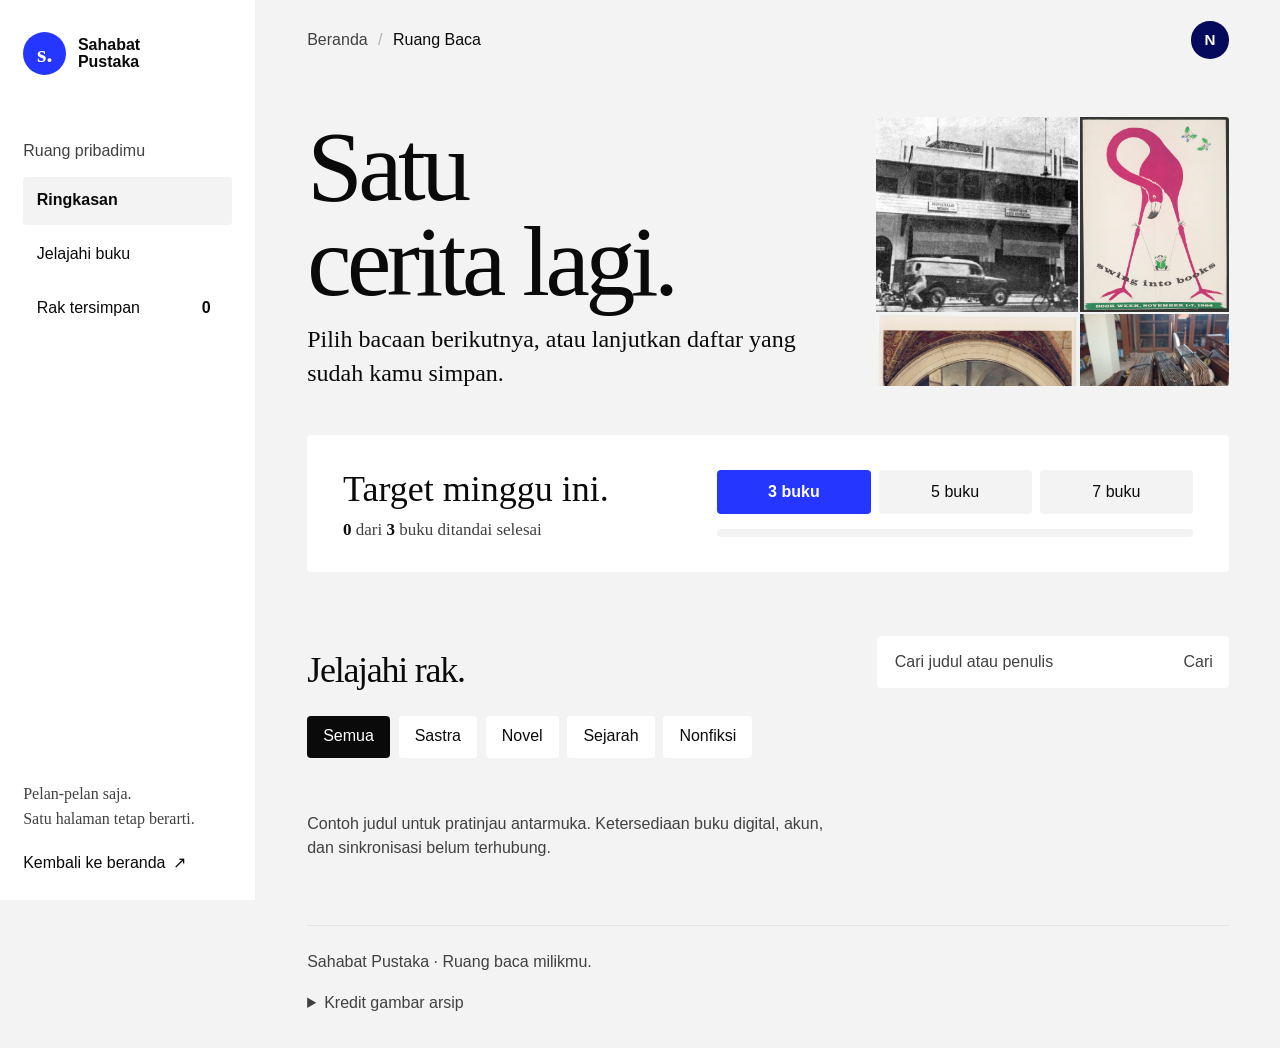
<file: pp.html>
<!doctype html>
<html lang="id">
  <head>
    <meta charset="utf-8" />
    <meta name="viewport" content="width=device-width, initial-scale=1" />
    <meta name="theme-color" content="#ffffff" />
    <meta
      name="description"
      content="Atur rak bacaan, temukan judul baru, dan jaga ritme membaca di Sahabat Pustaka."
    />
    <title>Ruang Baca — Sahabat Pustaka</title>
    <script>
      document.documentElement.classList.add("js");
    </script>
    <link rel="preconnect" href="https://api.fontshare.com" />
    <link rel="preconnect" href="https://cdn.fontshare.com" crossorigin />
    <link
      href="https://api.fontshare.com/v2/css?f[]=erode@400,500,600&display=swap"
      rel="stylesheet"
    />
    <link rel="stylesheet" href="styles.css" />
  </head>
  <body class="app-body">
    <div class="app-shell">
      <aside class="app-sidebar" aria-label="Navigasi ruang baca">
        <div class="sidebar-header">
          <a
            class="wordmark app-wordmark"
            href="index.html"
            aria-label="Sahabat Pustaka, halaman utama"
          >
            <span class="wordmark-mark" aria-hidden="true">s.</span>
            <span>Sahabat<br />Pustaka</span>
          </a>
          <div class="mobile-actions">
            <a
              class="mobile-back-link"
              href="index.html"
              aria-label="Kembali ke beranda"
            >
              <span aria-hidden="true">←</span> Beranda
            </a>
            <span class="profile-mark mobile-profile" aria-hidden="true"
              >N</span
            >
          </div>
        </div>
        <p class="sidebar-label">Ruang pribadimu</p>
        <nav class="app-nav" aria-label="Menu ruang baca">
          <button
            class="app-nav-link is-active"
            type="button"
            data-view="ringkasan"
            aria-current="page"
          >
            Ringkasan
          </button>
          <button class="app-nav-link" type="button" data-view="jelajahi">
            Jelajahi buku
          </button>
          <button class="app-nav-link" type="button" data-view="tersimpan">
            Rak tersimpan <span class="saved-count" data-saved-count>0</span>
          </button>
        </nav>
        <div class="sidebar-bottom">
          <p>Pelan-pelan saja.<br />Satu halaman tetap berarti.</p>
          <a href="index.html"
            >Kembali ke beranda <span aria-hidden="true">↗</span></a
          >
        </div>
      </aside>

      <main class="app-main">
        <header class="app-topbar">
          <nav class="breadcrumb" aria-label="Navigasi rekam jejak">
            <a href="index.html">Beranda</a>
            <span class="breadcrumb-separator" aria-hidden="true">/</span>
            <span aria-current="page">Ruang Baca</span>
          </nav>
          <div class="topbar-actions">
            <span
              class="profile-mark desktop-profile"
              aria-label="Profil pembaca"
              >N</span
            >
          </div>
        </header>

        <section class="app-welcome" aria-labelledby="app-title">
          <div class="welcome-copy">
            <h1 class="app-title" id="app-title" data-reveal>
              Satu cerita lagi.
            </h1>
            <p class="app-lead" data-reveal style="--reveal-delay: 80ms">
              Pilih bacaan berikutnya, atau lanjutkan daftar yang sudah kamu
              simpan.
            </p>
          </div>
          <div
            class="welcome-mosaic"
            aria-label="Arsip literasi Indonesia dan sejarah buku"
            data-reveal
            style="--reveal-delay: 160ms"
          >
            <img
              src="assets/yogyakarta-library-and-hatta-foundation-library-daerah.jpg"
              width="1384"
              height="1120"
              alt="Suasana Perpustakaan Yogyakarta pada 1953"
              loading="lazy"
            />
            <img
              src="assets/swing-into-books-book-week-november-1.jpg"
              width="1920"
              height="2512"
              alt="Poster pekan buku karya Bruno Munari, 1964"
              loading="lazy"
            />
            <img
              src="assets/manuscript-book-mural-in-evolution-of-the.jpg"
              width="1920"
              height="1553"
              alt="Mural tentang manuskrip karya John White Alexander, 1896"
              loading="lazy"
            />
            <img
              src="assets/lontar-manuscripts.jpg"
              width="1920"
              height="1440"
              alt="Koleksi naskah lontar di Bali"
              loading="lazy"
            />
          </div>
        </section>

        <section class="goal-section" data-ui aria-labelledby="goal-title">
          <div class="goal-copy" data-reveal>
            <h2 id="goal-title">Target minggu ini.</h2>
            <p>
              <strong data-goal-progress>0</strong> dari
              <strong data-goal-target>3</strong> buku ditandai selesai
            </p>
          </div>
          <div class="goal-controls" data-reveal style="--reveal-delay: 100ms">
            <div
              class="goal-options"
              role="group"
              aria-label="Pilih target buku per minggu"
            >
              <button type="button" data-goal="3" aria-pressed="true">
                3 buku
              </button>
              <button type="button" data-goal="5" aria-pressed="false">
                5 buku
              </button>
              <button type="button" data-goal="7" aria-pressed="false">
                7 buku
              </button>
            </div>
            <div
              class="goal-track"
              role="progressbar"
              aria-label="Kemajuan target baca mingguan"
              aria-valuemin="0"
              aria-valuemax="3"
              aria-valuenow="0"
            >
              <span class="goal-fill"></span>
            </div>
          </div>
        </section>

        <section class="library-section" aria-labelledby="library-title">
          <div class="library-heading">
            <div>
              <h2 id="library-title" data-reveal>Jelajahi rak.</h2>
            </div>
            <label
              class="search-field"
              data-reveal
              style="--reveal-delay: 80ms"
            >
              <span class="visually-hidden">Cari judul atau penulis</span>
              <input
                type="search"
                placeholder="Cari judul atau penulis"
                autocomplete="off"
                data-search
              />
              <span class="search-hint" aria-hidden="true">Cari</span>
            </label>
          </div>
          <div
            class="filter-list"
            role="group"
            aria-label="Filter kategori"
            data-reveal
            style="--reveal-delay: 150ms"
          >
            <button
              type="button"
              class="filter-button is-selected"
              data-filter="Semua"
              aria-pressed="true"
            >
              Semua
            </button>
            <button
              type="button"
              class="filter-button"
              data-filter="Sastra"
              aria-pressed="false"
            >
              Sastra
            </button>
            <button
              type="button"
              class="filter-button"
              data-filter="Novel"
              aria-pressed="false"
            >
              Novel
            </button>
            <button
              type="button"
              class="filter-button"
              data-filter="Sejarah"
              aria-pressed="false"
            >
              Sejarah
            </button>
            <button
              type="button"
              class="filter-button"
              data-filter="Nonfiksi"
              aria-pressed="false"
            >
              Nonfiksi
            </button>
          </div>
          <div class="book-list" data-book-list aria-live="polite"></div>
          <p class="empty-state" data-empty-state hidden>
            Tidak ada buku yang cocok. Coba kata pencarian atau kategori lain.
          </p>
          <p class="catalog-disclaimer">
            Contoh judul untuk pratinjau antarmuka. Ketersediaan buku digital,
            akun, dan sinkronisasi belum terhubung.
          </p>
        </section>

        <footer class="app-footer">
          <span>Sahabat Pustaka · Ruang baca milikmu.</span>
          <details class="app-credits">
            <summary>Kredit gambar arsip</summary>
            <ul>
              <li>
                <a
                  href="https://commons.wikimedia.org/wiki/File:Yogyakarta_Library_and_Hatta_Foundation_Library,_Daerah_Istimewa_Jogjakarta_(1953),_p879.jpg"
                  >Perpustakaan Yogyakarta dan Yayasan Hatta, 1953</a
                >
                · domain publik · Wikimedia Commons.
              </li>
              <li>
                <a
                  href="https://commons.wikimedia.org/wiki/File:Swing_into_books,_Book_week,_November_1-7,_1964.jpg"
                  >“Swing into books”, 1964</a
                >
                · Bruno Munari · domain publik · Wikimedia Commons.
              </li>
              <li>
                <a
                  href="https://commons.wikimedia.org/wiki/File:Manuscript_Book_mural_in_Evolution_of_the_Book_series,_John_W._Alexander._Library_of_Congress_Thomas_Jefferson_Building,_Washington,_D.C._LCCN2005675759.jpg"
                  >Mural “Manuscript Book”, 1896</a
                >
                · John White Alexander · domain publik · Wikimedia Commons.
              </li>
              <li>
                <a
                  href="https://commons.wikimedia.org/wiki/File:Lontar_manuscripts.jpg"
                  >“Lontar manuscripts”</a
                >
                · Carma citrawati · CC BY-SA 4.0 · Wikimedia Commons.
              </li>
            </ul>
          </details>
        </footer>
      </main>
    </div>
    <div class="toast" role="status" aria-live="polite" data-toast></div>
    <script src="site.js" defer></script>
    <script src="app.js" defer></script>
  </body>
</html>
</file>
<file: styles.css>
:root {
  --site-spacing-1-rem: 1rem;
  --site-viewport-size-3-2-vw: 3.2vw;
  --site-spacing-3-5-rem: 3.5rem;
  --site-type-size-3-125-rem: 3.125rem;
  --site-type-scale-7-8-vw: 7.8vw;
  --site-type-size-7-rem: 7rem;
  --site-type-size-2-25-rem: 2.25rem;
  --site-type-size-1-5-rem: 1.5rem;
  --site-type-size-1-0625-rem: 1.0625rem;
  --site-type-size-1-rem: 1rem;
  --site-easing-point-0-22: 0.22;
  --site-easing-point-1: 1;
  --site-easing-point-0-36: 0.36;
  --site-easing-point-0-32: 0.32;
  --site-easing-point-0-72: 0.72;
  --site-easing-point-0: 0;
  --site-numeric-value-0: 0;
  --site-line-height-1-55: 1.55;
  --site-border-size-2-px: 2px;
  --site-spacing-6-rem: 6rem;
  --site-viewport-size-12-vw: 12vw;
  --site-spacing-12-rem: 12rem;
  --site-line-height-1-4: 1.4;
  --site-text-measure-18-ch: 18ch;
  --site-line-height-0-98: 0.98;
  --site-letter-spacing-negative-0-035-em: -0.035em;
  --site-font-weight-500: 500;
  --site-element-size-6-25-rem: 6.25rem;
  --site-spacing-2-rem: 2rem;
  --site-spacing-0-72-rem: 0.72rem;
  --site-font-weight-600: 600;
  --site-line-height-1-05: 1.05;
  --site-element-size-2-7-rem: 2.7rem;
  --site-proportion-50-percent: 50%;
  --site-line-height-1: 1;
  --site-spacing-1-2-rem: 1.2rem;
  --site-viewport-size-3-vw: 3vw;
  --site-spacing-3-2-rem: 3.2rem;
  --site-spacing-0-6-rem: 0.6rem;
  --site-motion-duration-220-ms: 220ms;
  --site-transform-distance-negative-2-px: -2px;
  --site-spacing-4-rem: 4rem;
  --site-viewport-size-8-vw: 8vw;
  --site-spacing-8-rem: 8rem;
  --site-element-size-13-rem: 13rem;
  --site-viewport-size-25-vw: 25vw;
  --site-element-size-24-rem: 24rem;
  --site-grid-track-1-3-fr: 1.3fr;
  --site-grid-track-0-72-fr: 0.72fr;
  --site-grid-track-1-fr: 1fr;
  --site-grid-track-0-9-fr: 0.9fr;
  --site-spacing-2-px: 2px;
  --site-proportion-100-percent: 100%;
  --site-motion-duration-900-ms: 900ms;
  --site-transform-scale-1-035: 1.035;
  --site-image-crop-52-percent: 52%;
  --site-image-crop-50-percent: 50%;
  --site-image-crop-44-percent: 44%;
  --site-image-crop-54-percent: 54%;
  --site-image-crop-48-percent: 48%;
  --site-grid-share-42-percent: 42%;
  --site-grid-track-0: 0;
  --site-spacing-1-5-rem: 1.5rem;
  --site-spacing-2-5-rem: 2.5rem;
  --site-viewport-size-6-vw: 6vw;
  --site-numeric-value-1: 1;
  --site-numeric-value-2: 2;
  --site-text-measure-17-ch: 17ch;
  --site-spacing-0-9-rem: 0.9rem;
  --site-text-measure-12-ch: 12ch;
  --site-line-height-0-9: 0.9;
  --site-letter-spacing-negative-0-045-em: -0.045em;
  --site-spacing-0-1-em: 0.1em;
  --site-spacing-1-6-rem: 1.6rem;
  --site-spacing-3-rem: 3rem;
  --site-text-measure-37-ch: 37ch;
  --site-element-size-3-6-rem: 3.6rem;
  --site-spacing-1-3-rem: 1.3rem;
  --site-spacing-0-5-rem: 0.5rem;
  --site-spacing-0-55-rem: 0.55rem;
  --site-spacing-1-45-rem: 1.45rem;
  --site-corner-radius-999-px: 999px;
  --site-type-size-0-94-rem: 0.94rem;
  --site-motion-duration-240-ms: 240ms;
  --site-transform-scale-1-015: 1.015;
  --site-transform-scale-0-98: 0.98;
  --site-element-size-2-5-rem: 2.5rem;
  --site-color-component-255: 255;
  --site-color-component-18-percent: 18%;
  --site-type-size-1-15-rem: 1.15rem;
  --site-transform-distance-3-px: 3px;
  --site-transform-scale-1-05: 1.05;
  --site-spacing-1-4-rem: 1.4rem;
  --site-spacing-0-7-rem: 0.7rem;
  --site-element-size-2-6-rem: 2.6rem;
  --site-element-size-0-3-rem: 0.3rem;
  --site-spacing-1-15-rem: 1.15rem;
  --site-element-size-66-rem: 66rem;
  --site-text-measure-47-ch: 47ch;
  --site-spacing-1-8-rem: 1.8rem;
  --site-line-height-1-45: 1.45;
  --site-viewport-size-7-vw: 7vw;
  --site-spacing-6-5-rem: 6.5rem;
  --site-spacing-2-6-rem: 2.6rem;
  --site-spacing-0-3-rem: 0.3rem;
  --site-letter-spacing-negative-0-025-em: -0.025em;
  --site-flex-factor-0: 0;
  --site-spacing-0-2-rem: 0.2rem;
  --site-grid-track-3: 3;
  --site-viewport-size-2-8-vw: 2.8vw;
  --site-viewport-size-4-vw: 4vw;
  --site-spacing-3-7-rem: 3.7rem;
  --site-element-size-9-rem: 9rem;
  --site-viewport-size-17-vw: 17vw;
  --site-element-size-16-rem: 16rem;
  --site-spacing-0-75-rem: 0.75rem;
  --site-viewport-size-1-7-vw: 1.7vw;
  --site-spacing-1-35-rem: 1.35rem;
  --site-text-measure-15-ch: 15ch;
  --site-line-height-1-3: 1.3;
  --site-letter-spacing-0: 0;
  --site-spacing-0-85-rem: 0.85rem;
  --site-line-height-1-2: 1.2;
  --site-spacing-2-2-rem: 2.2rem;
  --site-dimension-3-2-rem: 3.2rem;
  --site-color-component-0-25-rem: 0.25rem;
  --site-line-height-1-1: 1.1;
  --site-text-measure-43-ch: 43ch;
  --site-color-component-86-percent: 86%;
  --site-proportion-42-percent: 42%;
  --site-viewport-size-5-vw: 5vw;
  --site-spacing-4-5-rem: 4.5rem;
  --site-spacing-0-45-rem: 0.45rem;
  --site-element-size-4-5-rem: 4.5rem;
  --site-element-size-7-rem: 7rem;
  --site-dimension-6-rem: 6rem;
  --site-grid-track-0-5-fr: 0.5fr;
  --site-dimension-12-rem: 12rem;
  --site-grid-track-1-25-fr: 1.25fr;
  --site-dimension-11-rem: 11rem;
  --site-dimension-2-rem: 2rem;
  --site-border-size-0-25-rem: 0.25rem;
  --site-transform-distance-5-px: 5px;
  --site-spacing-5-rem: 5rem;
  --site-viewport-size-10-vw: 10vw;
  --site-spacing-10-rem: 10rem;
  --site-text-measure-10-ch: 10ch;
  --site-spacing-0-4-rem: 0.4rem;
  --site-line-height-0-92: 0.92;
  --site-element-size-17-rem: 17rem;
  --site-letter-spacing-negative-0-04-em: -0.04em;
  --site-spacing-0-8-rem: 0.8rem;
  --site-opacity-0: 0;
  --site-opacity-1: 1;
  --site-motion-duration-760-ms: 760ms;
  --site-transform-distance-110-percent: 110%;
  --site-motion-delay-130-ms: 130ms;
  --site-transform-factor-0: 0;
  --site-viewport-size-100-dvh: 100dvh;
  --site-dimension-16-rem: 16rem;
  --site-color-component-1-px: 1px;
  --site-color-component-0: 0;
  --site-color-component-0-06: 0.06;
  --site-spacing-0-35-rem: 0.35rem;
  --site-element-size-3-rem: 3rem;
  --site-corner-radius-4-px: 4px;
  --site-motion-duration-200-ms: 200ms;
  --site-motion-duration-180-ms: 180ms;
  --site-color-component-0-03: 0.03;
  --site-element-size-1-5-rem: 1.5rem;
  --site-spacing-0-25-rem: 0.25rem;
  --site-element-size-82-rem: 82rem;
  --site-text-measure-60-ch: 60ch;
  --site-element-size-5-rem: 5rem;
  --site-spacing-0-65-rem: 0.65rem;
  --site-color-component-0-28: 0.28;
  --site-element-size-2-35-rem: 2.35rem;
  --site-type-size-0-95-rem: 0.95rem;
  --site-dimension-14-rem: 14rem;
  --site-grid-track-0-85-fr: 0.85fr;
  --site-spacing-2-8-rem: 2.8rem;
  --site-text-measure-16-ch: 16ch;
  --site-line-height-0-95: 0.95;
  --site-text-measure-38-ch: 38ch;
  --site-element-size-11-rem: 11rem;
  --site-viewport-size-21-vw: 21vw;
  --site-element-size-20-rem: 20rem;
  --site-grid-track-1-15-fr: 1.15fr;
  --site-corner-radius-3-px: 3px;
  --site-image-crop-38-percent: 38%;
  --site-image-crop-45-percent: 45%;
  --site-image-crop-55-percent: 55%;
  --site-motion-duration-1-2-s: 1.2s;
  --site-transform-scale-1-06: 1.06;
  --site-transform-scale-1: 1;
  --site-dimension-15-rem: 15rem;
  --site-element-size-2-75-rem: 2.75rem;
  --site-element-size-0-5-rem: 0.5rem;
  --site-spacing-0-95-rem: 0.95rem;
  --site-motion-duration-550-ms: 550ms;
  --site-dimension-6-5-rem: 6.5rem;
  --site-element-size-22-rem: 22rem;
  --site-proportion-48-percent: 48%;
  --site-element-size-3-2-rem: 3.2rem;
  --site-border-size-3-px: 3px;
  --site-element-size-2-65-rem: 2.65rem;
  --site-dimension-4-rem: 4rem;
  --site-dimension-7-rem: 7rem;
  --site-grid-track-0-8-fr: 0.8fr;
  --site-grid-track-0-7-fr: 0.7fr;
  --site-viewport-size-1-8-vw: 1.8vw;
  --site-element-size-6-4-rem: 6.4rem;
  --site-transform-distance-4-px: 4px;
  --site-color-component-3-px: 3px;
  --site-color-component-12-px: 12px;
  --site-color-component-0-04: 0.04;
  --site-element-size-3-5-rem: 3.5rem;
  --site-element-size-4-6-rem: 4.6rem;
  --site-corner-radius-2-px: 2px;
  --site-line-height-1-12: 1.12;
  --site-element-size-0-45-rem: 0.45rem;
  --site-spacing-0-px: 0px;
  --site-element-size-26-rem: 26rem;
  --site-viewport-size-100-vw: 100vw;
  --site-element-size-2-rem: 2rem;
  --site-transform-distance-0-8-rem: 0.8rem;
  --site-layer-100: 100;
  --site-color-component-4-px: 4px;
  --site-color-component-16-px: 16px;
  --site-color-component-0-18: 0.18;
  --site-element-size-1-px: 1px;
  --site-transform-distance-50-percent: 50%;
  --site-spacing-1-1-rem: 1.1rem;
  --site-dimension-0-2-em: 0.2em;
  --site-dimension-1-5-rem: 1.5rem;
  --site-layer-50: 50;
  --site-viewport-size-3-5-vw: 3.5vw;
  --site-color-component-0-08: 0.08;
  --site-color-component-2-px: 2px;
  --site-color-component-10-px: 10px;
  --site-type-size-0-875-rem: 0.875rem;
  --site-viewport-size-26-vw: 26vw;
  --site-spacing-1-25-rem: 1.25rem;
  --site-dimension-3-6-rem: 3.6rem;
  --site-grid-track-1-4-fr: 1.4fr;
  --site-element-size-5-5-rem: 5.5rem;
  --site-spacing-1-px: 1px;
  --site-text-measure-32-ch: 32ch;
  --site-element-size-3-25-rem: 3.25rem;
  --site-element-size-2-25-rem: 2.25rem;
  --site-element-size-8-7-rem: 8.7rem;
  --site-spacing-negative-1-2-rem: -1.2rem;
  --site-numeric-value-3: 3;
  --site-type-size-0-8125-rem: 0.8125rem;
  --site-element-size-1-35-rem: 1.35rem;
  --site-type-size-0-75-rem: 0.75rem;
  --site-element-size-11-5-rem: 11.5rem;
  --site-dimension-5-rem: 5rem;
  --site-element-size-5-2-rem: 5.2rem;
  --site-type-size-2-2-rem: 2.2rem;
  --site-type-scale-11-vw: 11vw;
  --site-type-size-2-75-rem: 2.75rem;
  --site-element-size-2-1-rem: 2.1rem;
  --site-type-size-1-05-rem: 1.05rem;
  --site-spacing-0-15-rem: 0.15rem;
  --site-element-size-1-2-rem: 1.2rem;
  --site-type-size-0-7-rem: 0.7rem;
  --site-motion-duration-0-01-ms: 0.01ms;
  color-scheme: light;
  --bg: #fff;
  --surface: #f3f3f3;
  --ink: #0a0a0a;
  --muted: #404040;
  --accent: #2436ff;
  --accent-ink: #fff;
  --red: #ff3b1f;
  --blue-deep: #050a5c;
  --page-gutter: clamp(
    var(--site-spacing-1-rem),
    var(--site-viewport-size-3-2-vw),
    var(--site-spacing-3-5-rem)
  );
  --display: clamp(
    var(--site-type-size-3-125-rem),
    var(--site-type-scale-7-8-vw),
    var(--site-type-size-7-rem)
  );
  --headline: var(--site-type-size-2-25-rem);
  --lead: var(--site-type-size-1-5-rem);
  --body: var(--site-type-size-1-0625-rem);
  --small: var(--site-type-size-1-rem);
  --ease-out: cubic-bezier(
    var(--site-easing-point-0-22),
    var(--site-easing-point-1),
    var(--site-easing-point-0-36),
    var(--site-easing-point-1)
  );
  --ease-motion: cubic-bezier(
    var(--site-easing-point-0-32),
    var(--site-easing-point-0-72),
    var(--site-easing-point-0),
    var(--site-easing-point-1)
  );
}

* {
  box-sizing: border-box;
}
html {
  scroll-behavior: smooth;
}
body {
  margin: var(--site-numeric-value-0);
  background: var(--bg);
  color: var(--ink);
  font-family: "Erode", Georgia, serif;
  font-size: var(--body);
  line-height: var(--site-line-height-1-55);
  font-kerning: normal;
  text-rendering: optimizeLegibility;
}
button,
input {
  font: inherit;
}
button,
a,
summary {
  -webkit-tap-highlight-color: transparent;
}
a {
  color: inherit;
  text-decoration: none;
}
button {
  color: inherit;
}
img {
  display: block;
  max-width: 100%;
}
figure,
p,
h1,
h2,
h3,
h4 {
  margin: var(--site-numeric-value-0);
}
::selection {
  background: var(--accent);
  color: var(--accent-ink);
}
:focus-visible {
  outline: var(--site-border-size-2-px) solid var(--accent);
  outline-offset: 4px;
}
.page-wrap {
  padding-inline: var(--page-gutter);
}
.section-space {
  padding-block: clamp(
    var(--site-spacing-6-rem),
    var(--site-viewport-size-12-vw),
    var(--site-spacing-12-rem)
  );
}
.section-overline,
.hero-note,
.archive-note,
.catalog-index,
.catalog-author,
.preview-kicker,
.preview-caption,
.catalog-note,
.catalog-disclaimer,
.sidebar-label,
.app-footer,
.footer-legal {
  font-family: "DM Sans", sans-serif;
}
.section-overline {
  font-size: var(--small);
  line-height: var(--site-line-height-1-4);
}
.leaf-1 {
  right: 5%;
  top: 15%;
}

.leaf-2 {
  left: 8%;
  bottom: 12%;

  width: 65px;
  height: 120px;

  transform: rotate(-35deg);
  animation-delay: 0.7s;
}

.leaf-3 {
  right: 12%;
  bottom: 7%;

  width: 45px;
  height: 100px;

  background: var(--accent);

  opacity: 0.2;

  transform: rotate(80deg);
  animation-delay: 1.1s;
}
.hero-art {
  position: relative;

  height: 490px;

  display: grid;
  place-items: center;
}

.writer-scene {
  position: relative;

  width: 360px;
  height: 360px;

  animation: breathe 4s ease-in-out infinite;
}

.orbit {
  position: absolute;

  border: 1px solid rgba(46, 125, 50, 0.18);
  border-radius: 50%;
}

.orbit-one {
  inset: 16px 24px 44px 10px;
  animation: orbit-spin 16s linear infinite;
}

.orbit-two {
  inset: 36px 8px 22px 30px;
  animation: orbit-spin-reverse 12s linear infinite;
}

.floating-card {
  position: absolute;

  display: grid;
  place-items: center;

  width: 60px;
  height: 60px;

  border-radius: 16px;

  background: rgba(255, 255, 255, 0.85);
  border: 1px solid rgba(46, 125, 50, 0.12);
  box-shadow: 0 18px 35px rgba(46, 125, 50, 0.12);

  color: var(--primary);
  font-size: 26px;
}

.card-one {
  left: 18px;
  top: 40px;
  animation: float-card 3.2s ease-in-out infinite;
}

.card-two {
  right: 30px;
  top: 88px;
  animation: float-card 3.8s ease-in-out infinite 0.5s;
}

.book-scene {
  position: absolute;
  left: 50%;
  bottom: 12px;

  width: 280px;
  height: 240px;

  transform: translateX(-50%);
}

.book-shadow {
  position: absolute;
  left: 50%;
  bottom: 0;

  width: 220px;
  height: 26px;

  transform: translateX(-50%);

  background: rgba(31, 74, 39, 0.16);
  border-radius: 50%;
  filter: blur(10px);
}

.book-page {
  position: absolute;
  bottom: 18px;
  width: 138px;
  height: 188px;

  border-radius: 16px 18px 18px 16px;

  border: 1px solid rgba(38, 51, 42, 0.08);
  box-shadow: 0 18px 40px rgba(0, 0, 0, 0.12);
}

.page-left {
  left: 18px;
  background: linear-gradient(180deg, #ffffff, #edf7ee);
  transform: rotate(-10deg);
}

.page-right {
  right: 18px;
  padding: 22px 18px;

  background: linear-gradient(135deg, #f8f0d5, #dfeed8);
  transform: rotate(8deg);
}

.page-lines {
  display: grid;
  gap: 14px;
  padding: 26px 18px 0;
}

.page-lines span {
  display: block;
  height: 8px;
  background: rgba(46, 125, 50, 0.18);
  border-radius: 999px;
}

.page-lines span:nth-child(2) {
  width: 75%;
}

.page-lines span:nth-child(3) {
  width: 90%;
}

.page-lines span:nth-child(4) {
  width: 60%;
}
.leaf {
  position: absolute;

  width: 95px;
  height: 170px;

  background: var(--secondary);

  border-radius: 100% 0 100% 0;

  opacity: 0.35;

  transform: rotate(35deg);
  animation: leaf-drift 6s ease-in-out infinite alternate;
}

.leaf-1 {
  right: 5%;
  top: 15%;
}

.leaf-2 {
  left: 8%;
  bottom: 12%;

  width: 65px;
  height: 120px;

  transform: rotate(-35deg);
  animation-delay: 0.7s;
}

.leaf-3 {
  right: 12%;
  bottom: 7%;

  width: 45px;
  height: 100px;

  background: var(--accent);

  opacity: 0.2;

  transform: rotate(80deg);
  animation-delay: 1.1s;
}

.section-title {
  max-width: var(--site-text-measure-18-ch);
  font-size: var(--headline);
  line-height: var(--site-line-height-0-98);
  letter-spacing: var(--site-letter-spacing-negative-0-035-em);
  font-weight: var(--site-font-weight-500);
  text-wrap: balance;
}
.site-header {
  min-height: var(--site-element-size-6-25-rem);
  display: flex;
  align-items: center;
  justify-content: space-between;
  gap: var(--site-spacing-2-rem);
}
.wordmark {
  display: inline-flex;
  align-items: center;
  gap: var(--site-spacing-0-72-rem);
  font-family: "DM Sans", sans-serif;
  font-size: var(--small);
  font-weight: var(--site-font-weight-600);
  line-height: var(--site-line-height-1-05);
}
.wordmark-mark {
  width: var(--site-element-size-2-7-rem);
  height: var(--site-element-size-2-7-rem);
  display: grid;
  place-items: center;
  background: var(--accent);
  color: var(--accent-ink);
  border-radius: var(--site-proportion-50-percent);
  font-family: "Erode", Georgia, serif;
  font-size: var(--lead);
  line-height: var(--site-line-height-1);
}
.site-nav {
  display: flex;
  align-items: center;
  gap: clamp(
    var(--site-spacing-1-2-rem),
    var(--site-viewport-size-3-vw),
    var(--site-spacing-3-2-rem)
  );
  font-family: "DM Sans", sans-serif;
  font-size: var(--small);
}
.site-nav a,
.text-link,
.footer-meta > a {
  display: inline-flex;
  align-items: center;
  gap: var(--site-spacing-0-6-rem);
  transition: transform var(--site-motion-duration-220-ms) var(--ease-motion);
}
.site-nav a:hover,
.text-link:hover,
.footer-meta > a:hover {
  transform: translateY(var(--site-transform-distance-negative-2-px));
}
.nav-action {
  font-weight: var(--site-font-weight-600);
}
.nav-action span,
.text-link span {
  font-size: var(--lead);
}

.masthead {
  padding-bottom: clamp(
    var(--site-spacing-4-rem),
    var(--site-viewport-size-8-vw),
    var(--site-spacing-8-rem)
  );
}
.archive-mosaic {
  height: clamp(
    var(--site-element-size-13-rem),
    var(--site-viewport-size-25-vw),
    var(--site-element-size-24-rem)
  );
  display: grid;
  grid-template-columns:
    var(--site-grid-track-1-3-fr) var(--site-grid-track-0-72-fr)
    var(--site-grid-track-1-fr) var(--site-grid-track-0-9-fr);
  overflow: hidden;
  background: var(--surface);
}
.mosaic-image {
  min-width: var(--site-numeric-value-0);
  position: relative;
  overflow: hidden;
}
.mosaic-image + .mosaic-image {
  margin-left: var(--site-spacing-2-px);
}
.mosaic-image img {
  width: var(--site-proportion-100-percent);
  height: var(--site-proportion-100-percent);
  object-fit: cover;
  transition: transform var(--site-motion-duration-900-ms) var(--ease-motion);
}
.mosaic-image:hover img {
  transform: scale(var(--site-transform-scale-1-035));
}
.mosaic-yogyakarta img {
  object-position: var(--site-image-crop-52-percent)
    var(--site-image-crop-50-percent);
}
.mosaic-poster img {
  object-position: var(--site-image-crop-50-percent)
    var(--site-image-crop-44-percent);
}
.mosaic-mural img {
  object-position: var(--site-image-crop-54-percent)
    var(--site-image-crop-44-percent);
}
.mosaic-study img {
  object-position: var(--site-image-crop-48-percent)
    var(--site-image-crop-54-percent);
}
.hero-copy {
  width: var(--site-proportion-100-percent);
  display: grid;
  grid-template-columns: var(--site-grid-share-42-percent) minmax(
      var(--site-grid-track-0),
      var(--site-grid-track-1-fr)
    );
  column-gap: var(--site-spacing-1-5-rem);
  padding-top: clamp(
    var(--site-spacing-2-5-rem),
    var(--site-viewport-size-6-vw),
    var(--site-spacing-6-rem)
  );
}
.hero-note {
  grid-column: var(--site-numeric-value-1);
  grid-row: var(--site-numeric-value-1) / span var(--site-numeric-value-2);
  align-self: start;
  max-width: var(--site-text-measure-17-ch);
  padding-top: var(--site-spacing-0-9-rem);
  font-size: var(--small);
}
.display-title {
  grid-column: var(--site-numeric-value-2);
  max-width: var(--site-text-measure-12-ch);
  font-size: var(--display);
  font-weight: var(--site-font-weight-500);
  line-height: var(--site-line-height-0-9);
  letter-spacing: var(--site-letter-spacing-negative-0-045-em);
  text-wrap: balance;
}
.masked-line {
  display: block;
  overflow: hidden;
  padding-bottom: var(--site-spacing-0-1-em);
  margin-bottom: -0.1em;
}
.masked-line > span {
  display: block;
}
.hero-bottom {
  grid-column: var(--site-numeric-value-2);
  display: flex;
  align-items: end;
  justify-content: space-between;
  gap: var(--site-spacing-2-rem);
  margin-top: clamp(
    var(--site-spacing-1-6-rem),
    var(--site-viewport-size-3-2-vw),
    var(--site-spacing-3-rem)
  );
}
.hero-description {
  max-width: var(--site-text-measure-37-ch);
  font-size: var(--lead);
  line-height: var(--site-line-height-1-4);
}
.button {
  display: inline-flex;
  min-height: var(--site-element-size-3-6-rem);
  align-items: center;
  justify-content: space-between;
  gap: var(--site-spacing-1-3-rem);
  padding: var(--site-spacing-0-5-rem) var(--site-spacing-0-55-rem)
    var(--site-spacing-0-5-rem) var(--site-spacing-1-45-rem);
  border: var(--site-numeric-value-0);
  border-radius: var(--site-corner-radius-999-px);
  font-family: "DM Sans", sans-serif;
  font-size: var(--site-type-size-0-94-rem);
  font-weight: var(--site-font-weight-600);
  transition: transform var(--site-motion-duration-240-ms) var(--ease-motion);
  white-space: nowrap;
}
.button:hover {
  transform: translateY(var(--site-transform-distance-negative-2-px))
    scale(var(--site-transform-scale-1-015));
}
.button:active {
  transform: scale(var(--site-transform-scale-0-98));
}
.button-blue {
  background: var(--accent);
  color: var(--accent-ink);
}
.button-paper {
  background: var(--bg);
  color: var(--ink);
}
.button-arrow {
  width: var(--site-element-size-2-5-rem);
  height: var(--site-element-size-2-5-rem);
  display: grid;
  place-items: center;
  border-radius: var(--site-proportion-50-percent);
  background: rgb(
    var(--site-color-component-255) var(--site-color-component-255)
      var(--site-color-component-255) / var(--site-color-component-18-percent)
  );
  font-size: var(--site-type-size-1-15-rem);
  transition: transform var(--site-motion-duration-240-ms) var(--ease-motion);
}
.button-paper .button-arrow {
  background: var(--surface);
}
.button:hover .button-arrow {
  transform: translate(
      var(--site-transform-distance-3-px),
      var(--site-transform-distance-negative-2-px)
    )
    scale(var(--site-transform-scale-1-05));
}
.archive-note {
  grid-column: var(--site-numeric-value-2);
  margin-top: var(--site-spacing-1-4-rem);
  color: var(--muted);
  font-size: var(--small);
}

.showcase-section {
  display: grid;
  grid-template-columns: var(--site-grid-share-42-percent) minmax(
      var(--site-grid-track-0),
      var(--site-grid-track-1-fr)
    );
  gap: var(--site-spacing-1-5-rem);
  align-items: start;
  background: var(--surface);
}
.section-aside {
  padding-top: var(--site-spacing-0-7-rem);
  font-size: var(--small);
}
.aside-mark {
  width: var(--site-element-size-2-6-rem);
  height: var(--site-element-size-0-3-rem);
  display: block;
  margin-bottom: var(--site-spacing-1-15-rem);
  background: var(--red);
}
.showcase-content {
  max-width: var(--site-element-size-66-rem);
}
.section-intro {
  max-width: var(--site-text-measure-47-ch);
  margin-top: var(--site-spacing-1-8-rem);
  font-size: var(--lead);
  line-height: var(--site-line-height-1-45);
}
.reading-preview {
  margin-top: clamp(
    var(--site-spacing-3-rem),
    var(--site-viewport-size-7-vw),
    var(--site-spacing-6-5-rem)
  );
  padding: clamp(
    var(--site-spacing-1-3-rem),
    var(--site-viewport-size-3-vw),
    var(--site-spacing-2-6-rem)
  );
  background: var(--bg);
}
.preview-heading {
  display: flex;
  align-items: start;
  justify-content: space-between;
  gap: var(--site-spacing-1-5-rem);
}
.preview-kicker {
  font-size: var(--small);
  color: var(--muted);
}
.preview-heading h3 {
  margin-top: var(--site-spacing-0-3-rem);
  font-size: var(--headline);
  line-height: var(--site-line-height-1-05);
  font-weight: var(--site-font-weight-500);
  letter-spacing: var(--site-letter-spacing-negative-0-025-em);
}
.preview-heading > a {
  display: inline-flex;
  flex: var(--site-flex-factor-0) var(--site-flex-factor-0) auto;
  gap: var(--site-spacing-0-5-rem);
  padding-top: var(--site-spacing-0-2-rem);
  font-family: "DM Sans", sans-serif;
  font-size: var(--small);
}
.preview-shelf {
  display: grid;
  grid-template-columns: repeat(
    var(--site-grid-track-3),
    minmax(var(--site-grid-track-0), var(--site-grid-track-1-fr))
  );
  gap: clamp(
    var(--site-spacing-1-2-rem),
    var(--site-viewport-size-2-8-vw),
    var(--site-spacing-3-rem)
  );
  margin-top: clamp(
    var(--site-spacing-2-rem),
    var(--site-viewport-size-4-vw),
    var(--site-spacing-3-7-rem)
  );
}
.preview-book {
  min-width: var(--site-numeric-value-0);
}
.book-cover {
  min-height: clamp(
    var(--site-element-size-9-rem),
    var(--site-viewport-size-17-vw),
    var(--site-element-size-16-rem)
  );
  display: flex;
  flex-direction: column;
  justify-content: space-between;
  padding: clamp(
    var(--site-spacing-0-75-rem),
    var(--site-viewport-size-1-7-vw),
    var(--site-spacing-1-35-rem)
  );
  color: var(--bg);
  font-size: var(--lead);
  line-height: var(--site-line-height-0-98);
  letter-spacing: var(--site-letter-spacing-negative-0-035-em);
}
.cover-blue {
  background: var(--accent);
}
.cover-red {
  background: var(--red);
  color: var(--ink);
}
.cover-ink {
  background: var(--ink);
}
.cover-author {
  max-width: var(--site-text-measure-15-ch);
  font-family: "DM Sans", sans-serif;
  font-size: var(--small);
  line-height: var(--site-line-height-1-3);
  letter-spacing: var(--site-letter-spacing-0);
}
.preview-book h4 {
  margin-top: var(--site-spacing-0-85-rem);
  font-size: var(--body);
  line-height: var(--site-line-height-1-2);
  font-weight: var(--site-font-weight-500);
}
.preview-book p {
  margin-top: var(--site-spacing-0-2-rem);
  color: var(--muted);
  font-family: "DM Sans", sans-serif;
  font-size: var(--small);
}
.preview-caption {
  margin-top: var(--site-spacing-2-2-rem);
  color: var(--muted);
  font-size: var(--small);
}

.method-section {
  background: var(--blue-deep);
  color: var(--bg);
}
.method-inner {
  display: grid;
  grid-template-columns: 42% minmax(0, 1fr);
  gap: var(--site-spacing-1-5-rem);
}
.method-heading {
  align-self: start;
}
.method-heading .section-title {
  max-width: var(--site-text-measure-18-ch);
}
.method-list {
  display: grid;
  gap: 0;
  margin: var(--site-numeric-value-0);
  padding: 0;
  list-style: none;
}
.method-list li {
  display: grid;
  grid-template-columns: var(--site-dimension-3-2-rem) minmax(
      var(--site-grid-track-0),
      var(--site-grid-track-1-fr)
    );
  gap: var(--site-spacing-1-2-rem);
  padding-block: var(--site-spacing-1-45-rem);
}
.method-list li + li {
  border-top: var(--site-color-component-0-25-rem) solid
    rgb(
      var(--site-color-component-255) var(--site-color-component-255)
        var(--site-color-component-255) / var(--site-color-component-18-percent)
    );
}
.method-symbol {
  color: var(--red);
  font-family: "DM Sans", sans-serif;
  font-size: var(--site-type-size-1-rem);
}
.method-list h3 {
  font-size: var(--lead);
  font-weight: 500;
  line-height: var(--site-line-height-1-1);
}
.method-list p {
  max-width: var(--site-text-measure-43-ch);
  margin-top: 0.55rem;
  color: rgb(
    var(--site-color-component-255) var(--site-color-component-255)
      var(--site-color-component-255) / var(--site-color-component-86-percent)
  );
}

.catalog-heading {
  display: flex;
  align-items: end;
  justify-content: space-between;
  gap: var(--site-spacing-2-rem);
  margin-left: var(--site-proportion-42-percent);
  margin-bottom: clamp(
    var(--site-spacing-2-5-rem),
    var(--site-viewport-size-5-vw),
    var(--site-spacing-4-5-rem)
  );
}
.catalog-heading .section-title {
  margin-top: var(--site-spacing-0-7-rem);
}
.text-link {
  padding-bottom: var(--site-spacing-0-45-rem);
  font-family: "DM Sans", sans-serif;
  font-size: var(--small);
  font-weight: 600;
}
.catalog-list {
  margin-left: var(--site-proportion-42-percent);
}
.catalog-row {
  min-height: clamp(
    var(--site-element-size-4-5-rem),
    var(--site-viewport-size-8-vw),
    var(--site-element-size-7-rem)
  );
  display: grid;
  grid-template-columns:
    minmax(var(--site-dimension-6-rem), var(--site-grid-track-0-5-fr))
    minmax(var(--site-dimension-12-rem), var(--site-grid-track-1-25-fr))
    minmax(var(--site-dimension-11-rem), var(--site-grid-track-1-fr)) var(
      --site-dimension-2-rem
    );
  gap: var(--site-spacing-1-rem);
  align-items: center;
  transition: transform var(--site-motion-duration-240-ms) var(--ease-motion);
}
.catalog-row + .catalog-row {
  border-top: var(--site-border-size-0-25-rem) solid var(--surface);
}
.catalog-row:hover {
  transform: translateX(var(--site-transform-distance-5-px));
}
.catalog-index,
.catalog-author {
  color: var(--muted);
  font-size: var(--small);
}
.catalog-name {
  font-size: var(--lead);
  line-height: 1.15;
}
.catalog-arrow {
  justify-self: end;
  font-size: var(--lead);
}
.catalog-note {
  margin: var(--site-spacing-1-5-rem) var(--site-numeric-value-0)
    var(--site-numeric-value-0) var(--site-proportion-42-percent);
  color: var(--muted);
  font-size: var(--small);
}

.closing-section {
  padding-block: clamp(
    var(--site-spacing-5-rem),
    var(--site-viewport-size-10-vw),
    var(--site-spacing-10-rem)
  );
  background: var(--accent);
  color: var(--accent-ink);
}
.closing-inner {
  display: grid;
  grid-template-columns: 42% minmax(0, 1fr);
  gap: var(--site-spacing-1-5-rem);
  align-items: start;
}
.closing-title {
  grid-column: var(--site-numeric-value-2);
  max-width: var(--site-text-measure-10-ch);
  margin-top: var(--site-spacing-0-4-rem);
  font-size: var(--display);
  line-height: var(--site-line-height-0-92);
  font-weight: var(--site-font-weight-500);
  letter-spacing: var(--site-letter-spacing-negative-0-045-em);
  text-wrap: balance;
}
.closing-inner .button {
  grid-column: var(--site-numeric-value-2);
  justify-self: start;
  margin-top: var(--site-spacing-1-5-rem);
}
.closing-note {
  grid-column: var(--site-numeric-value-2);
  max-width: 38ch;
  margin-top: var(--site-spacing-1-4-rem);
}
.site-footer {
  min-height: var(--site-element-size-17-rem);
  display: grid;
  grid-template-columns: var(--site-grid-share-42-percent) minmax(
      var(--site-grid-track-0),
      var(--site-grid-track-1-fr)
    );
  column-gap: var(--site-spacing-1-5-rem);
  align-content: space-between;
  padding-block: var(--site-spacing-3-rem) var(--site-spacing-2-rem);
}
.footer-wordmark {
  font-size: var(--headline);
  line-height: 0.95;
  letter-spacing: var(--site-letter-spacing-negative-0-04-em);
}
.footer-brand > p {
  margin-top: var(--site-spacing-0-9-rem);
  font-size: var(--small);
}
.footer-meta {
  display: flex;
  flex-direction: column;
  align-items: start;
  gap: 1.2rem;
  font-family: "DM Sans", sans-serif;
  font-size: var(--small);
}
.image-credits {
  width: var(--site-proportion-100-percent);
  max-width: 43rem;
}
.image-credits summary {
  width: fit-content;
  cursor: pointer;
}
.image-credits ul {
  display: grid;
  gap: 0.6rem;
  margin: var(--site-spacing-0-8-rem) var(--site-numeric-value-0)
    var(--site-numeric-value-0);
  padding-left: 1.1rem;
  line-height: var(--site-line-height-1-45);
}
.image-credits li a {
  text-decoration: underline;
  text-underline-offset: 0.2em;
}
.footer-legal {
  grid-column: var(--site-numeric-value-2);
  padding-top: 2.5rem;
  color: var(--muted);
  font-size: var(--small);
}

/* ==========================================================================
   Ruang Baca (App) Styles
   ========================================================================== */

.app-body {
  background: var(--surface);
  min-height: var(--site-viewport-size-100-dvh);
  overflow-x: hidden;
}

.app-shell {
  min-height: var(--site-viewport-size-100-dvh);
  display: grid;
  grid-template-columns: var(--site-dimension-16-rem) minmax(
      var(--site-grid-track-0),
      var(--site-grid-track-1-fr)
    );
  position: relative;
}

.app-sidebar {
  position: sticky;
  top: var(--site-numeric-value-0);
  height: var(--site-viewport-size-100-dvh);
  max-height: var(--site-viewport-size-100-dvh);
  overflow-y: auto;
  overscroll-behavior: contain;
  display: flex;
  flex-direction: column;
  align-items: start;
  padding: var(--site-spacing-2-rem) var(--site-spacing-1-45-rem)
    var(--site-spacing-1-5-rem);
  background: var(--bg);
  border-right: var(--site-color-component-1-px) solid
    rgba(
      var(--site-color-component-0),
      var(--site-color-component-0),
      var(--site-color-component-0),
      var(--site-color-component-0-06)
    );
  box-sizing: border-box;
}

.sidebar-header {
  width: var(--site-proportion-100-percent);
  margin-bottom: var(--site-spacing-4-rem);
}

.app-wordmark {
  margin-bottom: var(--site-numeric-value-0);
}

.mobile-actions {
  display: none;
}

.sidebar-label {
  margin-bottom: var(--site-spacing-0-8-rem);
  color: var(--muted);
  font-size: var(--small);
}

.app-nav {
  width: var(--site-proportion-100-percent);
  display: grid;
  gap: var(--site-spacing-0-35-rem);
}

.app-nav-link {
  min-height: var(--site-element-size-3-rem);
  display: flex;
  align-items: center;
  justify-content: space-between;
  padding: var(--site-numeric-value-0) var(--site-spacing-0-85-rem);
  border: var(--site-numeric-value-0);
  border-radius: var(--site-corner-radius-4-px);
  background: transparent;
  text-align: left;
  cursor: pointer;
  font-family: "DM Sans", sans-serif;
  font-size: var(--small);
  transition:
    transform var(--site-motion-duration-200-ms) var(--ease-motion),
    background var(--site-motion-duration-180-ms) ease;
}

.app-nav-link:hover {
  transform: translateX(var(--site-transform-distance-3-px));
  background: rgba(
    var(--site-color-component-0),
    var(--site-color-component-0),
    var(--site-color-component-0),
    var(--site-color-component-0-03)
  );
}

.app-nav-link.is-active {
  background: var(--surface);
  font-weight: var(--site-font-weight-600);
}

.saved-count {
  min-width: var(--site-element-size-1-5-rem);
  min-height: var(--site-element-size-1-5-rem);
  padding-inline: var(--site-spacing-0-25-rem);
  display: inline-grid;
  place-items: center;
  border-radius: var(--site-corner-radius-999-px);
  background: var(--bg);
  font-size: var(--small);
  font-weight: var(--site-font-weight-600);
  font-family: "DM Sans", sans-serif;
}

.sidebar-bottom {
  margin-top: auto;
  padding-top: var(--site-spacing-2-rem);
  font-size: var(--small);
}

.sidebar-bottom > p {
  color: var(--muted);
}

.sidebar-bottom > a {
  display: inline-flex;
  gap: var(--site-spacing-0-45-rem);
  align-items: center;
  margin-top: var(--site-spacing-1-2-rem);
  font-family: "DM Sans", sans-serif;
  font-size: var(--small);
  transition: transform var(--site-motion-duration-200-ms) var(--ease-motion);
}

.sidebar-bottom > a:hover {
  transform: translateX(var(--site-transform-distance-3-px));
}

.app-main {
  min-width: var(--site-numeric-value-0);
  width: var(--site-proportion-100-percent);
  padding: var(--site-numeric-value-0)
    clamp(
      var(--site-spacing-1-5-rem),
      var(--site-viewport-size-4-vw),
      var(--site-spacing-4-5-rem)
    );
  max-width: var(--site-element-size-82-rem);
  margin-inline: auto;
  box-sizing: border-box;
}

.app-main p {
  max-width: var(--site-text-measure-60-ch);
}

.app-topbar {
  min-height: var(--site-element-size-5-rem);
  display: flex;
  align-items: center;
  justify-content: space-between;
  gap: var(--site-spacing-1-rem);
  font-family: "DM Sans", sans-serif;
  font-size: var(--small);
}

.breadcrumb {
  display: flex;
  gap: var(--site-spacing-0-65-rem);
  align-items: center;
  color: var(--muted);
}

.breadcrumb a {
  color: var(--muted);
  transition: color var(--site-motion-duration-180-ms) ease;
}

.breadcrumb a:hover {
  color: var(--ink);
}

.breadcrumb-separator {
  color: rgba(
    var(--site-color-component-0),
    var(--site-color-component-0),
    var(--site-color-component-0),
    var(--site-color-component-0-28)
  );
}

.breadcrumb [aria-current="page"] {
  color: var(--ink);
  font-weight: var(--site-font-weight-500);
}

.topbar-actions {
  display: flex;
  align-items: center;
  gap: var(--site-spacing-0-75-rem);
}

.profile-mark {
  width: var(--site-element-size-2-35-rem);
  height: var(--site-element-size-2-35-rem);
  display: grid;
  place-items: center;
  border: var(--site-numeric-value-0);
  border-radius: var(--site-proportion-50-percent);
  background: var(--blue-deep);
  color: var(--bg);
  font-family: "DM Sans", sans-serif;
  font-weight: var(--site-font-weight-600);
  font-size: var(--site-type-size-0-95-rem);
  user-select: none;
}

.app-welcome {
  display: grid;
  grid-template-columns:
    minmax(var(--site-grid-track-0), var(--site-grid-track-1-25-fr))
    minmax(var(--site-dimension-14-rem), var(--site-grid-track-0-85-fr));
  gap: clamp(
    var(--site-spacing-1-5-rem),
    var(--site-viewport-size-4-vw),
    var(--site-spacing-4-rem)
  );
  align-items: center;
  padding-block: var(--site-spacing-2-rem) var(--site-spacing-2-8-rem);
}

.welcome-copy {
  min-width: var(--site-numeric-value-0);
}

.app-title {
  max-width: var(--site-text-measure-16-ch);
  margin-top: var(--site-spacing-0-5-rem);
  font-size: var(--display);
  line-height: var(--site-line-height-0-95);
  letter-spacing: var(--site-letter-spacing-negative-0-045-em);
  font-weight: var(--site-font-weight-500);
  text-wrap: balance;
}

.app-lead {
  max-width: var(--site-text-measure-38-ch);
  margin-top: var(--site-spacing-0-85-rem);
  font-size: var(--lead);
  line-height: var(--site-line-height-1-4);
}

.welcome-mosaic {
  height: clamp(
    var(--site-element-size-11-rem),
    var(--site-viewport-size-21-vw),
    var(--site-element-size-20-rem)
  );
  display: grid;
  grid-template-columns: var(--site-grid-track-1-15-fr) var(
      --site-grid-track-0-85-fr
    );
  grid-template-rows: var(--site-grid-track-1-fr) var(--site-grid-track-1-fr);
  gap: var(--site-spacing-2-px);
  overflow: hidden;
  background: var(--surface);
  border-radius: var(--site-corner-radius-3-px);
}

.welcome-mosaic img {
  width: var(--site-proportion-100-percent);
  height: var(--site-proportion-100-percent);
  object-fit: cover;
}

.welcome-mosaic img:nth-child(2) {
  object-position: center var(--site-image-crop-38-percent);
}
.welcome-mosaic img:nth-child(3) {
  object-position: center var(--site-image-crop-45-percent);
}
.welcome-mosaic img:nth-child(4) {
  object-position: center var(--site-image-crop-55-percent);
}
.welcome-mosaic img:first-child {
  animation: archive-settle var(--site-motion-duration-1-2-s) var(--ease-motion)
    both;
}
@keyframes archive-settle {
  from {
    transform: scale(var(--site-transform-scale-1-06));
  }
  to {
    transform: scale(var(--site-transform-scale-1));
  }
}

.goal-section {
  display: grid;
  grid-template-columns:
    minmax(var(--site-dimension-12-rem), var(--site-grid-track-0-85-fr))
    minmax(var(--site-dimension-15-rem), var(--site-grid-track-1-15-fr));
  gap: var(--site-spacing-2-rem);
  align-items: center;
  padding: var(--site-spacing-1-8-rem) var(--site-numeric-value-0);
  background: var(--bg);
  border-radius: var(--site-corner-radius-4-px);
}

.goal-copy {
  padding-left: clamp(
    var(--site-spacing-1-rem),
    var(--site-viewport-size-2-8-vw),
    var(--site-spacing-2-8-rem)
  );
}

.goal-copy h2 {
  margin-top: var(--site-spacing-0-4-rem);
  font-size: var(--headline);
  line-height: var(--site-line-height-1-1);
  font-weight: var(--site-font-weight-500);
}

.goal-copy > p:last-child {
  margin-top: var(--site-spacing-0-45-rem);
  color: var(--muted);
}

.goal-copy strong {
  color: var(--ink);
  font-weight: var(--site-font-weight-600);
}

.goal-controls {
  padding-right: clamp(
    var(--site-spacing-1-rem),
    var(--site-viewport-size-2-8-vw),
    var(--site-spacing-2-8-rem)
  );
}

.goal-options {
  display: grid;
  grid-template-columns: repeat(
    var(--site-grid-track-3),
    var(--site-grid-track-1-fr)
  );
  gap: var(--site-spacing-0-5-rem);
  width: var(--site-proportion-100-percent);
}

.goal-options button {
  min-height: var(--site-element-size-2-75-rem);
  padding: var(--site-spacing-0-45-rem) var(--site-spacing-0-5-rem);
  border: var(--site-numeric-value-0);
  border-radius: var(--site-corner-radius-4-px);
  background: var(--surface);
  cursor: pointer;
  font-family: "DM Sans", sans-serif;
  font-size: var(--small);
  text-align: center;
  width: var(--site-proportion-100-percent);
  transition:
    transform var(--site-motion-duration-200-ms) var(--ease-motion),
    background var(--site-motion-duration-180-ms) ease,
    color var(--site-motion-duration-180-ms) ease;
}

.goal-options button[aria-pressed="true"] {
  background: var(--accent);
  color: var(--accent-ink);
  font-weight: var(--site-font-weight-600);
}

.goal-options button:hover {
  transform: translateY(var(--site-transform-distance-negative-2-px));
}

.goal-track {
  height: var(--site-element-size-0-5-rem);
  margin-top: var(--site-spacing-0-95-rem);
  overflow: hidden;
  background: var(--surface);
  border-radius: var(--site-corner-radius-999-px);
}

.goal-fill {
  width: var(--site-numeric-value-0);
  height: var(--site-proportion-100-percent);
  display: block;
  background: var(--accent);
  border-radius: var(--site-corner-radius-999-px);
  transform: scaleX(var(--site-transform-factor-0));
  transform-origin: left;
  transition: transform var(--site-motion-duration-550-ms) var(--ease-motion);
}

.library-section {
  padding-block: clamp(
    var(--site-spacing-2-5-rem),
    var(--site-viewport-size-5-vw),
    var(--site-spacing-4-5-rem)
  );
  scroll-margin-top: var(--site-dimension-6-5-rem);
}

@media (min-width: 901px) {
  .library-section {
    scroll-margin-top: var(--site-dimension-2-rem);
  }
}

.library-heading {
  display: flex;
  justify-content: space-between;
  align-items: end;
  gap: var(--site-spacing-1-5-rem);
}

.library-heading h2 {
  margin-top: var(--site-spacing-0-4-rem);
  font-size: var(--headline);
  line-height: var(--site-line-height-1);
  letter-spacing: var(--site-letter-spacing-negative-0-035-em);
  font-weight: var(--site-font-weight-500);
}

.search-field {
  min-width: min(
    var(--site-element-size-22-rem),
    var(--site-proportion-48-percent)
  );
  min-height: var(--site-element-size-3-2-rem);
  display: flex;
  align-items: center;
  justify-content: space-between;
  gap: var(--site-spacing-0-75-rem);
  padding: var(--site-numeric-value-0) var(--site-spacing-1-rem);
  background: var(--bg);
  border-radius: var(--site-corner-radius-4-px);
}

.search-field input {
  width: var(--site-proportion-100-percent);
  min-width: var(--site-numeric-value-0);
  border: var(--site-numeric-value-0);
  outline: var(--site-numeric-value-0);
  background: transparent;
  color: var(--ink);
  font-family: "DM Sans", sans-serif;
  font-size: var(--site-type-size-1-rem);
}

.search-field input::placeholder {
  color: var(--muted);
}

.search-field:focus-within {
  outline: var(--site-border-size-2-px) solid var(--accent);
  outline-offset: var(--site-border-size-3-px);
}

.search-hint {
  color: var(--muted);
  font-family: "DM Sans", sans-serif;
  font-size: var(--small);
  flex-shrink: var(--site-flex-factor-0);
}

.filter-list {
  display: flex;
  gap: var(--site-spacing-0-55-rem);
  overflow-x: auto;
  padding-block: var(--site-spacing-0-35-rem);
  margin-top: var(--site-spacing-1-4-rem);
  -webkit-overflow-scrolling: touch;
  scrollbar-width: none;
}

.filter-list::-webkit-scrollbar {
  display: none;
}

.filter-button {
  flex: var(--site-flex-factor-0) var(--site-flex-factor-0) auto;
  min-height: var(--site-element-size-2-65-rem);
  padding: var(--site-spacing-0-4-rem) var(--site-spacing-1-rem);
  border: var(--site-numeric-value-0);
  border-radius: var(--site-corner-radius-4-px);
  background: var(--bg);
  cursor: pointer;
  font-family: "DM Sans", sans-serif;
  font-size: var(--small);
  white-space: nowrap;
  transition:
    transform var(--site-motion-duration-200-ms) var(--ease-motion),
    background var(--site-motion-duration-180-ms) ease,
    color var(--site-motion-duration-180-ms) ease;
}

.filter-button:hover {
  transform: translateY(var(--site-transform-distance-negative-2-px));
}

.filter-button.is-selected {
  background: var(--ink);
  color: var(--bg);
  font-weight: var(--site-font-weight-500);
}

.book-list {
  margin-top: var(--site-spacing-1-5-rem);
  display: grid;
  gap: var(--site-spacing-0-55-rem);
}

.book-row {
  display: grid;
  grid-template-columns:
    var(--site-dimension-4-rem) minmax(
      var(--site-dimension-11-rem),
      var(--site-grid-track-1-3-fr)
    )
    minmax(var(--site-dimension-7-rem), var(--site-grid-track-0-8-fr)) minmax(
      var(--site-dimension-6-5-rem),
      var(--site-grid-track-0-7-fr)
    )
    auto;
  gap: clamp(
    var(--site-spacing-0-75-rem),
    var(--site-viewport-size-1-8-vw),
    var(--site-spacing-1-6-rem)
  );
  align-items: center;
  min-height: var(--site-element-size-6-4-rem);
  padding: var(--site-spacing-0-85-rem) var(--site-spacing-1-15-rem);
  background: var(--bg);
  border-radius: var(--site-corner-radius-4-px);
  transition:
    transform var(--site-motion-duration-200-ms) var(--ease-motion),
    box-shadow var(--site-motion-duration-200-ms) var(--ease-motion);
}

.book-row:hover {
  transform: translateX(var(--site-transform-distance-4-px));
  box-shadow: var(--site-color-component-0) var(--site-color-component-3-px)
    var(--site-color-component-12-px)
    rgba(
      var(--site-color-component-0),
      var(--site-color-component-0),
      var(--site-color-component-0),
      var(--site-color-component-0-04)
    );
}

.book-spine {
  width: var(--site-element-size-3-5-rem);
  height: var(--site-element-size-4-6-rem);
  display: grid;
  place-items: center;
  padding: var(--site-spacing-0-35-rem);
  color: var(--bg);
  text-align: center;
  font-size: var(--small);
  line-height: var(--site-line-height-1-05);
  border-radius: var(--site-corner-radius-2-px);
  flex-shrink: var(--site-flex-factor-0);
}

.book-spine[data-tone="blue"] {
  background: var(--accent);
}
.book-spine[data-tone="red"] {
  background: var(--red);
  color: var(--ink);
}
.book-spine[data-tone="ink"] {
  background: var(--ink);
}
.book-spine[data-tone="deep"] {
  background: var(--blue-deep);
}

.book-info {
  min-width: var(--site-numeric-value-0);
}

.book-info h3 {
  overflow-wrap: anywhere;
  font-size: var(--lead);
  line-height: var(--site-line-height-1-12);
  font-weight: var(--site-font-weight-500);
}

.book-info p {
  margin-top: var(--site-spacing-0-25-rem);
  color: var(--muted);
  font-family: "DM Sans", sans-serif;
  font-size: var(--small);
}

.book-meta {
  color: var(--muted);
  font-family: "DM Sans", sans-serif;
  font-size: var(--small);
}

.book-status {
  display: inline-flex;
  align-items: center;
  gap: var(--site-spacing-0-45-rem);
  font-family: "DM Sans", sans-serif;
  font-size: var(--small);
  color: var(--muted);
}

.book-status::before {
  content: "";
  display: inline-block;
  width: var(--site-element-size-0-45-rem);
  height: var(--site-element-size-0-45-rem);
  border-radius: var(--site-proportion-50-percent);
  background: var(--muted);
  flex-shrink: var(--site-flex-factor-0);
}

.book-status.is-done {
  color: var(--accent);
  font-weight: var(--site-font-weight-500);
}

.book-status.is-done::before {
  background: var(--accent);
}

.book-actions {
  display: flex;
  gap: var(--site-spacing-0-45-rem);
  align-items: center;
}

.book-actions button {
  min-height: var(--site-element-size-2-65-rem);
  padding: var(--site-spacing-0-4-rem) var(--site-spacing-0-85-rem);
  border: var(--site-numeric-value-0);
  border-radius: var(--site-corner-radius-4-px);
  background: var(--surface);
  cursor: pointer;
  font-family: "DM Sans", sans-serif;
  font-size: var(--small);
  white-space: nowrap;
  transition:
    transform var(--site-motion-duration-200-ms) var(--ease-motion),
    background var(--site-motion-duration-180-ms) ease,
    color var(--site-motion-duration-180-ms) ease;
}

.book-actions button:hover {
  transform: translateY(var(--site-transform-distance-negative-2-px));
}

.book-actions .save-button[aria-pressed="true"] {
  background: var(--accent);
  color: var(--accent-ink);
  font-weight: var(--site-font-weight-500);
}

.book-actions .finish-button[aria-pressed="true"] {
  background: var(--blue-deep);
  color: var(--bg);
  font-weight: var(--site-font-weight-500);
}

.empty-state {
  padding: var(--site-spacing-2-5-rem) var(--site-numeric-value-0);
  color: var(--muted);
}

.catalog-disclaimer {
  margin-top: var(--site-spacing-1-5-rem);
  color: var(--muted);
  font-size: var(--small);
}

.app-footer {
  min-height: var(--site-element-size-4-5-rem);
  display: flex;
  flex-wrap: wrap;
  justify-content: space-between;
  align-items: baseline;
  gap: var(--site-spacing-1-rem);
  padding-block: var(--site-spacing-1-5-rem) var(--site-spacing-2-rem);
  color: var(--muted);
  font-size: var(--small);
  border-top: var(--site-color-component-1-px) solid
    rgba(
      var(--site-color-component-0),
      var(--site-color-component-0),
      var(--site-color-component-0),
      var(--site-color-component-0-06)
    );
}

.toast {
  position: fixed;
  right: clamp(
    var(--site-spacing-1-rem),
    var(--site-viewport-size-3-vw),
    var(--site-spacing-1-5-rem)
  );
  bottom: clamp(
    var(--site-spacing-1-rem),
    var(--site-viewport-size-3-vw),
    var(--site-spacing-1-5-rem)
  );
  bottom: calc(
    clamp(
        var(--site-spacing-1-rem),
        var(--site-viewport-size-3-vw),
        var(--site-spacing-1-5-rem)
      ) +
      env(safe-area-inset-bottom, var(--site-spacing-0-px))
  );
  max-width: min(
    var(--site-element-size-26-rem),
    calc(var(--site-viewport-size-100-vw) - var(--site-element-size-2-rem))
  );
  padding: var(--site-spacing-0-85-rem) var(--site-spacing-1-15-rem);
  background: var(--ink);
  color: var(--bg);
  font-family: "DM Sans", sans-serif;
  font-size: var(--small);
  border-radius: var(--site-corner-radius-4-px);
  opacity: var(--site-opacity-0);
  transform: translateY(var(--site-transform-distance-0-8-rem));
  pointer-events: none;
  transition:
    opacity var(--site-motion-duration-220-ms) var(--ease-out),
    transform var(--site-motion-duration-220-ms) var(--ease-out);
  z-index: var(--site-layer-100);
  box-shadow: var(--site-color-component-0) var(--site-color-component-4-px)
    var(--site-color-component-16-px)
    rgba(
      var(--site-color-component-0),
      var(--site-color-component-0),
      var(--site-color-component-0),
      var(--site-color-component-0-18)
    );
}

.toast.is-visible {
  opacity: var(--site-opacity-1);
  transform: none;
}

.visually-hidden {
  position: absolute;
  width: var(--site-element-size-1-px);
  height: var(--site-element-size-1-px);
  overflow: hidden;
  clip: rect(
    var(--site-numeric-value-0),
    var(--site-numeric-value-0),
    var(--site-numeric-value-0),
    var(--site-numeric-value-0)
  );
  white-space: nowrap;
  clip-path: inset(var(--site-transform-distance-50-percent));
}

.app-credits {
  flex-basis: var(--site-proportion-100-percent);
}

.app-credits summary {
  width: fit-content;
  cursor: pointer;
}

.app-credits ul {
  display: grid;
  gap: var(--site-spacing-0-6-rem);
  margin: var(--site-spacing-0-8-rem) var(--site-numeric-value-0)
    var(--site-numeric-value-0);
  padding-left: var(--site-spacing-1-1-rem);
  line-height: var(--site-line-height-1-45);
}

.app-credits li {
  overflow-wrap: anywhere;
}

.app-credits li a {
  text-decoration: underline;
  text-underline-offset: var(--site-dimension-0-2-em);
}

/* ==========================================================================
   Responsive Breakpoints
   ========================================================================== */

@media (max-width: 900px) {
  .hero-copy {
    grid-template-columns: minmax(
      var(--site-grid-track-0),
      var(--site-grid-track-1-fr)
    );
  }
  .display-title,
  .hero-bottom,
  .archive-note {
    grid-column: var(--site-numeric-value-1);
  }
  .hero-bottom {
    align-items: start;
    flex-direction: column;
    gap: var(--site-spacing-1-2-rem);
  }
  .showcase-section,
  .method-inner,
  .closing-inner,
  .site-footer {
    grid-template-columns: var(--site-grid-track-1-fr);
    gap: 2rem;
  }
  .catalog-heading,
  .catalog-list,
  .catalog-note {
    margin-left: var(--site-numeric-value-0);
  }
  .catalog-row {
    grid-template-columns:
      minmax(var(--site-dimension-4-rem), var(--site-grid-track-0-5-fr))
      minmax(var(--site-grid-track-0), var(--site-grid-track-1-25-fr)) minmax(
        var(--site-grid-track-0),
        var(--site-grid-track-1-fr)
      )
      var(--site-dimension-1-5-rem);
    gap: 0.75rem;
  }

  /* App Shell on Tablet */
  .app-shell {
    display: block;
    position: relative;
  }
  .app-sidebar {
    position: sticky;
    top: var(--site-numeric-value-0);
    z-index: var(--site-layer-50);
    min-height: var(--site-numeric-value-0);
    height: auto;
    max-height: none;
    overflow-y: visible;
    padding: var(--site-spacing-0-85-rem)
      clamp(
        var(--site-spacing-1-rem),
        var(--site-viewport-size-3-5-vw),
        var(--site-spacing-2-rem)
      );
    border-right: var(--site-numeric-value-0);
    border-bottom: var(--site-color-component-1-px) solid
      rgba(
        var(--site-color-component-0),
        var(--site-color-component-0),
        var(--site-color-component-0),
        var(--site-color-component-0-08)
      );
    box-shadow: var(--site-color-component-0) var(--site-color-component-2-px)
      var(--site-color-component-10-px)
      rgba(
        var(--site-color-component-0),
        var(--site-color-component-0),
        var(--site-color-component-0),
        var(--site-color-component-0-03)
      );
  }
  .sidebar-header {
    display: flex;
    align-items: center;
    justify-content: space-between;
    width: var(--site-proportion-100-percent);
    margin-bottom: var(--site-numeric-value-0);
  }
  .mobile-actions {
    display: flex;
    align-items: center;
    gap: var(--site-spacing-0-75-rem);
  }
  .mobile-back-link {
    display: inline-flex;
    align-items: center;
    gap: var(--site-spacing-0-35-rem);
    font-family: "DM Sans", sans-serif;
    font-size: var(--small);
    color: var(--muted);
    padding: var(--site-spacing-0-35-rem) var(--site-spacing-0-65-rem);
    border-radius: var(--site-corner-radius-999-px);
    background: var(--surface);
    transition:
      transform var(--site-motion-duration-200-ms) var(--ease-motion),
      color var(--site-motion-duration-200-ms) var(--ease-motion);
  }
  .mobile-back-link:hover {
    color: var(--ink);
    transform: translateX(var(--site-transform-distance-negative-2-px));
  }
  .sidebar-label,
  .sidebar-bottom {
    display: none;
  }
  .app-nav {
    display: grid;
    grid-template-columns: repeat(
      var(--site-grid-track-3),
      minmax(var(--site-grid-track-0), var(--site-grid-track-1-fr))
    );
    gap: var(--site-spacing-0-4-rem);
    width: var(--site-proportion-100-percent);
    margin-top: var(--site-spacing-0-75-rem);
  }
  .app-nav-link {
    min-height: var(--site-element-size-2-75-rem);
    justify-content: center;
    text-align: center;
    gap: var(--site-spacing-0-4-rem);
    padding: var(--site-spacing-0-35-rem) var(--site-spacing-0-5-rem);
    font-size: var(--site-type-size-0-875-rem);
    white-space: nowrap;
  }
  .app-nav-link:hover {
    transform: none;
  }
  .app-topbar {
    display: none;
  }
  .app-main {
    padding-inline: clamp(
      var(--site-spacing-1-rem),
      var(--site-viewport-size-3-5-vw),
      var(--site-spacing-2-5-rem)
    );
  }
  .app-welcome {
    grid-template-columns: var(--site-grid-track-1-fr);
    gap: var(--site-spacing-1-4-rem);
    padding-block: var(--site-spacing-1-8-rem) var(--site-spacing-2-2-rem);
  }
  .welcome-mosaic {
    height: clamp(
      var(--site-element-size-11-rem),
      var(--site-viewport-size-26-vw),
      var(--site-element-size-16-rem)
    );
  }
  .goal-section {
    grid-template-columns: var(--site-grid-track-1-fr);
    gap: var(--site-spacing-1-25-rem);
    padding: var(--site-spacing-1-4-rem)
      clamp(
        var(--site-spacing-1-rem),
        var(--site-viewport-size-3-vw),
        var(--site-spacing-2-rem)
      );
  }
  .goal-copy,
  .goal-controls {
    padding: var(--site-numeric-value-0);
  }
  .library-heading {
    flex-direction: column;
    align-items: stretch;
    gap: var(--site-spacing-1-rem);
  }
  .search-field {
    width: var(--site-proportion-100-percent);
    min-width: var(--site-numeric-value-0);
  }
  .book-row {
    grid-template-columns:
      var(--site-dimension-3-6-rem) minmax(
        var(--site-grid-track-0),
        var(--site-grid-track-1-4-fr)
      )
      minmax(var(--site-dimension-6-5-rem), var(--site-grid-track-0-8-fr))
      minmax(var(--site-dimension-6-rem), var(--site-grid-track-0-7-fr)) auto;
    gap: var(--site-spacing-0-85-rem);
    padding: var(--site-spacing-0-8-rem) var(--site-spacing-1-rem);
  }
}

@media (max-width: 640px) {
  :root {
    --page-gutter: var(--site-spacing-1-rem);
  }
  .site-header {
    min-height: var(--site-element-size-5-5-rem);
    gap: 1rem;
  }
  .site-nav {
    gap: var(--site-numeric-value-0);
  }
  .site-nav > a:not(.nav-action) {
    display: none;
  }
  .nav-action {
    font-size: var(--small);
  }
  .wordmark {
    font-size: var(--small);
  }
  .wordmark-mark {
    width: var(--site-element-size-2-35-rem);
    height: 2.35rem;
  }
  .archive-mosaic {
    height: var(--site-element-size-13-rem);
    grid-template-columns: 1.15fr 0.85fr;
    grid-template-rows: var(--site-grid-track-1-fr) var(--site-grid-track-1-fr);
  }
  .mosaic-image + .mosaic-image {
    margin-left: var(--site-spacing-1-px);
  }
  .mosaic-image:nth-child(3),
  .mosaic-image:nth-child(4) {
    margin-top: var(--site-spacing-1-px);
  }
  .hero-copy {
    grid-template-columns: var(--site-grid-track-1-fr);
    gap: 0;
    padding-top: var(--site-spacing-2-rem);
  }
  .display-title,
  .hero-bottom,
  .archive-note {
    grid-column: var(--site-numeric-value-1);
  }
  .display-title {
    font-size: var(--display);
  }
  .hero-bottom {
    align-items: start;
    flex-direction: column;
    gap: var(--site-spacing-1-2-rem);
    margin-top: 1.2rem;
  }
  .hero-description {
    max-width: var(--site-text-measure-32-ch);
    font-size: var(--lead);
  }
  .button {
    min-height: var(--site-element-size-3-25-rem);
  }
  .button-arrow {
    width: var(--site-element-size-2-25-rem);
    height: 2.25rem;
  }
  .archive-note {
    margin-top: var(--site-spacing-1-1-rem);
    font-size: var(--small);
  }
  .section-space {
    padding-block: var(--site-spacing-5-rem);
  }
  .showcase-section,
  .method-inner,
  .closing-inner,
  .site-footer {
    grid-template-columns: var(--site-grid-track-1-fr);
    gap: 2rem;
  }
  .section-intro {
    margin-top: var(--site-spacing-1-1-rem);
    font-size: var(--lead);
  }
  .reading-preview {
    margin-top: var(--site-spacing-2-5-rem);
    padding: 1.1rem;
  }
  .preview-heading {
    gap: var(--site-spacing-0-8-rem);
  }
  .preview-heading > a {
    font-size: var(--small);
  }
  .preview-shelf {
    gap: var(--site-spacing-0-75-rem);
    margin-top: 1.5rem;
  }
  .book-cover {
    min-height: var(--site-element-size-8-7-rem);
    padding: 0.65rem;
    font-size: var(--lead);
  }
  .cover-author {
    font-size: var(--small);
  }
  .preview-book h4 {
    font-size: var(--body);
  }
  .preview-book p {
    font-size: var(--small);
  }
  .preview-caption {
    margin-top: var(--site-spacing-1-5-rem);
  }
  .method-heading .section-title {
    max-width: var(--site-text-measure-18-ch);
  }
  .method-list li {
    grid-template-columns: var(--site-dimension-2-rem) minmax(
        var(--site-grid-track-0),
        var(--site-grid-track-1-fr)
      );
    gap: 0.8rem;
  }
  .catalog-heading {
    margin-left: var(--site-numeric-value-0);
    align-items: start;
    flex-direction: column;
    gap: 1.2rem;
    margin-bottom: var(--site-spacing-2-rem);
  }
  .catalog-list,
  .catalog-note {
    margin-left: var(--site-numeric-value-0);
  }
  .catalog-row {
    min-height: var(--site-element-size-5-5-rem);
    grid-template-columns: 4.5rem minmax(0, 1fr) 1.4rem;
    gap: var(--site-spacing-0-55-rem);
  }
  .catalog-author {
    grid-column: var(--site-numeric-value-2);
    grid-row: 2;
    margin-top: var(--site-spacing-negative-1-2-rem);
    font-size: var(--small);
  }
  .catalog-name {
    grid-column: var(--site-numeric-value-2);
    grid-row: 1;
    font-size: var(--lead);
  }
  .catalog-index {
    grid-column: var(--site-numeric-value-1);
    grid-row: 1 / span 2;
    font-size: var(--small);
  }
  .catalog-arrow {
    grid-column: var(--site-numeric-value-3);
    grid-row: 1 / span 2;
  }
  .closing-title,
  .closing-inner .button,
  .closing-note {
    grid-column: var(--site-numeric-value-1);
  }
  .closing-inner {
    gap: var(--site-spacing-1-rem);
  }
  .closing-title {
    font-size: var(--display);
  }
  .closing-inner .button {
    margin-top: var(--site-spacing-0-8-rem);
  }
  .site-footer {
    min-height: var(--site-numeric-value-0);
    padding-block: 3rem 1.5rem;
  }
  .footer-wordmark {
    font-size: var(--headline);
  }
  .footer-legal {
    grid-column: var(--site-numeric-value-1);
    padding-top: 2rem;
  }

  /* App on Mobile */
  .app-sidebar {
    padding: var(--site-spacing-0-75-rem) var(--site-spacing-1-rem);
  }
  .app-wordmark .wordmark-mark {
    width: var(--site-element-size-2-25-rem);
    height: var(--site-element-size-2-25-rem);
    font-size: var(--site-type-size-1-15-rem);
  }
  .app-nav {
    gap: var(--site-spacing-0-3-rem);
    margin-top: var(--site-spacing-0-65-rem);
  }
  .app-nav-link {
    min-height: var(--site-element-size-2-65-rem);
    padding: var(--site-spacing-0-35-rem) var(--site-spacing-0-25-rem);
    font-size: var(--site-type-size-0-8125-rem);
    gap: var(--site-spacing-0-3-rem);
  }
  .saved-count {
    min-width: var(--site-element-size-1-35-rem);
    min-height: var(--site-element-size-1-35-rem);
    font-size: var(--site-type-size-0-75-rem);
  }
  .app-main {
    padding-inline: var(--site-spacing-1-rem);
  }
  .app-welcome {
    padding-block: var(--site-spacing-1-5-rem) var(--site-spacing-1-8-rem);
    gap: var(--site-spacing-1-2-rem);
  }
  .welcome-mosaic {
    height: var(--site-element-size-11-5-rem);
  }
  .goal-section {
    padding: var(--site-spacing-1-25-rem) var(--site-spacing-1-rem);
    gap: var(--site-spacing-1-1-rem);
  }
  .library-section {
    padding-block: var(--site-spacing-2-5-rem) var(--site-spacing-3-5-rem);
  }
  .filter-list {
    margin-top: var(--site-spacing-1-1-rem);
  }
  .filter-button {
    min-height: var(--site-element-size-2-75-rem);
  }
  .book-row {
    grid-template-columns:
      var(--site-dimension-3-2-rem) minmax(
        var(--site-grid-track-0),
        var(--site-grid-track-1-fr)
      )
      minmax(var(--site-dimension-5-rem), auto) auto auto;
    grid-template-areas: "spine info meta status actions";
    column-gap: var(--site-spacing-0-85-rem);
    row-gap: var(--site-spacing-0-35-rem);
    padding: var(--site-spacing-0-95-rem);
  }
  .book-row:hover {
    transform: none;
  }
  .book-spine {
    grid-area: spine;
    width: var(--site-element-size-3-2-rem);
    height: var(--site-proportion-100-percent);
    min-height: var(--site-element-size-5-2-rem);
    align-self: stretch;
  }
  .book-info {
    grid-area: info;
  }
  .book-info h3 {
    font-size: var(--lead);
  }
  .book-meta {
    grid-area: meta;
    font-size: var(--small);
  }
  .book-status {
    grid-area: status;
  }
  .book-actions {
    grid-area: actions;
    display: grid;
    grid-template-columns: var(--site-grid-track-1-fr) var(
        --site-grid-track-1-fr
      );
    gap: var(--site-spacing-0-5-rem);
    width: var(--site-proportion-100-percent);
    margin-top: var(--site-spacing-0-5-rem);
    padding-top: var(--site-numeric-value-0);
  }
  .book-actions button {
    min-height: var(--site-element-size-2-75-rem);
    width: var(--site-proportion-100-percent);
    max-width: none;
    padding: var(--site-spacing-0-45-rem) var(--site-spacing-0-5-rem);
    font-size: var(--small);
    justify-content: center;
    text-align: center;
  }
  .app-footer {
    flex-direction: column;
    align-items: flex-start;
    gap: var(--site-spacing-0-75-rem);
  }
}

@media (max-width: 380px) {
  :root {
    --display: clamp(
      var(--site-type-size-2-2-rem),
      var(--site-type-scale-11-vw),
      var(--site-type-size-2-75-rem)
    );
  }
  .site-nav .nav-action {
    gap: var(--site-spacing-0-25-rem);
    font-size: 0.875rem;
  }
  .app-sidebar {
    padding-inline: var(--site-spacing-0-75-rem);
  }
  .app-wordmark {
    gap: var(--site-spacing-0-5-rem);
  }
  .app-wordmark .wordmark-mark {
    width: var(--site-element-size-2-1-rem);
    height: 2.1rem;
    font-size: var(--site-type-size-1-05-rem);
  }
  .mobile-back-link {
    font-size: var(--site-type-size-0-8125-rem);
    padding: 0.25rem 0.5rem;
  }
  .profile-mark {
    width: var(--site-element-size-2-1-rem);
    height: 2.1rem;
    font-size: var(--site-type-size-0-875-rem);
  }
  .app-nav-link {
    padding-inline: var(--site-spacing-0-15-rem);
    font-size: 0.75rem;
    gap: var(--site-spacing-0-2-rem);
  }
  .saved-count {
    min-width: var(--site-element-size-1-2-rem);
    min-height: 1.2rem;
    font-size: var(--site-type-size-0-7-rem);
  }
  .app-main {
    padding-inline: var(--site-spacing-0-75-rem);
  }
  .goal-section {
    padding-inline: var(--site-spacing-0-75-rem);
  }
  .goal-options button {
    font-size: var(--site-type-size-0-8125-rem);
    padding-inline: 0.25rem;
  }
  .book-row {
    padding: var(--site-spacing-0-8-rem) var(--site-spacing-0-65-rem);
    column-gap: 0.65rem;
  }
  .book-actions button {
    font-size: var(--site-type-size-0-8125-rem);
    padding-inline: 0.25rem;
  }
}

@media (prefers-reduced-motion: reduce) {
  html {
    scroll-behavior: auto;
  }
  *,
  *::before,
  *::after {
    animation-duration: var(--site-motion-duration-0-01-ms) !important;
    animation-iteration-count: 1 !important;
    transition-duration: var(--site-motion-duration-0-01-ms) !important;
  }
}

/* ===== Bagian 2: tema CEMARA ===== */
:root {
  --cemara-easing-point-0-32: 0.32;
  --cemara-easing-point-0-72: 0.72;
  --cemara-easing-point-0: 0;
  --cemara-easing-point-1: 1;
  --cemara-element-size-320-px: 320px;
  --cemara-type-size-17-px: 17px;
  --cemara-line-height-1-55: 1.55;
  --cemara-border-size-3-px: 3px;
  --cemara-border-size-4-px: 4px;
  --cemara-proportion-100-percent: 100%;
  --cemara-numeric-value-0: 0;
  --cemara-opacity-0: 0;
  --cemara-transform-distance-1-2-rem: 1.2rem;
  --cemara-opacity-1: 1;
  --cemara-motion-duration-720-ms: 720ms;
  --cemara-motion-duration-820-ms: 820ms;
  --cemara-motion-delay-0-ms: 0ms;
  --cemara-layer-50: 50;
  --cemara-element-size-5-5-rem: 5.5rem;
  --cemara-spacing-1-5-rem: 1.5rem;
  --cemara-spacing-0-8-rem: 0.8rem;
  --cemara-spacing-1-25-rem: 1.25rem;
  --cemara-viewport-size-5-vw: 5vw;
  --cemara-spacing-5-rem: 5rem;
  --cemara-flex-factor-0: 0;
  --cemara-element-size-2-8-rem: 2.8rem;
  --cemara-proportion-50-percent: 50%;
  --cemara-type-size-1-35-rem: 1.35rem;
  --cemara-line-height-1: 1;
  --cemara-type-size-1-rem: 1rem;
  --cemara-letter-spacing-negative-0-035-em: -0.035em;
  --cemara-spacing-0-1-rem: 0.1rem;
  --cemara-type-size-0-76-rem: 0.76rem;
  --cemara-line-height-1-3: 1.3;
  --cemara-flex-factor-1: 1;
  --cemara-viewport-size-1-6-vw: 1.6vw;
  --cemara-spacing-1-6-rem: 1.6rem;
  --cemara-type-size-0-88-rem: 0.88rem;
  --cemara-font-weight-500: 500;
  --cemara-motion-duration-180-ms: 180ms;
  --cemara-motion-duration-220-ms: 220ms;
  --cemara-transform-distance-negative-2-px: -2px;
  --cemara-font-weight-700: 700;
  --cemara-spacing-0-6-rem: 0.6rem;
  --cemara-element-size-2-75-rem: 2.75rem;
  --cemara-spacing-0-75-rem: 0.75rem;
  --cemara-corner-radius-999-px: 999px;
  --cemara-element-size-1-2-rem: 1.2rem;
  --cemara-element-size-2-px: 2px;
  --cemara-spacing-negative-0-36-rem: -0.36rem;
  --cemara-spacing-0-36-rem: 0.36rem;
  --cemara-element-size-3-1-rem: 3.1rem;
  --cemara-spacing-0-7-rem: 0.7rem;
  --cemara-spacing-1-2-rem: 1.2rem;
  --cemara-type-size-0-92-rem: 0.92rem;
  --cemara-font-weight-600: 600;
  --cemara-line-height-1-2: 1.2;
  --cemara-transform-scale-0-98: 0.98;
  --cemara-element-size-1600-px: 1600px;
  --cemara-element-size-46-rem: 46rem;
  --cemara-viewport-size-100-svh: 100svh;
  --cemara-grid-track-0: 0;
  --cemara-grid-track-1-08-fr: 1.08fr;
  --cemara-dimension-22-rem: 22rem;
  --cemara-grid-track-0-92-fr: 0.92fr;
  --cemara-spacing-2-rem: 2rem;
  --cemara-spacing-5-5-rem: 5.5rem;
  --cemara-spacing-3-5-rem: 3.5rem;
  --cemara-viewport-size-7-vw: 7vw;
  --cemara-spacing-7-rem: 7rem;
  --cemara-viewport-size-7-5-vw: 7.5vw;
  --cemara-spacing-7-5-rem: 7.5rem;
  --cemara-text-measure-10-5-ch: 10.5ch;
  --cemara-type-size-3-7-rem: 3.7rem;
  --cemara-type-scale-7-vw: 7vw;
  --cemara-type-size-6-9-rem: 6.9rem;
  --cemara-line-height-0-91: 0.91;
  --cemara-letter-spacing-negative-0-05-em: -0.05em;
  --cemara-text-measure-43-ch: 43ch;
  --cemara-type-size-1-08-rem: 1.08rem;
  --cemara-type-scale-1-45-vw: 1.45vw;
  --cemara-type-size-1-3-rem: 1.3rem;
  --cemara-line-height-1-5: 1.5;
  --cemara-spacing-1-8-rem: 1.8rem;
  --cemara-spacing-1-rem: 1rem;
  --cemara-viewport-size-2-5-vw: 2.5vw;
  --cemara-spacing-2-5-rem: 2.5rem;
  --cemara-type-size-1-8-rem: 1.8rem;
  --cemara-type-size-0-86-rem: 0.86rem;
  --cemara-element-size-23-rem: 23rem;
  --cemara-viewport-size-42-vw: 42vw;
  --cemara-element-size-37-rem: 37rem;
  --cemara-proportion-8-percent: 8%;
  --cemara-proportion-10-percent: 10%;
  --cemara-layer-negative-1: -1;
  --cemara-proportion-76-percent: 76%;
  --cemara-element-size-25-rem: 25rem;
  --cemara-aspect-ratio-1: 1;
  --cemara-motion-duration-850-ms: 850ms;
  --cemara-proportion-3-percent: 3%;
  --cemara-border-size-0-35-rem: 0.35rem;
  --cemara-proportion-12-percent: 12%;
  --cemara-border-size-0-2-rem: 0.2rem;
  --cemara-proportion-75-percent: 75%;
  --cemara-proportion-56-percent: 56%;
  --cemara-rotation-negative-5-deg: -5deg;
  --cemara-motion-duration-900-ms: 900ms;
  --cemara-motion-duration-120-ms: 120ms;
  --cemara-proportion-negative-5-percent: -5%;
  --cemara-proportion-negative-10-percent: -10%;
  --cemara-proportion-17-percent: 17%;
  --cemara-proportion-9-percent: 9%;
  --cemara-rotation-5-deg: 5deg;
  --cemara-spacing-0-55-rem: 0.55rem;
  --cemara-element-size-0-28-rem: 0.28rem;
  --cemara-proportion-84-percent: 84%;
  --cemara-proportion-67-percent: 67%;
  --cemara-proportion-91-percent: 91%;
  --cemara-type-size-1-2-rem: 1.2rem;
  --cemara-type-scale-2-5-vw: 2.5vw;
  --cemara-type-size-2-3-rem: 2.3rem;
  --cemara-line-height-0-95: 0.95;
  --cemara-type-size-0-7-rem: 0.7rem;
  --cemara-type-scale-1-vw: 1vw;
  --cemara-type-size-0-9-rem: 0.9rem;
  --cemara-spacing-0-5-rem: 0.5rem;
  --cemara-element-size-0-7-rem: 0.7rem;
  --cemara-proportion-48-percent: 48%;
  --cemara-rotation-29-deg: 29deg;
  --cemara-element-size-4-rem: 4rem;
  --cemara-element-size-7-rem: 7rem;
  --cemara-opacity-0-95: 0.95;
  --cemara-rotation-negative-40-deg: -40deg;
  --cemara-proportion-7-percent: 7%;
  --cemara-proportion-11-percent: 11%;
  --cemara-rotation-138-deg: 138deg;
  --cemara-element-size-2-7-rem: 2.7rem;
  --cemara-element-size-4-7-rem: 4.7rem;
  --cemara-rotation-50-deg: 50deg;
  --cemara-layer-2: 2;
  --cemara-element-size-3-5-rem: 3.5rem;
  --cemara-type-size-1-55-rem: 1.55rem;
  --cemara-proportion-1-percent: 1%;
  --cemara-rotation-negative-8-deg: -8deg;
  --cemara-proportion-18-percent: 18%;
  --cemara-rotation-7-deg: 7deg;
  --cemara-proportion-negative-2-percent: -2%;
  --cemara-proportion-4-percent: 4%;
  --cemara-spacing-0-9-rem: 0.9rem;
  --cemara-element-size-0-55-rem: 0.55rem;
  --cemara-element-size-0-65-rem: 0.65rem;
  --cemara-rotation-45-deg: 45deg;
  --cemara-transform-distance-1-rem: 1rem;
  --cemara-rotation-negative-12-deg: -12deg;
  --cemara-transform-scale-0-96: 0.96;
  --cemara-transform-scale-1: 1;
  --cemara-spacing-4-5-rem: 4.5rem;
  --cemara-viewport-size-9-vw: 9vw;
  --cemara-spacing-8-rem: 8rem;
  --cemara-element-size-1380-px: 1380px;
  --cemara-grid-track-1-fr: 1fr;
  --cemara-dimension-15-rem: 15rem;
  --cemara-grid-track-0-6-fr: 0.6fr;
  --cemara-spacing-3-rem: 3rem;
  --cemara-text-measure-17-ch: 17ch;
  --cemara-type-size-2-6-rem: 2.6rem;
  --cemara-type-scale-5-vw: 5vw;
  --cemara-type-size-4-6-rem: 4.6rem;
  --cemara-line-height-0-98: 0.98;
  --cemara-letter-spacing-negative-0-04-em: -0.04em;
  --cemara-text-measure-40-ch: 40ch;
  --cemara-type-size-1-1-rem: 1.1rem;
  --cemara-grid-track-3: 3;
  --cemara-motion-duration-240-ms: 240ms;
  --cemara-element-size-17-rem: 17rem;
  --cemara-element-size-12-rem: 12rem;
  --cemara-transform-distance-negative-4-px: -4px;
  --cemara-type-size-1-6-rem: 1.6rem;
  --cemara-line-height-1-1: 1.1;
  --cemara-grid-track-1-1-fr: 1.1fr;
  --cemara-grid-track-0-9-fr: 0.9fr;
  --cemara-spacing-1-4-rem: 1.4rem;
  --cemara-viewport-size-4-vw: 4vw;
  --cemara-type-size-2-1-rem: 2.1rem;
  --cemara-type-scale-4-vw: 4vw;
  --cemara-type-size-3-6-rem: 3.6rem;
  --cemara-text-measure-46-ch: 46ch;
  --cemara-type-size-1-05-rem: 1.05rem;
  --cemara-numeric-value-2: 2;
  --cemara-viewport-size-3-vw: 3vw;
  --cemara-text-measure-68-ch: 68ch;
  --cemara-type-scale-3-vw: 3vw;
  --cemara-type-size-2-8-rem: 2.8rem;
  --cemara-line-height-1-05: 1.05;
  --cemara-text-measure-15-ch: 15ch;
  --cemara-text-measure-57-ch: 57ch;
  --cemara-type-size-1-15-rem: 1.15rem;
  --cemara-type-scale-1-8-vw: 1.8vw;
  --cemara-type-size-1-5-rem: 1.5rem;
  --cemara-grid-track-5: 5;
  --cemara-spacing-0-65-rem: 0.65rem;
  --cemara-element-size-13-rem: 13rem;
  --cemara-type-size-2-2-rem: 2.2rem;
  --cemara-spacing-0-3-rem: 0.3rem;
  --cemara-line-height-1-4: 1.4;
  --cemara-element-size-900-px: 900px;
  --cemara-element-size-4-6-rem: 4.6rem;
  --cemara-type-scale-2-vw: 2vw;
  --cemara-type-size-1-4-rem: 1.4rem;
  --cemara-text-measure-70-ch: 70ch;
  --cemara-text-measure-18-ch: 18ch;
  --cemara-spacing-4-rem: 4rem;
  --cemara-spacing-1-3-rem: 1.3rem;
  --cemara-border-size-0-25-rem: 0.25rem;
  --cemara-numeric-value-1: 1;
  --cemara-numeric-value-negative-1: -1;
  --cemara-text-measure-42-ch: 42ch;
  --cemara-color-component-247: 247;
  --cemara-color-component-245: 245;
  --cemara-color-component-235: 235;
  --cemara-color-component-86-percent: 86%;
  --cemara-dimension-18-rem: 18rem;
  --cemara-grid-track-0-8-fr: 0.8fr;
  --cemara-viewport-size-6-vw: 6vw;
  --cemara-spacing-6-rem: 6rem;
  --cemara-element-size-41-rem: 41rem;
  --cemara-text-measure-12-ch: 12ch;
  --cemara-text-measure-44-ch: 44ch;
  --cemara-element-size-1-5-rem: 1.5rem;
  --cemara-spacing-0-2-rem: 0.2rem;
  --cemara-grid-track-4: 4;
  --cemara-element-size-14-rem: 14rem;
  --cemara-type-size-1-45-rem: 1.45rem;
  --cemara-spacing-0-45-rem: 0.45rem;
  --cemara-type-size-2-rem: 2rem;
  --cemara-text-measure-65-ch: 65ch;
  --cemara-dimension-0-2-em: 0.2em;
  --cemara-layer-40: 40;
  --cemara-element-size-3-rem: 3rem;
  --cemara-transform-distance-0-5-rem: 0.5rem;
  --cemara-motion-duration-200-ms: 200ms;
  --cemara-transform-distance-negative-3-px: -3px;
  --cemara-layer-120: 120;
  --cemara-layer-100: 100;
  --cemara-color-component-26: 26;
  --cemara-color-component-54: 54;
  --cemara-color-component-93: 93;
  --cemara-color-component-76-percent: 76%;
  --cemara-element-size-54-rem: 54rem;
  --cemara-viewport-size-90-svh: 90svh;
  --cemara-element-size-56-rem: 56rem;
  --cemara-type-size-3-5-rem: 3.5rem;
  --cemara-border-size-1-px: 1px;
  --cemara-line-height-1-75: 1.75;
  --cemara-element-size-60-rem: 60rem;
  --cemara-spacing-0-4-rem: 0.4rem;
  --cemara-type-size-0-85-rem: 0.85rem;
  --cemara-spacing-0-35-rem: 0.35rem;
  --cemara-type-size-0-82-rem: 0.82rem;
  --cemara-dimension-19-rem: 19rem;
  --cemara-grid-track-0-82-fr: 0.82fr;
  --cemara-type-size-5-8-rem: 5.8rem;
  --cemara-element-size-5-rem: 5rem;
  --cemara-element-size-24-rem: 24rem;
  --cemara-element-size-11-rem: 11rem;
  --cemara-grid-track-2: 2;
  --cemara-type-size-16-px: 16px;
  --cemara-element-size-4-75-rem: 4.75rem;
  --cemara-element-size-2-4-rem: 2.4rem;
  --cemara-spacing-0-15-rem: 0.15rem;
  --cemara-element-size-2-5-rem: 2.5rem;
  --cemara-spacing-2-25-rem: 2.25rem;
  --cemara-spacing-3-25-rem: 3.25rem;
  --cemara-text-measure-11-ch: 11ch;
  --cemara-type-size-3-25-rem: 3.25rem;
  --cemara-type-scale-13-vw: 13vw;
  --cemara-type-size-5-25-rem: 5.25rem;
  --cemara-text-measure-39-ch: 39ch;
  --cemara-text-measure-10-ch: 10ch;
  --cemara-type-size-0-84-rem: 0.84rem;
  --cemara-line-height-1-35: 1.35;
  --cemara-viewport-size-86-vw: 86vw;
  --cemara-type-size-2-45-rem: 2.45rem;
  --cemara-type-scale-10-vw: 10vw;
  --cemara-element-size-10-5-rem: 10.5rem;
  --cemara-element-size-4-2-rem: 4.2rem;
  --cemara-dimension-2-2-rem: 2.2rem;
  --cemara-viewport-size-92-svh: 92svh;
  --cemara-element-size-2-15-rem: 2.15rem;
  --cemara-type-size-3-rem: 3rem;
  --cemara-type-scale-12-5-vw: 12.5vw;
  --cemara-type-size-3-8-rem: 3.8rem;
  --cemara-proportion-40-percent: 40%;
  --cemara-motion-duration-0-01-ms: 0.01ms;
  --cemara-animation-count-1: 1;
  --cemara-grid-track-1-2-fr: 1.2fr;
  --cemara-dimension-16-rem: 16rem;
  --cemara-spacing-6-5-rem: 6.5rem;
  --cemara-element-size-58-rem: 58rem;
  --cemara-type-size-6-7-rem: 6.7rem;
  --cemara-line-height-0-93: 0.93;
  --cemara-text-measure-53-ch: 53ch;
  --cemara-type-scale-1-5-vw: 1.5vw;
  --cemara-type-size-1-25-rem: 1.25rem;
  --cemara-spacing-1-7-rem: 1.7rem;
  --cemara-spacing-0-85-rem: 0.85rem;
  --cemara-element-size-15-rem: 15rem;
  --cemara-viewport-size-27-vw: 27vw;
  --cemara-spacing-3-2-rem: 3.2rem;
  --cemara-proportion-14-percent: 14%;
  --cemara-rotation-negative-6-deg: -6deg;
  --cemara-layer-1: 1;
  --cemara-type-size-2-7-rem: 2.7rem;
  --cemara-type-scale-6-vw: 6vw;
  --cemara-type-size-5-6-rem: 5.6rem;
  --cemara-letter-spacing-negative-0-07-em: -0.07em;
  --cemara-line-height-0-9: 0.9;
  --cemara-viewport-size-28-vw: 28vw;
  --cemara-text-measure-13-ch: 13ch;
  --cemara-type-size-2-25-rem: 2.25rem;
  --cemara-type-scale-9-vw: 9vw;
  --cemara-element-size-9-rem: 9rem;
  --cemara-viewport-size-8-vw: 8vw;
  --cemara-grid-track-0-7-fr: 0.7fr;
  --cemara-type-size-4-4-rem: 4.4rem;
  --cemara-spacing-1-1-rem: 1.1rem;
  --cemara-spacing-2-2-rem: 2.2rem;
  --cemara-border-size-2-px: 2px;
  --cemara-element-size-0-8-rem: 0.8rem;
  --cemara-motion-duration-1-5-s: 1.5s;
  --cemara-proportion-35-percent: 35%;
  --cemara-element-size-1-3-rem: 1.3rem;
  --cemara-opacity-0-45: 0.45;
  --cemara-viewport-size-21-vw: 21vw;
  --cemara-element-size-18-rem: 18rem;
  --cemara-type-size-2-4-rem: 2.4rem;
  --cemara-type-scale-4-8-vw: 4.8vw;
  --cemara-type-size-4-rem: 4rem;
  --cemara-grid-track-1-35-fr: 1.35fr;
  --cemara-grid-track-0-75-fr: 0.75fr;
  --cemara-grid-track-0-95-fr: 0.95fr;
  --cemara-viewport-size-23-vw: 23vw;
  --cemara-element-size-21-rem: 21rem;
  --cemara-dimension-14-rem: 14rem;
  --cemara-type-size-5-rem: 5rem;
  --cemara-type-size-3-1-rem: 3.1rem;
  --cemara-type-scale-12-vw: 12vw;
  --cemara-type-size-4-5-rem: 4.5rem;
  --cemara-type-scale-17-vw: 17vw;
  --cemara-type-size-2-5-rem: 2.5rem;
  --cemara-dimension-7-rem: 7rem;
  --cemara-numeric-value-3: 3;
}

body.cemara-page {
  --cemara-hero-scene-duration: 4s;
  --cemara-hero-orbit-duration: 16s;
  --cemara-hero-orbit-reverse-duration: 12s;
  --cemara-hero-card-duration: 3.2s;
  --cemara-hero-card-reverse-duration: 3.8s;
  --cemara-hero-card-delay: 0.5s;
  --cemara-hero-pen-duration: 2.6s;
  --cemara-hero-leaf-duration: 6s;
  --cemara-hero-leaf-second-delay: 0.7s;
  --cemara-hero-leaf-third-delay: 1.1s;
  --cemara-hero-pulse-duration: 1.5s;
  --cemara-hero-spark-duration: 2.4s;
  --cemara-hero-float-distance: 0.75rem;
  --cemara-hero-drift-distance: 0.5rem;
  --cemara-hero-card-rotation: 4deg;
  --cemara-rotation-360-deg: 360deg;
  --cemara-transform-scale-1-2: 1.2;
  --cemara-transform-scale-1-4: 1.4;
  --cemara-opacity-0-7: 0.7;
  --cemara-opacity-0-9: 0.9;
  --cemara-collection-art-desktop-scale: 0.72;
  --cemara-collection-art-mobile-scale: 0.48;
  --cemara-collection-art-scene-offset: -50%;
  --cemara-catalog-sidebar-width: 17rem;
  --cemara-catalog-layout-gap: clamp(2rem, 4vw, 4rem);
  --cemara-catalog-card-gap: 1.25rem;
  --cemara-catalog-card-padding: 1.25rem;
  --cemara-catalog-cover-width: 10rem;
  --cemara-catalog-mobile-cover-width: 7rem;
  --cemara-catalog-filter-gap: 0.25rem;
  --cemara-catalog-filter-indent: 0.85rem;
  --cemara-catalog-sidebar-top: 7rem;
  --cemara-catalog-search-height: 3.5rem;
  --cemara-catalog-skeleton-cover-height: 13rem;
  --cemara-catalog-skeleton-line-height: 1rem;
  --cemara-catalog-skeleton-title-height: 1.5rem;
  --cemara-catalog-description-height: 3rem;
  --cemara-catalog-mobile-cover-height: 10rem;
  --cemara-catalog-category-width: 25%;
  --cemara-catalog-title-width: 65%;
  --cemara-catalog-description-lines: 3;
  --bg: #f7f5eb;
  --surface: #e9d8a6;
  --surface-2: #f0e8cb;
  --ink: #1a365d;
  --text: #1a365d;
  --muted: #36506f;
  --accent: #c53030;
  --accent-fg: #c53030;
  --accent-ink: #f7f5eb;
  --accent-hover: #a92727;
  --primary: #c53030;
  --red: #c53030;
  --green: #2f855a;
  --green-deep: #236944;
  --gold: #9a7b31;
  --blue-deep: #1a365d;
  --border: #e9d8a6;
  --ease-motion: cubic-bezier(
    var(--cemara-easing-point-0-32),
    var(--cemara-easing-point-0-72),
    var(--cemara-easing-point-0),
    var(--cemara-easing-point-1)
  );
  min-width: var(--cemara-element-size-320-px);
  overflow-x: hidden;
  background: var(--bg);
  color: var(--ink);
  font-family: "Erode", Georgia, serif;
  font-size: var(--cemara-type-size-17-px);
  line-height: var(--cemara-line-height-1-55);
}
.cemara-page .hidden {
  display: none !important;
}
body.cemara-page[data-theme="dark"],
html[data-theme="dark"] body.cemara-page {
  color-scheme: dark;
  --bg: #000;
  --surface: #171717;
  --surface-2: #242424;
  --ink: #f7f5eb;
  --text: #f7f5eb;
  --muted: #c9c9c9;
  --accent: #ff6b6b;
  --accent-fg: #ff9999;
  --accent-ink: #000;
  --accent-hover: #ff9292;
  --primary: #ff6b6b;
  --red: #ff6b6b;
  --green: #65d6a2;
  --green-deep: #4bd18f;
  --gold: #f5d76e;
  --blue-deep: #91aaff;
  --border: #454545;
}

.cemara-page *,
.cemara-page *::before,
.cemara-page *::after {
  box-sizing: border-box;
}
.cemara-page :focus-visible {
  outline: var(--cemara-border-size-3-px) solid var(--gold);
  outline-offset: var(--cemara-border-size-4-px);
}
.cemara-page a {
  color: inherit;
  text-decoration: none;
}
.cemara-page button,
.cemara-page input {
  font: inherit;
}
.cemara-page button {
  color: inherit;
}
.cemara-page img {
  display: block;
  max-width: var(--cemara-proportion-100-percent);
}
.cemara-page h1,
.cemara-page h2,
.cemara-page h3,
.cemara-page h4,
.cemara-page p {
  margin: var(--cemara-numeric-value-0);
}
.cemara-page main {
  overflow: clip;
}
html.cemara-motion-ready .cemara-page [data-cemara-reveal] {
  opacity: var(--cemara-opacity-0);
  transform: translateY(var(--cemara-transform-distance-1-2-rem));
}
html.cemara-motion-ready .cemara-page [data-cemara-reveal].is-revealed {
  opacity: var(--cemara-opacity-1);
  transform: none;
  transition:
    opacity var(--cemara-motion-duration-720-ms) var(--ease-out),
    transform var(--cemara-motion-duration-820-ms) var(--ease-out);
  transition-delay: var(--cemara-reveal-delay, var(--cemara-motion-delay-0-ms));
}

.cemara-page .site-header {
  position: sticky;
  top: var(--cemara-numeric-value-0);
  z-index: var(--cemara-layer-50);
  min-height: var(--cemara-element-size-5-5-rem);
  display: flex;
  align-items: center;
  justify-content: space-between;
  gap: var(--cemara-spacing-1-5-rem);
  padding: var(--cemara-spacing-0-8-rem)
    clamp(
      var(--cemara-spacing-1-25-rem),
      var(--cemara-viewport-size-5-vw),
      var(--cemara-spacing-5-rem)
    );
  background: var(--bg);
}

.cemara-page .brand {
  display: inline-flex;
  flex: var(--cemara-flex-factor-0) var(--cemara-flex-factor-0) auto;
  align-items: center;
  gap: var(--cemara-spacing-0-8-rem);
  min-width: var(--cemara-numeric-value-0);
  color: var(--ink);
  font-family: "DM Sans", sans-serif;
}
.cemara-page .brand-mark {
  width: var(--cemara-element-size-2-8-rem);
  height: var(--cemara-element-size-2-8-rem);
  display: grid;
  flex: var(--cemara-flex-factor-0) var(--cemara-flex-factor-0) auto;
  place-items: center;
  border: var(--cemara-numeric-value-0);
  border-radius: var(--cemara-proportion-50-percent);
  background: var(--ink);
  color: var(--bg);
  font-family: "Erode", Georgia, serif;
  font-size: var(--cemara-type-size-1-35-rem);
  line-height: var(--cemara-line-height-1);
}
.cemara-page .brand strong {
  display: block;
  font-size: var(--cemara-type-size-1-rem);
  letter-spacing: var(--cemara-letter-spacing-negative-0-035-em);
}
.cemara-page .brand small {
  display: block;
  margin-top: var(--cemara-spacing-0-1-rem);
  color: var(--muted);
  font-size: var(--cemara-type-size-0-76-rem);
  line-height: var(--cemara-line-height-1-3);
}
.cemara-page .main-nav {
  display: flex;
  flex: var(--cemara-flex-factor-1);
  justify-content: center;
  align-items: center;
  gap: clamp(
    var(--cemara-spacing-0-8-rem),
    var(--cemara-viewport-size-1-6-vw),
    var(--cemara-spacing-1-6-rem)
  );
  font-family: "DM Sans", sans-serif;
  font-size: var(--cemara-type-size-0-88-rem);
  font-weight: var(--cemara-font-weight-500);
}
.cemara-page .main-nav a,
.cemara-page .header-actions > * {
  transition:
    color var(--cemara-motion-duration-180-ms) ease,
    background-color var(--cemara-motion-duration-180-ms) ease,
    transform var(--cemara-motion-duration-220-ms) var(--ease-motion);
}
.cemara-page .main-nav a:hover {
  color: var(--accent-fg);
  transform: translateY(var(--cemara-transform-distance-negative-2-px));
}
.cemara-page .main-nav a.active {
  color: var(--accent-fg);
}
.cemara-page .main-nav a.nav-highlight,
.cemara-page .main-nav a.text-\[var\(--primary\)\] {
  color: var(--accent-fg);
  font-weight: var(--cemara-font-weight-700);
}
.cemara-page .header-actions {
  display: flex;
  flex: var(--cemara-flex-factor-0) var(--cemara-flex-factor-0) auto;
  align-items: center;
  gap: var(--cemara-spacing-0-6-rem);
}
.cemara-page .icon-btn,
.cemara-page .login-btn {
  min-width: var(--cemara-element-size-2-75-rem);
  min-height: var(--cemara-element-size-2-75-rem);
  display: inline-grid;
  place-items: center;
  padding: var(--cemara-numeric-value-0) var(--cemara-spacing-0-75-rem);
  border: var(--cemara-numeric-value-0);
  border-radius: var(--cemara-corner-radius-999-px);
  background: transparent;
  color: var(--ink);
  cursor: pointer;
  font-family: "DM Sans", sans-serif;
}
.cemara-page .icon-btn:hover,
.cemara-page .login-btn:hover {
  background: var(--surface-2);
}
.cemara-page .menu-btn {
  display: none;
}
.cemara-page .menu-lines,
.cemara-page .menu-lines::before,
.cemara-page .menu-lines::after {
  width: var(--cemara-element-size-1-2-rem);
  height: var(--cemara-element-size-2-px);
  display: block;
  background: currentColor;
}
.cemara-page .menu-lines {
  position: relative;
}
.cemara-page .menu-lines::before,
.cemara-page .menu-lines::after {
  position: absolute;
  left: var(--cemara-numeric-value-0);
  content: "";
}
.cemara-page .menu-lines::before {
  top: var(--cemara-spacing-negative-0-36-rem);
}
.cemara-page .menu-lines::after {
  top: var(--cemara-spacing-0-36-rem);
}

.cemara-page .btn,
.cemara-page .btn-whatsapp {
  min-height: var(--cemara-element-size-3-1-rem);
  display: inline-flex;
  align-items: center;
  justify-content: center;
  gap: var(--cemara-spacing-0-7-rem);
  padding: var(--cemara-spacing-0-75-rem) var(--cemara-spacing-1-2-rem);
  border: var(--cemara-numeric-value-0);
  border-radius: var(--cemara-corner-radius-999-px);
  font-family: "DM Sans", sans-serif;
  font-size: var(--cemara-type-size-0-92-rem);
  font-weight: var(--cemara-font-weight-600);
  line-height: var(--cemara-line-height-1-2);
  text-align: center;
  cursor: pointer;
  transition:
    transform var(--cemara-motion-duration-220-ms) var(--ease-motion),
    background-color var(--cemara-motion-duration-180-ms) ease,
    color var(--cemara-motion-duration-180-ms) ease;
}
.cemara-page .btn:hover,
.cemara-page .btn-whatsapp:hover {
  transform: translateY(var(--cemara-transform-distance-negative-2-px));
}
.cemara-page .btn:active,
.cemara-page .btn-whatsapp:active {
  transform: scale(var(--cemara-transform-scale-0-98));
}
.cemara-page .btn-sm {
  min-height: 0;
  padding: 9px 16px;
  font-size: 13px;
}
.cemara-page .btn-primary {
  background: var(--accent);
  color: var(--accent-ink);
}
.cemara-page .btn-primary:hover {
  background: var(--accent-hover);
}
.cemara-page .btn-ghost {
  background: var(--bg);
  color: var(--ink);
}
.cemara-page .btn-ghost:hover {
  background: var(--surface-2);
}
.cemara-page .btn-whatsapp {
  background: var(--green-deep);
  color: var(--bg);
}

.cemara-page .hero {
  max-width: var(--cemara-element-size-1600-px);
  min-height: min(
    var(--cemara-element-size-46-rem),
    calc(
      var(--cemara-viewport-size-100-svh) - var(--cemara-element-size-5-5-rem)
    )
  );
  display: grid;
  grid-template-columns:
    minmax(var(--cemara-grid-track-0), var(--cemara-grid-track-1-08-fr))
    minmax(var(--cemara-dimension-22-rem), var(--cemara-grid-track-0-92-fr));
  align-items: center;
  gap: clamp(
    var(--cemara-spacing-2-rem),
    var(--cemara-viewport-size-5-vw),
    var(--cemara-spacing-5-5-rem)
  );
  margin-inline: auto;
  padding: clamp(
      var(--cemara-spacing-3-5-rem),
      var(--cemara-viewport-size-7-vw),
      var(--cemara-spacing-7-rem)
    )
    clamp(
      var(--cemara-spacing-1-25-rem),
      var(--cemara-viewport-size-7-5-vw),
      var(--cemara-spacing-7-5-rem)
    );
}
.cemara-page .hero-copy {
  min-width: var(--cemara-numeric-value-0);
  display: flex;
  flex-direction: column;
  align-items: start;
}
.cemara-page .hero-copy > h1 {
  grid-column: auto;
}
.cemara-page .hero h1 {
  max-width: var(--cemara-text-measure-10-5-ch);
  font-size: clamp(
    var(--cemara-type-size-3-7-rem),
    var(--cemara-type-scale-7-vw),
    var(--cemara-type-size-6-9-rem)
  );
  font-weight: var(--cemara-font-weight-500);
  line-height: var(--cemara-line-height-0-91);
  letter-spacing: var(--cemara-letter-spacing-negative-0-05-em);
  text-wrap: balance;
}
.cemara-page .hero h1 em,
.cemara-page .section-heading h2 em,
.cemara-page .contact-section h2 em,
.cemara-page .summary-section h2 em {
  font-style: normal;
}
.cemara-page .hero-copy > p {
  max-width: var(--cemara-text-measure-43-ch);
  margin-top: var(--cemara-spacing-1-5-rem);
  font-size: clamp(
    var(--cemara-type-size-1-08-rem),
    var(--cemara-type-scale-1-45-vw),
    var(--cemara-type-size-1-3-rem)
  );
  line-height: var(--cemara-line-height-1-5);
}
.cemara-page .hero-actions {
  display: flex;
  flex-wrap: wrap;
  gap: var(--cemara-spacing-0-8-rem);
  margin-top: var(--cemara-spacing-1-8-rem);
}
.cemara-page .hero-meta {
  display: flex;
  flex-wrap: wrap;
  gap: clamp(
    var(--cemara-spacing-1-rem),
    var(--cemara-viewport-size-2-5-vw),
    var(--cemara-spacing-2-5-rem)
  );
  margin-top: var(--cemara-spacing-2-5-rem);
}
.cemara-page .hero-meta > div {
  display: grid;
  gap: var(--cemara-spacing-0-1-rem);
  font-family: "DM Sans", sans-serif;
}
.cemara-page .hero-meta strong {
  color: var(--accent-fg);
  font-family: "Erode", Georgia, serif;
  font-size: var(--cemara-type-size-1-8-rem);
  font-weight: var(--cemara-font-weight-500);
  line-height: var(--cemara-line-height-1);
}
.cemara-page .hero-meta span {
  color: var(--muted);
  font-size: var(--cemara-type-size-0-86-rem);
}
.cemara-page .page-lines span,
.cemara-page .page-line {
  height: var(--cemara-element-size-0-28-rem);
  display: block;
  background: var(--green);
}
.cemara-page .page-lines span:nth-child(2) {
  width: var(--cemara-proportion-84-percent);
}
.cemara-page .page-lines span:nth-child(3) {
  width: var(--cemara-proportion-67-percent);
}
.cemara-page .page-lines span:nth-child(4) {
  width: var(--cemara-proportion-91-percent);
}
.cemara-page .page-title {
  color: var(--ink);
  font-size: clamp(
    var(--cemara-type-size-1-2-rem),
    var(--cemara-type-scale-2-5-vw),
    var(--cemara-type-size-2-3-rem)
  );
  line-height: var(--cemara-line-height-0-95);
}
.cemara-page .page-subtitle,
.cemara-page .page-author {
  font-family: "DM Sans", sans-serif;
  font-size: clamp(
    var(--cemara-type-size-0-7-rem),
    var(--cemara-type-scale-1-vw),
    var(--cemara-type-size-0-9-rem)
  );
}
.cemara-page .page-subtitle,
.cemara-page .page-author {
  display: none;
}
.cemara-page .page-line {
  width: var(--cemara-proportion-75-percent);
  margin-top: var(--cemara-spacing-0-7-rem);
  background: var(--gold);
}
.cemara-page .page-author {
  margin-top: var(--cemara-spacing-0-5-rem);
}
.cemara-page .pen {
  position: absolute;
  top: var(--cemara-numeric-value-0);
  right: var(--cemara-proportion-8-percent);
  width: var(--cemara-element-size-0-7-rem);
  height: var(--cemara-proportion-48-percent);
  background: var(--accent);
  transform: rotate(var(--cemara-rotation-29-deg));
  transform-origin: center bottom;
}
.cemara-page .leaf {
  position: absolute;
  width: var(--cemara-element-size-4-rem);
  height: var(--cemara-element-size-7-rem);
  border-radius: var(--cemara-proportion-100-percent)
    var(--cemara-numeric-value-0) var(--cemara-proportion-100-percent)
    var(--cemara-numeric-value-0);
  background: var(--gold);
  opacity: var(--cemara-opacity-0-95);
}
.cemara-page .leaf-1 {
  right: auto;
  top: var(--cemara-proportion-10-percent);
  left: var(--cemara-proportion-9-percent);
  transform: rotate(var(--cemara-rotation-negative-40-deg));
}
.cemara-page .leaf-2 {
  left: auto;
  right: var(--cemara-proportion-7-percent);
  bottom: var(--cemara-proportion-11-percent);
  background: var(--accent);
  transform: rotate(var(--cemara-rotation-138-deg));
}
.cemara-page .leaf-3 {
  bottom: auto;
  top: var(--cemara-proportion-8-percent);
  right: var(--cemara-proportion-11-percent);
  width: var(--cemara-element-size-2-7-rem);
  height: var(--cemara-element-size-4-7-rem);
  background: var(--bg);
  transform: rotate(var(--cemara-rotation-50-deg));
}
.cemara-page .floating-card,
.cemara-page .author-bubble,
.cemara-page .gold-spark {
  position: absolute;
}
.cemara-page .floating-card {
  z-index: var(--cemara-layer-2);
  width: var(--cemara-element-size-3-5-rem);
  height: var(--cemara-element-size-3-5-rem);
  display: grid;
  place-items: center;
  background: var(--bg);
  color: var(--accent-fg);
  font-size: var(--cemara-type-size-1-55-rem);
}
.cemara-page .card-one {
  top: var(--cemara-proportion-17-percent);
  left: var(--cemara-proportion-1-percent);
  transform: rotate(var(--cemara-rotation-negative-8-deg));
}
.cemara-page .card-two {
  top: auto;
  right: var(--cemara-proportion-1-percent);
  bottom: var(--cemara-proportion-18-percent);
  color: var(--green);
  transform: rotate(var(--cemara-rotation-7-deg));
}
.cemara-page .author-bubble {
  right: var(--cemara-proportion-negative-2-percent);
  bottom: var(--cemara-proportion-4-percent);
  display: flex;
  align-items: center;
  gap: var(--cemara-spacing-0-5-rem);
  padding: var(--cemara-spacing-0-6-rem) var(--cemara-spacing-0-9-rem);
  background: var(--ink);
  color: var(--bg);
  font-family: "DM Sans", sans-serif;
  font-size: var(--cemara-type-size-0-86-rem);
}
.cemara-page .bubble-dot {
  width: var(--cemara-element-size-0-55-rem);
  height: var(--cemara-element-size-0-55-rem);
  border-radius: var(--cemara-proportion-50-percent);
  background: var(--gold);
}
.cemara-page .gold-spark {
  top: var(--cemara-proportion-9-percent);
  left: var(--cemara-proportion-50-percent);
  width: var(--cemara-element-size-0-65-rem);
  height: var(--cemara-element-size-0-65-rem);
  background: var(--accent);
  transform: rotate(var(--cemara-rotation-45-deg));
}
.cemara-page .writer-scene {
  animation: cemara-hero-breathe var(--cemara-hero-scene-duration) ease-in-out
    infinite;
}
.cemara-page .orbit-one {
  animation: cemara-hero-orbit var(--cemara-hero-orbit-duration) linear infinite;
}
.cemara-page .orbit-two {
  animation: cemara-hero-orbit-reverse var(--cemara-hero-orbit-reverse-duration)
    linear infinite;
}
.cemara-page .card-one {
  animation: cemara-hero-float var(--cemara-hero-card-duration) ease-in-out
    infinite;
}
.cemara-page .card-two {
  animation: cemara-hero-float-reverse var(--cemara-hero-card-reverse-duration)
    ease-in-out infinite var(--cemara-hero-card-delay);
}
.cemara-page .pen {
  animation: cemara-hero-pen-sway var(--cemara-hero-pen-duration) ease-in-out
    infinite;
}
.cemara-page .leaf {
  animation: cemara-hero-leaf-drift var(--cemara-hero-leaf-duration) ease-in-out
    infinite alternate;
}
.cemara-page .leaf-2 {
  animation-delay: var(--cemara-hero-leaf-second-delay);
}
.cemara-page .leaf-3 {
  animation-delay: var(--cemara-hero-leaf-third-delay);
}
.cemara-page .bubble-dot {
  animation: cemara-hero-pulse var(--cemara-hero-pulse-duration) ease-in-out
    infinite;
}
.cemara-page .gold-spark {
  width: auto;
  height: auto;
  background: transparent;
  color: var(--gold);
  font-size: var(--cemara-type-size-2-rem);
  line-height: var(--cemara-line-height-1);
  animation: cemara-hero-twinkle var(--cemara-hero-spark-duration) ease-in-out
    infinite;
}
.cemara-page .gold-spark::before {
  content: "✦";
}
@keyframes cemara-hero-breathe {
  0%,
  100% {
    translate: var(--cemara-numeric-value-0) var(--cemara-numeric-value-0);
  }
  50% {
    translate: var(--cemara-numeric-value-0)
      calc(var(--cemara-hero-drift-distance) * -1);
  }
}
@keyframes cemara-hero-orbit {
  to {
    transform: rotate(var(--cemara-rotation-360-deg));
  }
}
@keyframes cemara-hero-orbit-reverse {
  from {
    transform: rotate(var(--cemara-rotation-360-deg));
  }
  to {
    transform: rotate(var(--cemara-numeric-value-0));
  }
}
@keyframes cemara-hero-float {
  0%,
  100% {
    translate: var(--cemara-numeric-value-0) var(--cemara-numeric-value-0);
    rotate: var(--cemara-numeric-value-0);
  }
  50% {
    translate: var(--cemara-numeric-value-0)
      calc(var(--cemara-hero-float-distance) * -1);
    rotate: calc(var(--cemara-hero-card-rotation) * -1);
  }
}
@keyframes cemara-hero-float-reverse {
  0%,
  100% {
    translate: var(--cemara-numeric-value-0) var(--cemara-numeric-value-0);
    rotate: var(--cemara-numeric-value-0);
  }
  50% {
    translate: var(--cemara-numeric-value-0)
      calc(var(--cemara-hero-float-distance) * -1);
    rotate: var(--cemara-hero-card-rotation);
  }
}
@keyframes cemara-hero-pen-sway {
  0%,
  100% {
    rotate: var(--cemara-numeric-value-0);
  }
  50% {
    rotate: var(--cemara-hero-card-rotation);
  }
}
@keyframes cemara-hero-leaf-drift {
  from {
    translate: var(--cemara-numeric-value-0) var(--cemara-numeric-value-0);
  }
  to {
    translate: var(--cemara-numeric-value-0)
      calc(var(--cemara-hero-drift-distance) * -1);
  }
}
@keyframes cemara-hero-pulse {
  0%,
  100% {
    scale: var(--cemara-transform-scale-1);
    opacity: var(--cemara-opacity-1);
  }
  50% {
    scale: var(--cemara-transform-scale-1-4);
    opacity: var(--cemara-opacity-0-7);
  }
}
@keyframes cemara-hero-twinkle {
  0%,
  100% {
    scale: var(--cemara-transform-scale-1);
    opacity: var(--cemara-opacity-0-9);
  }
  50% {
    scale: var(--cemara-transform-scale-1-2);
    opacity: var(--cemara-opacity-1);
  }
}
@keyframes cemara-settle {
  from {
    opacity: var(--cemara-opacity-0);
    transform: translateY(var(--cemara-transform-distance-1-2-rem));
  }
  to {
    opacity: var(--cemara-opacity-1);
    transform: none;
  }
}
@keyframes book-open {
  from {
    opacity: var(--cemara-opacity-0);
    transform: translateY(var(--cemara-transform-distance-1-rem))
      rotate(var(--cemara-rotation-negative-12-deg))
      scale(var(--cemara-transform-scale-0-96));
  }
  to {
    opacity: var(--cemara-opacity-1);
    transform: rotate(var(--cemara-rotation-negative-5-deg))
      scale(var(--cemara-transform-scale-1));
  }
}

.cemara-page .featured-section,
.cemara-page .creators-section,
.cemara-page .summary-section {
  padding: clamp(
      var(--cemara-spacing-4-5-rem),
      var(--cemara-viewport-size-9-vw),
      var(--cemara-spacing-8-rem)
    )
    clamp(
      var(--cemara-spacing-1-25-rem),
      var(--cemara-viewport-size-7-5-vw),
      var(--cemara-spacing-7-5-rem)
    );
}
.cemara-page .featured-section {
  background: var(--surface-2);
}
.cemara-page .section-heading {
  max-width: var(--cemara-element-size-1380-px);
  display: grid;
  grid-template-columns:
    minmax(var(--cemara-grid-track-0), var(--cemara-grid-track-1-fr))
    minmax(var(--cemara-dimension-15-rem), var(--cemara-grid-track-0-6-fr));
  align-items: end;
  gap: var(--cemara-spacing-2-rem);
  margin: var(--cemara-numeric-value-0) auto var(--cemara-spacing-3-rem);
}
.cemara-page .section-heading h2,
.cemara-page .about-card h2,
.cemara-page .contact-section h2,
.cemara-page .summary-section h2 {
  max-width: var(--cemara-text-measure-17-ch);
  font-size: clamp(
    var(--cemara-type-size-2-6-rem),
    var(--cemara-type-scale-5-vw),
    var(--cemara-type-size-4-6-rem)
  );
  font-weight: var(--cemara-font-weight-500);
  line-height: var(--cemara-line-height-0-98);
  letter-spacing: var(--cemara-letter-spacing-negative-0-04-em);
  text-wrap: balance;
}
.cemara-page .section-heading > p {
  max-width: var(--cemara-text-measure-40-ch);
  font-size: var(--cemara-type-size-1-1-rem);
  line-height: var(--cemara-line-height-1-5);
}
.cemara-page .featured-grid,
.cemara-page .creators-grid {
  max-width: var(--cemara-element-size-1380-px);
  display: grid;
  grid-template-columns: repeat(
    var(--cemara-grid-track-3),
    minmax(var(--cemara-grid-track-0), var(--cemara-grid-track-1-fr))
  );
  gap: var(--cemara-spacing-1-rem);
  margin-inline: auto;
}
.cemara-page .featured-grid > *,
.cemara-page .creators-grid > * {
  min-width: var(--cemara-numeric-value-0);
  background: var(--bg);
  transition:
    transform var(--cemara-motion-duration-240-ms) var(--ease-motion),
    background-color var(--cemara-motion-duration-180-ms) ease;
}
.cemara-page .featured-grid > * {
  min-height: var(--cemara-element-size-17-rem);
  padding: var(--cemara-spacing-1-5-rem);
}
.cemara-page .creators-grid > * {
  min-height: var(--cemara-element-size-12-rem);
  padding: var(--cemara-spacing-1-5-rem);
}
.cemara-page .featured-grid > *:hover,
.cemara-page .creators-grid > *:hover {
  transform: translateY(var(--cemara-transform-distance-negative-4-px));
}
.cemara-page .featured-grid h3,
.cemara-page .creators-grid h3 {
  font-size: var(--cemara-type-size-1-6-rem);
  font-weight: var(--cemara-font-weight-500);
  line-height: var(--cemara-line-height-1-1);
}
.cemara-page .featured-grid p,
.cemara-page .creators-grid p {
  margin-top: var(--cemara-spacing-0-7-rem);
  color: var(--muted);
}
.cemara-page .event-banner {
  max-width: var(--cemara-element-size-1380-px);
  display: grid;
  grid-template-columns:
    minmax(var(--cemara-grid-track-0), var(--cemara-grid-track-1-1-fr))
    minmax(var(--cemara-dimension-15-rem), var(--cemara-grid-track-0-9-fr));
  align-items: center;
  gap: var(--cemara-spacing-1-4-rem) var(--cemara-spacing-3-rem);
  margin: var(--cemara-spacing-3-5-rem) auto var(--cemara-numeric-value-0);
  padding: clamp(
    var(--cemara-spacing-1-5-rem),
    var(--cemara-viewport-size-4-vw),
    var(--cemara-spacing-3-5-rem)
  );
  background: var(--ink);
  color: var(--bg);
}
.cemara-page .event-banner h3 {
  max-width: var(--cemara-text-measure-17-ch);
  font-size: clamp(
    var(--cemara-type-size-2-1-rem),
    var(--cemara-type-scale-4-vw),
    var(--cemara-type-size-3-6-rem)
  );
  font-weight: var(--cemara-font-weight-500);
  line-height: var(--cemara-line-height-1);
  letter-spacing: var(--cemara-letter-spacing-negative-0-035-em);
}
.cemara-page .event-banner p {
  max-width: var(--cemara-text-measure-46-ch);
  font-size: var(--cemara-type-size-1-05-rem);
}
.cemara-page .event-banner .btn {
  justify-self: start;
  grid-column: var(--cemara-numeric-value-2);
  background: var(--surface);
  color: var(--ink);
}
.cemara-page .event-banner .btn:hover {
  background: var(--bg);
}
.cemara-page .explore-catalog-banner {
  max-width: var(--cemara-element-size-1380-px);
  display: flex;
  align-items: center;
  justify-content: space-between;
  gap: var(--cemara-spacing-2-rem);
  margin: var(--cemara-spacing-2-rem) auto var(--cemara-numeric-value-0);
  padding: clamp(
    var(--cemara-spacing-1-5-rem),
    var(--cemara-viewport-size-3-vw),
    var(--cemara-spacing-2-5-rem)
  );
  background: var(--bg);
}
.cemara-page .explore-catalog-banner > .btn {
  flex-shrink: 0;
  white-space: nowrap;
}
.cemara-page .explore-catalog-banner > div {
  max-width: var(--cemara-text-measure-68-ch);
}
.cemara-page .explore-catalog-banner h3 {
  font-size: clamp(
    var(--cemara-type-size-1-8-rem),
    var(--cemara-type-scale-3-vw),
    var(--cemara-type-size-2-8-rem)
  );
  font-weight: var(--cemara-font-weight-500);
  line-height: var(--cemara-line-height-1-05);
}
.cemara-page .explore-catalog-banner p {
  margin-top: var(--cemara-spacing-0-8-rem);
  font-size: var(--cemara-type-size-1-rem);
}

.cemara-page .creators-section {
  background: var(--bg);
}
.cemara-page .creators-section .section-heading {
  margin-bottom: var(--cemara-spacing-2-5-rem);
}

.cemara-page .about-section {
  padding: clamp(
      var(--cemara-spacing-4-5-rem),
      var(--cemara-viewport-size-9-vw),
      var(--cemara-spacing-8-rem)
    )
    clamp(
      var(--cemara-spacing-1-25-rem),
      var(--cemara-viewport-size-7-5-vw),
      var(--cemara-spacing-7-5-rem)
    );
  background: var(--green-deep);
  color: var(--bg);
}
.cemara-page .about-card {
  max-width: var(--cemara-element-size-1380-px);
  margin-inline: auto;
}
.cemara-page .about-card h2 {
  max-width: var(--cemara-text-measure-15-ch);
}
.cemara-page .about-card > .lead {
  max-width: var(--cemara-text-measure-57-ch);
  margin-top: var(--cemara-spacing-1-5-rem);
  font-size: clamp(
    var(--cemara-type-size-1-15-rem),
    var(--cemara-type-scale-1-8-vw),
    var(--cemara-type-size-1-5-rem)
  );
}
.cemara-page .meaning-grid {
  display: grid;
  grid-template-columns: repeat(
    var(--cemara-grid-track-5),
    minmax(var(--cemara-grid-track-0), var(--cemara-grid-track-1-fr))
  );
  gap: var(--cemara-spacing-0-65-rem);
  margin-top: var(--cemara-spacing-3-5-rem);
}
.cemara-page .meaning-grid article {
  min-height: var(--cemara-element-size-13-rem);
  display: flex;
  flex-direction: column;
  align-items: start;
  padding: var(--cemara-spacing-1-2-rem);
  background: var(--bg);
  color: var(--ink);
}
.cemara-page .meaning-grid article:nth-child(2) {
  background: var(--surface);
}
.cemara-page .meaning-grid article:nth-child(3) {
  background: var(--ink);
  color: var(--bg);
}
.cemara-page .meaning-grid article:nth-child(4) {
  background: var(--accent);
  color: var(--bg);
}
.cemara-page .meaning-grid article:nth-child(5) {
  background: var(--surface-2);
}
.cemara-page .meaning-grid b {
  color: var(--gold);
  font-size: var(--cemara-type-size-2-2-rem);
  font-weight: var(--cemara-font-weight-500);
  line-height: var(--cemara-line-height-1);
}
.cemara-page .meaning-grid strong {
  margin-top: auto;
  font-size: var(--cemara-type-size-1-3-rem);
  font-weight: var(--cemara-font-weight-500);
}
.cemara-page .meaning-grid p {
  margin-top: var(--cemara-spacing-0-3-rem);
  font-family: "DM Sans", sans-serif;
  font-size: var(--cemara-type-size-0-9-rem);
  line-height: var(--cemara-line-height-1-4);
}

.cemara-page .guidelines-section {
  padding: clamp(
      var(--cemara-spacing-4-5-rem),
      var(--cemara-viewport-size-9-vw),
      var(--cemara-spacing-8-rem)
    )
    clamp(
      var(--cemara-spacing-1-25-rem),
      var(--cemara-viewport-size-7-5-vw),
      var(--cemara-spacing-7-5-rem)
    );
  background: var(--surface-2);
}
.cemara-page .section-heading.center {
  display: block;
  text-align: center;
}
.cemara-page .section-heading.center > div {
  display: grid;
  justify-items: center;
}
.cemara-page .section-heading.center h2 {
  max-width: var(--cemara-text-measure-15-ch);
}
.cemara-page .accordion-list {
  max-width: var(--cemara-element-size-900-px);
  margin: var(--cemara-numeric-value-0) auto;
}
.cemara-page .accordion-item {
  border-bottom: var(--cemara-border-size-3-px) solid var(--surface);
}
.cemara-page .accordion-header {
  width: var(--cemara-proportion-100-percent);
  min-height: var(--cemara-element-size-4-6-rem);
  display: flex;
  align-items: center;
  justify-content: space-between;
  gap: var(--cemara-spacing-1-rem);
  padding: var(--cemara-spacing-1-rem) var(--cemara-numeric-value-0);
  border: var(--cemara-numeric-value-0);
  background: transparent;
  color: var(--ink);
  text-align: left;
  font-size: clamp(
    var(--cemara-type-size-1-1-rem),
    var(--cemara-type-scale-2-vw),
    var(--cemara-type-size-1-4-rem)
  );
  cursor: pointer;
}
.cemara-page .accordion-header .icon {
  color: var(--accent-fg);
  font-family: "DM Sans", sans-serif;
  font-size: var(--cemara-type-size-1-5-rem);
}
.cemara-page .accordion-body {
  max-width: var(--cemara-text-measure-70-ch);
  padding: var(--cemara-numeric-value-0) var(--cemara-spacing-2-rem)
    var(--cemara-spacing-1-4-rem) var(--cemara-numeric-value-0);
  color: var(--muted);
}
.cemara-page .accordion-item:not(.active) .accordion-body {
  display: none;
}

.cemara-page .process-section {
  padding: clamp(
      var(--cemara-spacing-4-5-rem),
      var(--cemara-viewport-size-9-vw),
      var(--cemara-spacing-8-rem)
    )
    clamp(
      var(--cemara-spacing-1-25-rem),
      var(--cemara-viewport-size-7-5-vw),
      var(--cemara-spacing-7-5-rem)
    );
  background: var(--ink);
  color: var(--bg);
}
.cemara-page .process-section .section-heading {
  display: block;
  text-align: center;
}
.cemara-page .process-section .section-heading > div {
  display: grid;
  justify-items: center;
}
.cemara-page .process-section .section-heading h2 {
  max-width: var(--cemara-text-measure-18-ch);
}
.cemara-page .process-section h2 em {
  color: var(--surface);
}
.cemara-page .steps {
  max-width: var(--cemara-element-size-1380-px);
  display: grid;
  grid-template-columns: repeat(
    var(--cemara-grid-track-3),
    minmax(var(--cemara-grid-track-0), var(--cemara-grid-track-1-fr))
  );
  gap: clamp(
    var(--cemara-spacing-1-5-rem),
    var(--cemara-viewport-size-4-vw),
    var(--cemara-spacing-4-rem)
  );
  margin: var(--cemara-numeric-value-0) auto;
  padding: var(--cemara-numeric-value-0);
  list-style: none;
}
.cemara-page .steps li {
  display: grid;
  grid-template-columns: auto var(--cemara-grid-track-1-fr);
  align-items: start;
  column-gap: var(--cemara-spacing-0-9-rem);
  row-gap: var(--cemara-spacing-0-75-rem);
  padding-top: var(--cemara-spacing-1-3-rem);
  border-top: var(--cemara-border-size-0-25-rem) solid var(--gold);
}
.cemara-page .step-icon {
  color: var(--gold);
  font-size: var(--cemara-type-size-1-5-rem);
  line-height: var(--cemara-line-height-1);
}
.cemara-page .steps h3 {
  grid-column: var(--cemara-numeric-value-1) /
    var(--cemara-numeric-value-negative-1);
  font-size: var(--cemara-type-size-1-8-rem);
  font-weight: var(--cemara-font-weight-500);
}
.cemara-page .steps p {
  grid-column: var(--cemara-numeric-value-1) /
    var(--cemara-numeric-value-negative-1);
  max-width: var(--cemara-text-measure-42-ch);
  color: rgb(
    var(--cemara-color-component-247) var(--cemara-color-component-245)
      var(--cemara-color-component-235) /
      var(--cemara-color-component-86-percent)
  );
}

.cemara-page .contact-section {
  display: grid;
  grid-template-columns:
    minmax(var(--cemara-grid-track-0), var(--cemara-grid-track-1-fr))
    minmax(var(--cemara-dimension-18-rem), var(--cemara-grid-track-0-8-fr));
  align-items: center;
  gap: clamp(
    var(--cemara-spacing-2-rem),
    var(--cemara-viewport-size-6-vw),
    var(--cemara-spacing-6-rem)
  );
  padding: clamp(
      var(--cemara-spacing-4-5-rem),
      var(--cemara-viewport-size-9-vw),
      var(--cemara-spacing-8-rem)
    )
    clamp(
      var(--cemara-spacing-1-25-rem),
      var(--cemara-viewport-size-7-5-vw),
      var(--cemara-spacing-7-5-rem)
    );
}
.cemara-page .contact-section > div:first-child {
  max-width: var(--cemara-element-size-41-rem);
}
.cemara-page .contact-section h2 {
  max-width: var(--cemara-text-measure-12-ch);
}
.cemara-page .contact-section > div:first-child > p {
  max-width: var(--cemara-text-measure-44-ch);
  margin-top: var(--cemara-spacing-1-2-rem);
  font-size: var(--cemara-type-size-1-15-rem);
}
.cemara-page .contact-box {
  display: grid;
  gap: var(--cemara-spacing-1-25-rem);
  padding: clamp(
    var(--cemara-spacing-1-4-rem),
    var(--cemara-viewport-size-3-vw),
    var(--cemara-spacing-2-5-rem)
  );
  background: var(--ink);
  color: var(--bg);
}
.cemara-page .contact-box > div {
  display: flex;
  align-items: start;
  gap: var(--cemara-spacing-1-rem);
}
.cemara-page .contact-box > div > span {
  min-width: var(--cemara-element-size-1-5-rem);
  color: var(--surface);
  font-size: var(--cemara-type-size-1-4-rem);
}
.cemara-page .contact-box small {
  display: block;
  color: var(--surface);
  font-family: "DM Sans", sans-serif;
  font-size: var(--cemara-type-size-0-9-rem);
}
.cemara-page .contact-box strong {
  display: block;
  margin-top: var(--cemara-spacing-0-2-rem);
  font-size: var(--cemara-type-size-1-1-rem);
  font-weight: var(--cemara-font-weight-500);
  overflow-wrap: anywhere;
}
.cemara-page .contact-box .btn,
.cemara-page .contact-box .btn-whatsapp {
  width: var(--cemara-proportion-100-percent);
}
.cemara-page .contact-box .btn-ghost {
  background: var(--surface);
  color: var(--ink);
}

.cemara-page .summary-section {
  background: var(--surface-2);
}
.cemara-page .summary-section .section-heading {
  display: block;
}
.cemara-page .summary-section h2 {
  max-width: var(--cemara-text-measure-18-ch);
}
.cemara-page .summary-grid {
  max-width: var(--cemara-element-size-1380-px);
  display: grid;
  grid-template-columns: repeat(
    var(--cemara-grid-track-4),
    minmax(var(--cemara-grid-track-0), var(--cemara-grid-track-1-fr))
  );
  gap: var(--cemara-spacing-0-7-rem);
  margin: var(--cemara-numeric-value-0) auto;
}
.cemara-page .summary-card {
  min-height: var(--cemara-element-size-14-rem);
  padding: var(--cemara-spacing-1-4-rem);
  background: var(--bg);
}
.cemara-page .summary-card:nth-child(even) {
  background: var(--surface);
}
.cemara-page .summary-card h3,
.cemara-page .summary-card h4 {
  font-size: var(--cemara-type-size-1-45-rem);
  font-weight: var(--cemara-font-weight-500);
}
.cemara-page .summary-card p {
  margin-top: var(--cemara-spacing-1-rem);
  color: var(--muted);
}

.cemara-page .footer {
  display: flex;
  align-items: start;
  justify-content: space-between;
  gap: var(--cemara-spacing-2-rem);
  padding: var(--cemara-spacing-2-5-rem)
    clamp(
      var(--cemara-spacing-1-25-rem),
      var(--cemara-viewport-size-7-5-vw),
      var(--cemara-spacing-7-5-rem)
    );
  background: var(--ink);
  color: var(--bg);
  font-family: "DM Sans", sans-serif;
  font-size: var(--cemara-type-size-0-9-rem);
}
.cemara-page .footer > div:first-child {
  display: grid;
  gap: var(--cemara-spacing-0-45-rem);
}
.cemara-page .footer > div:first-child strong {
  font-family: "Erode", Georgia, serif;
  font-size: var(--cemara-type-size-2-rem);
  font-weight: var(--cemara-font-weight-500);
}
.cemara-page .footer > div:last-child {
  max-width: var(--cemara-text-measure-65-ch);
  color: var(--surface);
  text-align: right;
}
.cemara-page .footer a {
  color: var(--bg);
  text-decoration: underline;
  text-underline-offset: var(--cemara-dimension-0-2-em);
}

.cemara-page .back-top {
  position: fixed;
  right: var(--cemara-spacing-1-2-rem);
  bottom: var(--cemara-spacing-1-2-rem);
  z-index: var(--cemara-layer-40);
  width: var(--cemara-element-size-3-rem);
  height: var(--cemara-element-size-3-rem);
  display: grid;
  place-items: center;
  border: var(--cemara-numeric-value-0);
  border-radius: var(--cemara-proportion-50-percent);
  background: var(--accent);
  color: var(--bg);
  font-size: var(--cemara-type-size-1-35-rem);
  cursor: pointer;
  opacity: var(--cemara-opacity-0);
  pointer-events: none;
  transform: translateY(var(--cemara-transform-distance-0-5-rem));
  transition:
    opacity var(--cemara-motion-duration-200-ms) ease,
    transform var(--cemara-motion-duration-200-ms) var(--ease-motion);
}
.cemara-page .back-top.is-visible {
  opacity: var(--cemara-opacity-1);
  pointer-events: auto;
  transform: none;
}
.cemara-page .back-top:hover {
  transform: translateY(var(--cemara-transform-distance-negative-3-px));
}
.cemara-page .toast {
  z-index: var(--cemara-layer-120);
  background: var(--ink);
  color: var(--bg);
  border-radius: var(--cemara-numeric-value-0);
}
.cemara-page .modal-overlay {
  position: fixed;
  inset: var(--cemara-numeric-value-0);
  z-index: var(--cemara-layer-100);
  display: none;
  align-items: center;
  justify-content: center;
  overflow-y: auto;
  padding: var(--cemara-spacing-1-25-rem);
  background: rgb(
    var(--cemara-color-component-26) var(--cemara-color-component-54)
      var(--cemara-color-component-93) /
      var(--cemara-color-component-76-percent)
  );
}
.cemara-page .modal-overlay[aria-hidden="false"],
.cemara-page .modal-overlay.is-open {
  display: flex;
}
.cemara-page .modal {
  position: relative;
  width: min(
    var(--cemara-proportion-100-percent),
    var(--cemara-element-size-54-rem)
  );
  max-height: min(
    var(--cemara-viewport-size-90-svh),
    var(--cemara-element-size-56-rem)
  );
  overflow-y: auto;
  background: var(--bg);
  color: var(--ink);
}
.cemara-page .modal-close {
  position: absolute;
  top: var(--cemara-spacing-0-9-rem);
  right: var(--cemara-spacing-0-9-rem);
  z-index: var(--cemara-layer-2);
  width: var(--cemara-element-size-2-75-rem);
  height: var(--cemara-element-size-2-75-rem);
  border: var(--cemara-numeric-value-0);
  border-radius: var(--cemara-proportion-50-percent);
  background: var(--ink);
  color: var(--bg);
  font-size: var(--cemara-type-size-1-5-rem);
  cursor: pointer;
}
.cemara-page .modal-cover {
  min-height: var(--cemara-element-size-12-rem);
  background: var(--surface);
}
.cemara-page .modal-content {
  padding: clamp(
    var(--cemara-spacing-1-4-rem),
    var(--cemara-viewport-size-4-vw),
    var(--cemara-spacing-3-rem)
  );
}
.cemara-page .modal-category {
  color: var(--green);
  font-family: "DM Sans", sans-serif;
  font-weight: var(--cemara-font-weight-600);
}
.cemara-page .modal-content h2,
.cemara-page .admin-modal h2 {
  margin: var(--cemara-spacing-0-8-rem) var(--cemara-numeric-value-0);
  font-size: clamp(
    var(--cemara-type-size-2-rem),
    var(--cemara-type-scale-5-vw),
    var(--cemara-type-size-3-5-rem)
  );
  font-weight: var(--cemara-font-weight-500);
  line-height: var(--cemara-line-height-1);
}
.cemara-page .work-byline,
.cemara-page .modal-date {
  margin-top: var(--cemara-spacing-0-65-rem);
  color: var(--muted);
  font-family: "DM Sans", sans-serif;
}
.cemara-page .modal-content > p {
  margin-top: var(--cemara-spacing-1-3-rem);
}
.cemara-page .reader-panel {
  margin-top: var(--cemara-spacing-2-rem);
  padding-top: var(--cemara-spacing-1-5-rem);
  border-top: var(--cemara-border-size-1-px) solid var(--border);
}
.cemara-page .reader-text {
  font-size: var(--cemara-type-size-1-05-rem);
  line-height: var(--cemara-line-height-1-75);
  overflow-wrap: anywhere;
}
.cemara-page .reader-images {
  display: grid;
  gap: var(--cemara-spacing-1-rem);
  margin-top: var(--cemara-spacing-1-5-rem);
}
.cemara-page .reader-images img {
  width: var(--cemara-proportion-100-percent);
  max-height: var(--cemara-element-size-60-rem);
  object-fit: contain;
  background: var(--surface-2);
}
.cemara-page .reader-comments {
  margin-top: var(--cemara-spacing-2-rem);
  padding-top: var(--cemara-spacing-1-5-rem);
  border-top: var(--cemara-border-size-1-px) solid var(--border);
}
.cemara-page .reader-comments h3 {
  font-size: var(--cemara-type-size-1-6-rem);
  font-weight: var(--cemara-font-weight-500);
}
.cemara-page .comments-list {
  display: grid;
  gap: var(--cemara-spacing-0-75-rem);
  margin-top: var(--cemara-spacing-1-rem);
}
.cemara-page .comment-item {
  padding: var(--cemara-spacing-1-rem);
  background: var(--surface-2);
}
.cemara-page .comment-top {
  display: flex;
  flex-wrap: wrap;
  justify-content: space-between;
  gap: var(--cemara-spacing-0-4-rem) var(--cemara-spacing-1-rem);
  font-family: "DM Sans", sans-serif;
}
.cemara-page .comment-top time {
  color: var(--muted);
  font-size: var(--cemara-type-size-0-85-rem);
}
.cemara-page .comment-item > p {
  margin-top: var(--cemara-spacing-0-6-rem);
  overflow-wrap: anywhere;
}
.cemara-page .comment-form {
  display: grid;
  gap: var(--cemara-spacing-0-9-rem);
  margin-top: var(--cemara-spacing-1-rem);
}
.cemara-page .comment-form label {
  display: grid;
  gap: var(--cemara-spacing-0-35-rem);
  font-family: "DM Sans", sans-serif;
  font-size: var(--cemara-type-size-0-92-rem);
  font-weight: var(--cemara-font-weight-600);
}
.cemara-page .comment-form input,
.cemara-page .comment-form textarea,
.cemara-page .comment-form select {
  width: var(--cemara-proportion-100-percent);
  min-height: var(--cemara-element-size-2-8-rem);
  padding: var(--cemara-spacing-0-7-rem) var(--cemara-spacing-0-8-rem);
  border: var(--cemara-border-size-1-px) solid var(--border);
  border-radius: var(--cemara-numeric-value-0);
  background: var(--bg);
  color: var(--ink);
}
.cemara-page .comment-form textarea {
  resize: vertical;
}
.cemara-page .upload-type-options {
  display: flex;
  flex-wrap: wrap;
  gap: var(--cemara-spacing-0-75-rem);
  margin: var(--cemara-numeric-value-0);
  padding: var(--cemara-numeric-value-0);
  border: 0;
}
.cemara-page .upload-type-options legend {
  width: var(--cemara-proportion-100-percent);
  margin-bottom: var(--cemara-spacing-0-35-rem);
  font-weight: var(--cemara-font-weight-600);
}
.cemara-page .comment-form .upload-type-options label {
  display: flex;
  align-items: center;
  gap: var(--cemara-spacing-0-35-rem);
}
.cemara-page .comment-form .upload-type-options input[type="radio"] {
  width: auto;
  min-height: 0;
  margin: var(--cemara-numeric-value-0);
  padding: var(--cemara-numeric-value-0);
  accent-color: var(--accent);
}
.cemara-page .modal-actions {
  display: flex;
  flex-wrap: wrap;
  gap: var(--cemara-spacing-0-75-rem);
  margin-top: var(--cemara-spacing-1-6-rem);
}
.cemara-page .admin-modal {
  padding: clamp(
    var(--cemara-spacing-1-5-rem),
    var(--cemara-viewport-size-4-vw),
    var(--cemara-spacing-3-rem)
  );
}
.cemara-page #authView {
  max-width: var(--cemara-proportion-100-percent);
}
html[data-theme="dark"],
body.cemara-page[data-theme="dark"],
.cemara-page [data-theme="dark"] {
  color-scheme: dark;
}
body.cemara-page[data-theme="dark"] .event-banner,
html[data-theme="dark"] body.cemara-page .event-banner,
body.cemara-page[data-theme="dark"] .process-section,
html[data-theme="dark"] body.cemara-page .process-section,
body.cemara-page[data-theme="dark"] .contact-box,
html[data-theme="dark"] body.cemara-page .contact-box,
body.cemara-page[data-theme="dark"] .footer,
html[data-theme="dark"] body.cemara-page .footer,
body.cemara-page[data-theme="dark"] .meaning-grid article:nth-child(3),
html[data-theme="dark"] body.cemara-page .meaning-grid article:nth-child(3) {
  background: var(--surface-2);
  color: var(--ink);
}
body.cemara-page[data-theme="dark"] .event-banner .btn,
html[data-theme="dark"] body.cemara-page .event-banner .btn {
  background: var(--accent);
  color: var(--accent-ink);
}
body.cemara-page[data-theme="dark"] .event-banner .btn:hover,
html[data-theme="dark"] body.cemara-page .event-banner .btn:hover {
  background: var(--accent-hover);
}
body.cemara-page[data-theme="dark"] .process-section h2 em,
html[data-theme="dark"] body.cemara-page .process-section h2 em,
body.cemara-page[data-theme="dark"] .contact-box > div > span,
html[data-theme="dark"] body.cemara-page .contact-box > div > span,
body.cemara-page[data-theme="dark"] .contact-box small,
html[data-theme="dark"] body.cemara-page .contact-box small,
body.cemara-page[data-theme="dark"] .footer > div:last-child,
html[data-theme="dark"] body.cemara-page .footer > div:last-child {
  color: var(--muted);
}
body.cemara-page[data-theme="dark"] .footer a,
html[data-theme="dark"] body.cemara-page .footer a {
  color: var(--accent-fg);
}
body.cemara-page[data-theme="dark"] .toast,
html[data-theme="dark"] body.cemara-page .toast,
body.cemara-page[data-theme="dark"] .modal-close,
html[data-theme="dark"] body.cemara-page .modal-close {
  background: var(--surface-2);
  color: var(--ink);
}
.cemara-page .app-hero,
.cemara-page .collection-page {
  color: var(--ink);
}

@media (max-width: 1100px) {
  .cemara-page .site-header {
    gap: var(--cemara-spacing-0-9-rem);
    padding-inline: var(--cemara-spacing-1-4-rem);
  }
  .cemara-page .brand small {
    display: none;
  }
  .cemara-page .main-nav {
    gap: var(--cemara-spacing-0-8-rem);
    font-size: var(--cemara-type-size-0-82-rem);
  }
  .cemara-page .header-actions {
    gap: var(--cemara-spacing-0-3-rem);
  }
  .cemara-page .header-actions > .btn {
    padding-inline: var(--cemara-spacing-0-9-rem);
  }
  .cemara-page .hero {
    grid-template-columns:
      minmax(var(--cemara-grid-track-0), var(--cemara-grid-track-1-fr))
      minmax(var(--cemara-dimension-19-rem), var(--cemara-grid-track-0-82-fr));
  }
  .cemara-page .hero h1 {
    font-size: clamp(
      var(--cemara-type-size-3-5-rem),
      var(--cemara-type-scale-7-vw),
      var(--cemara-type-size-5-8-rem)
    );
  }
}

@media (max-width: 900px) {
  .cemara-page .site-header {
    min-height: var(--cemara-element-size-5-rem);
  }
  .cemara-page .main-nav {
    display: none;
  }
  .cemara-page .main-nav.is-open,
  .cemara-page .main-nav[aria-expanded="true"] {
    position: absolute;
    top: var(--cemara-proportion-100-percent);
    right: var(--cemara-numeric-value-0);
    left: var(--cemara-numeric-value-0);
    display: grid;
    justify-content: stretch;
    gap: var(--cemara-numeric-value-0);
    padding: var(--cemara-spacing-0-5-rem) var(--cemara-spacing-1-25-rem)
      var(--cemara-spacing-1-rem);
    background: var(--bg);
  }
  .cemara-page .main-nav a {
    min-height: var(--cemara-element-size-2-8-rem);
    display: flex;
    align-items: center;
  }
  .cemara-page .menu-btn {
    display: inline-grid;
  }
  .cemara-page .hero {
    min-height: var(--cemara-numeric-value-0);
    grid-template-columns: var(--cemara-grid-track-1-fr) var(
        --cemara-grid-track-0-9-fr
      );
    gap: var(--cemara-spacing-2-rem);
    padding-block: var(--cemara-spacing-4-rem);
  }
  .cemara-page .hero-meta {
    gap: var(--cemara-spacing-1-rem) var(--cemara-spacing-1-5-rem);
  }
  .cemara-page .section-heading {
    grid-template-columns: var(--cemara-grid-track-1-fr);
    gap: var(--cemara-spacing-1-rem);
  }
  .cemara-page .event-banner {
    grid-template-columns: var(--cemara-grid-track-1-fr) var(
        --cemara-grid-track-0-8-fr
      );
  }
  .cemara-page .meaning-grid {
    grid-template-columns: repeat(
      var(--cemara-grid-track-3),
      minmax(var(--cemara-grid-track-0), var(--cemara-grid-track-1-fr))
    );
  }
  .cemara-page .meaning-grid article {
    min-height: var(--cemara-element-size-11-rem);
  }
  .cemara-page .summary-grid {
    grid-template-columns: repeat(
      var(--cemara-grid-track-2),
      minmax(var(--cemara-grid-track-0), var(--cemara-grid-track-1-fr))
    );
  }
}

@media (max-width: 640px) {
  body.cemara-page {
    font-size: var(--cemara-type-size-16-px);
  }
  .cemara-page .site-header {
    min-height: var(--cemara-element-size-4-75-rem);
    padding-inline: var(--cemara-spacing-1-rem);
  }
  .cemara-page .brand {
    gap: var(--cemara-spacing-0-55-rem);
  }
  .cemara-page .brand-mark {
    width: var(--cemara-element-size-2-4-rem);
    height: var(--cemara-element-size-2-4-rem);
    font-size: var(--cemara-type-size-1-2-rem);
  }
  .cemara-page .brand strong {
    font-size: var(--cemara-type-size-0-92-rem);
  }
  .cemara-page .header-actions {
    gap: var(--cemara-spacing-0-15-rem);
  }
  .cemara-page .header-actions > .btn {
    display: none;
  }
  .cemara-page .icon-btn,
  .cemara-page .login-btn {
    min-width: var(--cemara-element-size-2-5-rem);
    min-height: var(--cemara-element-size-2-5-rem);
    padding-inline: var(--cemara-spacing-0-55-rem);
  }
  .cemara-page .hero {
    grid-template-columns: var(--cemara-grid-track-1-fr);
    gap: var(--cemara-spacing-2-25-rem);
    padding: var(--cemara-spacing-3-25-rem) var(--cemara-spacing-1-rem)
      var(--cemara-spacing-4-rem);
  }
  .cemara-page .hero h1 {
    max-width: var(--cemara-text-measure-11-ch);
    font-size: clamp(
      var(--cemara-type-size-3-25-rem),
      var(--cemara-type-scale-13-vw),
      var(--cemara-type-size-5-25-rem)
    );
  }
  .cemara-page .hero-copy > p {
    max-width: var(--cemara-text-measure-39-ch);
    margin-top: var(--cemara-spacing-1-2-rem);
    font-size: var(--cemara-type-size-1-1-rem);
  }
  .cemara-page .hero-actions {
    gap: var(--cemara-spacing-0-6-rem);
  }
  .cemara-page .hero-actions .btn {
    width: var(--cemara-proportion-100-percent);
  }
  .cemara-page .hero-meta {
    gap: var(--cemara-spacing-1-rem) var(--cemara-spacing-1-3-rem);
    margin-top: var(--cemara-spacing-1-8-rem);
  }
  .cemara-page .hero-meta strong {
    font-size: var(--cemara-type-size-1-55-rem);
  }
  .cemara-page .hero-meta span {
    max-width: var(--cemara-text-measure-10-ch);
    font-size: var(--cemara-type-size-0-84-rem);
    line-height: var(--cemara-line-height-1-35);
  }

  .cemara-page .featured-section,
  .cemara-page .creators-section,
  .cemara-page .summary-section,
  .cemara-page .about-section,
  .cemara-page .guidelines-section,
  .cemara-page .process-section,
  .cemara-page .contact-section {
    padding: var(--cemara-spacing-4-5-rem) var(--cemara-spacing-1-rem);
  }
  .cemara-page .section-heading {
    margin-bottom: var(--cemara-spacing-2-rem);
  }
  .cemara-page .section-heading h2,
  .cemara-page .about-card h2,
  .cemara-page .contact-section h2,
  .cemara-page .summary-section h2 {
    font-size: clamp(
      var(--cemara-type-size-2-45-rem),
      var(--cemara-type-scale-10-vw),
      var(--cemara-type-size-3-5-rem)
    );
  }
  .cemara-page .section-heading > p {
    font-size: var(--cemara-type-size-1-rem);
  }
  .cemara-page .featured-grid,
  .cemara-page .creators-grid {
    grid-template-columns: var(--cemara-grid-track-1-fr);
    gap: var(--cemara-spacing-0-7-rem);
  }
  .cemara-page .featured-grid > *,
  .cemara-page .creators-grid > * {
    min-height: var(--cemara-numeric-value-0);
    padding: var(--cemara-spacing-1-2-rem);
  }
  .cemara-page .event-banner {
    grid-template-columns: var(--cemara-grid-track-1-fr);
    gap: var(--cemara-spacing-1-rem);
    margin-top: var(--cemara-spacing-2-rem);
    padding: var(--cemara-spacing-1-4-rem);
  }
  .cemara-page .event-banner h3 {
    font-size: var(--cemara-type-size-2-2-rem);
  }
  .cemara-page .event-banner .btn {
    grid-column: var(--cemara-numeric-value-1);
  }
  .cemara-page .explore-catalog-banner {
    align-items: stretch;
    flex-direction: column;
    gap: var(--cemara-spacing-1-3-rem);
    margin-top: var(--cemara-spacing-1-rem);
    padding: var(--cemara-spacing-1-3-rem);
  }
  .cemara-page .explore-catalog-banner > .btn {
    width: var(--cemara-proportion-100-percent);
  }
  .cemara-page .meaning-grid {
    grid-template-columns: repeat(
      var(--cemara-grid-track-2),
      minmax(var(--cemara-grid-track-0), var(--cemara-grid-track-1-fr))
    );
    gap: var(--cemara-spacing-0-5-rem);
    margin-top: var(--cemara-spacing-2-rem);
  }
  .cemara-page .meaning-grid article {
    min-height: var(--cemara-element-size-10-5-rem);
    padding: var(--cemara-spacing-0-9-rem);
  }
  .cemara-page .meaning-grid article:last-child {
    grid-column: var(--cemara-numeric-value-1) /
      var(--cemara-numeric-value-negative-1);
  }
  .cemara-page .meaning-grid p {
    font-size: var(--cemara-type-size-0-84-rem);
  }
  .cemara-page .section-heading.center {
    margin-bottom: var(--cemara-spacing-2-rem);
  }
  .cemara-page .accordion-header {
    min-height: var(--cemara-element-size-4-2-rem);
    font-size: var(--cemara-type-size-1-08-rem);
  }
  .cemara-page .steps {
    grid-template-columns: var(--cemara-grid-track-1-fr);
    gap: var(--cemara-spacing-1-5-rem);
  }
  .cemara-page .steps li {
    grid-template-columns: var(--cemara-dimension-2-2-rem) var(
        --cemara-grid-track-1-fr
      );
  }
  .cemara-page .steps h3,
  .cemara-page .steps p {
    grid-column: var(--cemara-numeric-value-2);
  }
  .cemara-page .contact-section {
    grid-template-columns: var(--cemara-grid-track-1-fr);
    gap: var(--cemara-spacing-2-rem);
  }
  .cemara-page .contact-box {
    gap: var(--cemara-spacing-1-rem);
    padding: var(--cemara-spacing-1-2-rem);
  }
  .cemara-page .summary-grid {
    grid-template-columns: var(--cemara-grid-track-1-fr);
    gap: var(--cemara-spacing-0-55-rem);
  }
  .cemara-page .summary-card {
    min-height: var(--cemara-numeric-value-0);
    padding: var(--cemara-spacing-1-2-rem);
  }
  .cemara-page .summary-card p {
    margin-top: var(--cemara-spacing-0-6-rem);
  }
  .cemara-page .footer {
    flex-direction: column;
    gap: var(--cemara-spacing-1-rem);
    padding: var(--cemara-spacing-2-rem) var(--cemara-spacing-1-rem);
  }
  .cemara-page .footer > div:last-child {
    text-align: left;
  }
  .cemara-page .modal-overlay {
    align-items: end;
    padding: var(--cemara-numeric-value-0);
  }
  .cemara-page .modal {
    max-height: var(--cemara-viewport-size-92-svh);
  }
}

@media (max-width: 380px) {
  .cemara-page .site-header {
    gap: var(--cemara-spacing-0-35-rem);
  }
  .cemara-page .brand-mark {
    width: var(--cemara-element-size-2-15-rem);
    height: var(--cemara-element-size-2-15-rem);
  }
  .cemara-page .brand strong {
    font-size: var(--cemara-type-size-0-84-rem);
  }
  .cemara-page .login-btn {
    display: none;
  }
  .cemara-page .hero h1 {
    font-size: clamp(
      var(--cemara-type-size-3-rem),
      var(--cemara-type-scale-12-5-vw),
      var(--cemara-type-size-3-8-rem)
    );
  }
  .cemara-page .hero-meta {
    gap: var(--cemara-spacing-0-8-rem);
  }
  .cemara-page .hero-meta > div {
    flex: var(--cemara-flex-factor-1) var(--cemara-flex-factor-1)
      var(--cemara-proportion-40-percent);
  }
}

@media (prefers-reduced-motion: reduce) {
  .cemara-page *,
  .cemara-page *::before,
  .cemara-page *::after {
    scroll-behavior: auto !important;
    animation-duration: var(--cemara-motion-duration-0-01-ms) !important;
    animation-iteration-count: var(--cemara-animation-count-1) !important;
    transition-duration: var(--cemara-motion-duration-0-01-ms) !important;
  }
  .cemara-page .hero-art *,
  .cemara-page .hero-art *::before,
  .cemara-page .hero-art *::after,
  .collection-page .collection-art *,
  .collection-page .collection-art *::before,
  .collection-page .collection-art *::after {
    animation: none !important;
  }
  html.cemara-motion-ready .cemara-page [data-cemara-reveal] {
    opacity: var(--cemara-opacity-1);
    transform: none;
  }
}

.collection-page .collection-main {
  min-height: calc(
    var(--cemara-viewport-size-100-svh) - var(--cemara-element-size-5-5-rem)
  );
}
.collection-page .app-hero {
  display: grid;
  grid-template-columns:
    minmax(var(--cemara-grid-track-0), var(--cemara-grid-track-1-2-fr))
    minmax(var(--cemara-dimension-16-rem), var(--cemara-grid-track-0-8-fr));
  align-items: center;
  gap: clamp(
    var(--cemara-spacing-2-rem),
    var(--cemara-viewport-size-6-vw),
    var(--cemara-spacing-6-rem)
  );
  padding: clamp(
      var(--cemara-spacing-3-5-rem),
      var(--cemara-viewport-size-7-vw),
      var(--cemara-spacing-6-5-rem)
    )
    clamp(
      var(--cemara-spacing-1-25-rem),
      var(--cemara-viewport-size-7-5-vw),
      var(--cemara-spacing-7-5-rem)
    );
  background: var(--surface-2);
}
.collection-page .collection-intro {
  max-width: var(--cemara-element-size-58-rem);
}
.collection-page .collection-intro h1 {
  max-width: var(--cemara-text-measure-12-ch);
  font-size: clamp(
    var(--cemara-type-size-3-5-rem),
    var(--cemara-type-scale-7-vw),
    var(--cemara-type-size-6-7-rem)
  );
  font-weight: var(--cemara-font-weight-500);
  line-height: var(--cemara-line-height-0-93);
  letter-spacing: var(--cemara-letter-spacing-negative-0-05-em);
  text-wrap: balance;
}
.collection-page .collection-intro h1 span {
  display: block;
}
.collection-page .collection-intro p {
  max-width: var(--cemara-text-measure-53-ch);
  margin-top: var(--cemara-spacing-1-4-rem);
  font-size: clamp(
    var(--cemara-type-size-1-05-rem),
    var(--cemara-type-scale-1-5-vw),
    var(--cemara-type-size-1-25-rem)
  );
  line-height: var(--cemara-line-height-1-5);
}
.collection-page .collection-action {
  margin-top: var(--cemara-spacing-1-3-rem);
}
.collection-page .collection-promises {
  display: flex;
  flex-wrap: wrap;
  gap: var(--cemara-spacing-0-6-rem);
  margin-top: var(--cemara-spacing-1-7-rem);
  font-family: "DM Sans", sans-serif;
  font-size: var(--cemara-type-size-0-9-rem);
}
.collection-page .collection-promises span {
  padding: var(--cemara-spacing-0-55-rem) var(--cemara-spacing-0-85-rem);
  background: var(--bg);
}
.collection-page .collection-promises span:nth-child(2) {
  background: var(--surface);
}
.collection-page .collection-promises span:nth-child(3) {
  background: var(--surface);
  color: var(--ink);
}
.collection-page .collection-art {
  position: relative;
  height: clamp(
    var(--cemara-element-size-15-rem),
    var(--cemara-viewport-size-27-vw),
    var(--cemara-element-size-24-rem)
  );
  display: block;
  overflow: hidden;
  padding: var(--cemara-numeric-value-0);
  background: transparent;
}
.collection-page .collection-art .leaf,
.collection-page .collection-art .gold-spark {
  z-index: var(--cemara-layer-2);
}
.collection-page .collection-art .collection-art-scene {
  position: absolute;
  z-index: var(--cemara-layer-2);
  top: var(--cemara-proportion-50-percent);
  left: var(--cemara-proportion-50-percent);
  width: var(--cemara-dimension-22-rem);
  height: var(--cemara-dimension-22-rem);
  transform: translate(
      var(--cemara-collection-art-scene-offset),
      var(--cemara-collection-art-scene-offset)
    )
    scale(var(--cemara-collection-art-desktop-scale));
  transform-origin: center;
}
.collection-page .collection-art-page,
.collection-page .collection-art-caption {
  position: relative;
  z-index: var(--cemara-layer-1);
  color: var(--ink);
}
.collection-page .collection-art-page {
  align-self: center;
  font-size: clamp(
    var(--cemara-type-size-2-7-rem),
    var(--cemara-type-scale-6-vw),
    var(--cemara-type-size-5-6-rem)
  );
  letter-spacing: var(--cemara-letter-spacing-negative-0-07-em);
  line-height: var(--cemara-line-height-0-9);
}
.collection-page .collection-art-caption {
  align-self: center;
  font-family: "DM Sans", sans-serif;
  font-size: var(--cemara-type-size-1-rem);
}
@media (max-width: 900px) {
  .cemara-page .archive-heading {
    grid-template-columns: var(--cemara-grid-track-1-fr);
  }
  .cemara-page .archive-grid {
    grid-template-columns: repeat(
      var(--cemara-grid-track-2),
      minmax(var(--cemara-grid-track-0), var(--cemara-grid-track-1-fr))
    );
  }
  .cemara-page .archive-grid img {
    height: clamp(
      var(--cemara-element-size-12-rem),
      var(--cemara-viewport-size-28-vw),
      var(--cemara-element-size-17-rem)
    );
  }
}

@media (max-width: 640px) {
  .cemara-page .archive-section {
    padding: var(--cemara-spacing-3-5-rem) var(--cemara-spacing-1-rem);
  }
  .cemara-page .archive-heading {
    gap: var(--cemara-spacing-0-8-rem);
    margin-bottom: var(--cemara-spacing-1-5-rem);
  }
  .cemara-page .archive-heading h2 {
    max-width: var(--cemara-text-measure-13-ch);
    font-size: clamp(
      var(--cemara-type-size-2-25-rem),
      var(--cemara-type-scale-9-vw),
      var(--cemara-type-size-3-rem)
    );
  }
  .cemara-page .archive-grid {
    grid-template-columns: repeat(
      var(--cemara-grid-track-2),
      minmax(var(--cemara-grid-track-0), var(--cemara-grid-track-1-fr))
    );
    gap: var(--cemara-spacing-0-85-rem) var(--cemara-spacing-0-55-rem);
  }
  .cemara-page .archive-grid img {
    height: clamp(
      var(--cemara-element-size-9-rem),
      var(--cemara-viewport-size-42-vw),
      var(--cemara-element-size-13-rem)
    );
  }
  .cemara-page .archive-grid figcaption {
    font-size: var(--cemara-type-size-0-82-rem);
  }
}
.cemara-page .footer > .cemara-credits {
  flex-basis: var(--cemara-proportion-100-percent);
}

.collection-page .works-section {
  padding: clamp(
      var(--cemara-spacing-4-rem),
      var(--cemara-viewport-size-8-vw),
      var(--cemara-spacing-7-rem)
    )
    clamp(
      var(--cemara-spacing-1-25-rem),
      var(--cemara-viewport-size-7-5-vw),
      var(--cemara-spacing-7-5-rem)
    );
  background: var(--bg);
}
.collection-page .section-heading {
  max-width: var(--cemara-element-size-1380-px);
  grid-template-columns:
    minmax(var(--cemara-grid-track-0), var(--cemara-grid-track-1-fr))
    minmax(var(--cemara-dimension-16-rem), var(--cemara-grid-track-0-7-fr));
  margin-bottom: var(--cemara-spacing-2-5-rem);
}
.collection-page .section-heading h2 {
  max-width: var(--cemara-text-measure-15-ch);
  font-size: clamp(
    var(--cemara-type-size-2-7-rem),
    var(--cemara-type-scale-5-vw),
    var(--cemara-type-size-4-4-rem)
  );
  font-weight: var(--cemara-font-weight-500);
  line-height: var(--cemara-line-height-0-98);
  letter-spacing: var(--cemara-letter-spacing-negative-0-04-em);
}
.collection-page .section-heading > p {
  max-width: var(--cemara-text-measure-42-ch);
}
.collection-page .toolbar {
  max-width: var(--cemara-element-size-1380-px);
  display: grid;
  gap: var(--cemara-spacing-1-1-rem);
  margin: var(--cemara-numeric-value-0) auto var(--cemara-spacing-2-2-rem);
}
.collection-page .search-box {
  min-height: var(--cemara-element-size-3-5-rem);
  display: flex;
  align-items: center;
  gap: var(--cemara-spacing-0-85-rem);
  padding: var(--cemara-numeric-value-0) var(--cemara-spacing-1-rem);
  background: var(--surface-2);
}
.collection-page .search-box > span {
  flex: var(--cemara-flex-factor-0) var(--cemara-flex-factor-0) auto;
  color: var(--green);
  font-size: var(--cemara-type-size-1-5-rem);
}
.collection-page .search-box input {
  width: var(--cemara-proportion-100-percent);
  min-width: var(--cemara-numeric-value-0);
  border: var(--cemara-numeric-value-0);
  outline: var(--cemara-numeric-value-0);
  background: transparent;
  color: var(--ink);
  font-family: "DM Sans", sans-serif;
  font-size: var(--cemara-type-size-1-rem);
}
.collection-page .search-box input::placeholder {
  color: var(--muted);
}
.collection-page .search-box:focus-within {
  outline: var(--cemara-border-size-2-px) solid var(--gold);
  outline-offset: var(--cemara-border-size-3-px);
}
.collection-page .filter-wrap {
  display: flex;
  flex-wrap: wrap;
  gap: var(--cemara-spacing-0-5-rem);
}
.collection-page .filter-btn {
  min-height: var(--cemara-element-size-2-8-rem);
  padding: var(--cemara-spacing-0-55-rem) var(--cemara-spacing-1-rem);
  border: var(--cemara-numeric-value-0);
  background: var(--surface-2);
  color: var(--ink);
  font-family: "DM Sans", sans-serif;
  font-size: var(--cemara-type-size-0-92-rem);
  cursor: pointer;
  transition:
    transform var(--cemara-motion-duration-180-ms) var(--ease-motion),
    background-color var(--cemara-motion-duration-180-ms) ease,
    color var(--cemara-motion-duration-180-ms) ease;
}
.collection-page .filter-btn:hover {
  transform: translateY(var(--cemara-transform-distance-negative-2-px));
}
.collection-page .filter-btn.active {
  background: var(--ink);
  color: var(--bg);
}
.collection-page .works-grid {
  max-width: var(--cemara-element-size-1380-px);
  display: grid;
  grid-template-columns: repeat(
    var(--cemara-grid-track-3),
    minmax(var(--cemara-grid-track-0), var(--cemara-grid-track-1-fr))
  );
  gap: var(--cemara-spacing-0-8-rem);
  margin: var(--cemara-numeric-value-0) auto;
}
.collection-page .works-grid.hidden {
  display: none;
}
.collection-page .skeleton-grid {
  align-items: stretch;
}
.collection-page .skeleton-card {
  min-width: var(--cemara-numeric-value-0);
  display: grid;
  align-content: start;
  gap: var(--cemara-spacing-0-7-rem);
  padding: var(--cemara-spacing-0-9-rem);
  background: var(--surface-2);
}
.collection-page .skeleton-box {
  width: var(--cemara-proportion-100-percent);
  min-height: var(--cemara-element-size-0-8-rem);
  background: var(--surface);
  animation: cemara-pulse var(--cemara-motion-duration-1-5-s) ease-in-out
    infinite alternate;
}
.collection-page .skeleton-box:first-child {
  min-height: var(--cemara-element-size-14-rem);
  background: var(--green);
}
.collection-page .skeleton-box:nth-child(2) {
  width: var(--cemara-proportion-35-percent);
  background: var(--gold);
}
.collection-page .skeleton-box:nth-child(3) {
  width: var(--cemara-proportion-75-percent);
  height: var(--cemara-element-size-1-3-rem);
  background: var(--ink);
}
.collection-page .skeleton-box:nth-child(4) {
  height: var(--cemara-element-size-2-5-rem);
}
@keyframes cemara-pulse {
  to {
    opacity: var(--cemara-opacity-0-45);
  }
}
.collection-page #worksGrid > *,
.collection-page .work-card,
.collection-page .work-item {
  min-width: var(--cemara-numeric-value-0);
  overflow: hidden;
  background: var(--surface-2);
  color: var(--ink);
  transition:
    transform var(--cemara-motion-duration-220-ms) var(--ease-motion),
    background-color var(--cemara-motion-duration-180-ms) ease;
}
.collection-page #worksGrid > *:hover,
.collection-page .work-card:hover,
.collection-page .work-item:hover {
  transform: translateY(var(--cemara-transform-distance-negative-3-px));
}
.collection-page .work-cover,
.collection-page .work-image,
.collection-page .work-card img,
.collection-page .work-item img {
  width: var(--cemara-proportion-100-percent);
  height: clamp(
    var(--cemara-element-size-12-rem),
    var(--cemara-viewport-size-21-vw),
    var(--cemara-element-size-18-rem)
  );
  display: block;
  object-fit: cover;
  background: var(--surface);
}
.collection-page .work-card-content,
.collection-page .work-content,
.collection-page .work-info {
  padding: var(--cemara-spacing-1-2-rem);
}
.collection-page #worksGrid h3,
.collection-page #worksGrid h4 {
  font-size: var(--cemara-type-size-1-55-rem);
  font-weight: var(--cemara-font-weight-500);
  line-height: var(--cemara-line-height-1-05);
}
.collection-page #worksGrid p {
  margin-top: var(--cemara-spacing-0-55-rem);
  color: var(--muted);
}
.collection-page .empty-state {
  max-width: var(--cemara-element-size-1380-px);
  margin-inline: auto;
  padding: var(--cemara-spacing-3-rem) var(--cemara-spacing-1-4-rem);
  background: var(--surface-2);
  text-align: center;
}
.collection-page .empty-state[hidden] {
  display: none;
}
.collection-page .empty-state > div {
  color: var(--gold);
  font-size: var(--cemara-type-size-2-rem);
}
.collection-page .empty-state h3 {
  margin-top: var(--cemara-spacing-0-6-rem);
  font-size: var(--cemara-type-size-1-8-rem);
  font-weight: var(--cemara-font-weight-500);
}
.collection-page .empty-state p {
  margin: var(--cemara-spacing-0-5-rem) auto var(--cemara-spacing-1-2-rem);
  color: var(--muted);
}
.collection-page .footer {
  margin-top: var(--cemara-numeric-value-0);
}

.cemara-page .archive-section {
  padding: clamp(
      var(--cemara-spacing-4-rem),
      var(--cemara-viewport-size-8-vw),
      var(--cemara-spacing-7-rem)
    )
    clamp(
      var(--cemara-spacing-1-25-rem),
      var(--cemara-viewport-size-7-5-vw),
      var(--cemara-spacing-7-5-rem)
    );
  background: var(--surface-2);
}
.cemara-page .archive-heading {
  max-width: var(--cemara-element-size-1380-px);
  display: grid;
  grid-template-columns:
    minmax(var(--cemara-grid-track-0), var(--cemara-grid-track-1-fr))
    minmax(var(--cemara-dimension-15-rem), var(--cemara-grid-track-0-6-fr));
  align-items: end;
  gap: var(--cemara-spacing-1-5-rem);
  margin: var(--cemara-numeric-value-0) auto var(--cemara-spacing-2-5-rem);
}
.cemara-page .archive-heading h2 {
  max-width: var(--cemara-text-measure-15-ch);
  font-size: clamp(
    var(--cemara-type-size-2-4-rem),
    var(--cemara-type-scale-4-8-vw),
    var(--cemara-type-size-4-rem)
  );
  font-weight: var(--cemara-font-weight-500);
  line-height: var(--cemara-line-height-1);
  letter-spacing: var(--cemara-letter-spacing-negative-0-04-em);
}
.cemara-page .archive-heading p {
  max-width: var(--cemara-text-measure-39-ch);
  font-size: var(--cemara-type-size-1-05-rem);
}
.cemara-page .archive-grid {
  max-width: var(--cemara-element-size-1380-px);
  display: grid;
  grid-template-columns:
    var(--cemara-grid-track-1-35-fr) var(--cemara-grid-track-0-75-fr)
    var(--cemara-grid-track-1-fr) var(--cemara-grid-track-0-95-fr);
  gap: var(--cemara-spacing-0-45-rem);
  margin-inline: auto;
}
.cemara-page .archive-grid figure {
  min-width: var(--cemara-numeric-value-0);
  margin: var(--cemara-numeric-value-0);
}
.cemara-page .archive-grid img {
  width: var(--cemara-proportion-100-percent);
  height: clamp(
    var(--cemara-element-size-12-rem),
    var(--cemara-viewport-size-23-vw),
    var(--cemara-element-size-21-rem)
  );
  object-fit: cover;
}
.cemara-page .archive-grid figcaption {
  margin-top: var(--cemara-spacing-0-55-rem);
  color: var(--muted);
  font-family: "DM Sans", sans-serif;
  font-size: var(--cemara-type-size-0-88-rem);
  line-height: var(--cemara-line-height-1-4);
}

@media (max-width: 900px) {
  .collection-page .app-hero {
    grid-template-columns:
      minmax(var(--cemara-grid-track-0), var(--cemara-grid-track-1-fr))
      minmax(var(--cemara-dimension-14-rem), var(--cemara-grid-track-0-75-fr));
    gap: var(--cemara-spacing-2-rem);
  }
  .collection-page .collection-intro h1 {
    font-size: clamp(
      var(--cemara-type-size-3-25-rem),
      var(--cemara-type-scale-7-vw),
      var(--cemara-type-size-5-rem)
    );
  }
  .collection-page .works-grid {
    grid-template-columns: repeat(
      var(--cemara-grid-track-2),
      minmax(var(--cemara-grid-track-0), var(--cemara-grid-track-1-fr))
    );
  }
  .collection-page .section-heading {
    grid-template-columns: var(--cemara-grid-track-1-fr);
  }
}

@media (max-width: 640px) {
  .collection-page .app-hero {
    grid-template-columns: var(--cemara-grid-track-1-fr);
    gap: var(--cemara-spacing-1-7-rem);
    padding: var(--cemara-spacing-3-2-rem) var(--cemara-spacing-1-rem);
  }
  .collection-page .collection-intro h1 {
    font-size: clamp(
      var(--cemara-type-size-3-1-rem),
      var(--cemara-type-scale-12-vw),
      var(--cemara-type-size-4-5-rem)
    );
  }
  .collection-page .collection-intro p {
    margin-top: var(--cemara-spacing-1-rem);
  }
  .collection-page .collection-promises {
    gap: var(--cemara-spacing-0-45-rem);
    font-size: var(--cemara-type-size-0-84-rem);
  }
  .collection-page .collection-promises span {
    padding: var(--cemara-spacing-0-45-rem) var(--cemara-spacing-0-65-rem);
  }
  .collection-page .collection-art {
    height: var(--cemara-element-size-14-rem);
  }
  .collection-page .collection-art .collection-art-scene {
    transform: translate(
        var(--cemara-collection-art-scene-offset),
        var(--cemara-collection-art-scene-offset)
      )
      scale(var(--cemara-collection-art-mobile-scale));
  }
  .collection-page .collection-art-page {
    font-size: clamp(
      var(--cemara-type-size-3-rem),
      var(--cemara-type-scale-17-vw),
      var(--cemara-type-size-4-5-rem)
    );
  }
  .collection-page .works-section {
    padding: var(--cemara-spacing-3-5-rem) var(--cemara-spacing-1-rem);
  }
  .collection-page .section-heading {
    gap: var(--cemara-spacing-0-8-rem);
    margin-bottom: var(--cemara-spacing-1-7-rem);
  }
  .collection-page .section-heading h2 {
    font-size: clamp(
      var(--cemara-type-size-2-5-rem),
      var(--cemara-type-scale-10-vw),
      var(--cemara-type-size-3-5-rem)
    );
  }
  .collection-page .toolbar {
    gap: var(--cemara-spacing-0-8-rem);
    margin-bottom: var(--cemara-spacing-1-5-rem);
  }
  .collection-page .filter-wrap {
    flex-wrap: wrap;
    overflow: visible;
    padding-block: var(--cemara-spacing-0-2-rem);
  }
  .collection-page .filter-btn {
    flex: var(--cemara-flex-factor-0) var(--cemara-flex-factor-0) auto;
    min-height: var(--cemara-element-size-2-75-rem);
  }
  .collection-page .works-grid {
    grid-template-columns: var(--cemara-grid-track-1-fr);
    gap: var(--cemara-spacing-0-7-rem);
  }
  .collection-page .skeleton-card {
    grid-template-columns: var(--cemara-dimension-7-rem) minmax(
        var(--cemara-grid-track-0),
        var(--cemara-grid-track-1-fr)
      );
    align-items: center;
    gap: var(--cemara-spacing-0-55-rem) var(--cemara-spacing-0-8-rem);
    padding: var(--cemara-spacing-0-65-rem);
  }
  .collection-page .skeleton-box:first-child {
    grid-row: span var(--cemara-numeric-value-3);
    min-height: var(--cemara-element-size-7-rem);
  }
  .collection-page .skeleton-box:nth-child(2),
  .collection-page .skeleton-box:nth-child(3),
  .collection-page .skeleton-box:nth-child(4) {
    width: var(--cemara-proportion-100-percent);
  }
  .collection-page .work-cover,
  .collection-page .work-image,
  .collection-page .work-card img,
  .collection-page .work-item img {
    height: var(--cemara-element-size-14-rem);
  }
}

.collection-page .collection-layout {
  max-width: var(--cemara-element-size-1380-px);
  display: grid;
  grid-template-columns:
    minmax(var(--cemara-dimension-14-rem), var(--cemara-catalog-sidebar-width))
    minmax(var(--cemara-grid-track-0), var(--cemara-grid-track-1-fr));
  align-items: start;
  gap: var(--cemara-catalog-layout-gap);
  margin-inline: auto;
}

.collection-page .collection-sidebar {
  position: sticky;
  top: var(--cemara-catalog-sidebar-top);
  display: grid;
  gap: var(--cemara-spacing-1-5-rem);
  align-self: start;
}

.collection-page .collection-sidebar .search-box {
  min-height: var(--cemara-catalog-search-height);
}

.collection-page .filter-wrap {
  display: grid;
  gap: var(--cemara-catalog-filter-gap);
}

.collection-page .filter-heading {
  margin-bottom: var(--cemara-spacing-0-35-rem);
  color: var(--muted);
  font-family: "DM Sans", sans-serif;
  font-size: var(--cemara-type-size-0-88-rem);
  font-weight: var(--cemara-font-weight-600);
}

.collection-page .filter-btn {
  width: var(--cemara-proportion-100-percent);
  min-height: var(--cemara-element-size-2-75-rem);
  display: flex;
  align-items: center;
  justify-content: flex-start;
  padding-inline: var(--cemara-catalog-filter-indent);
  background: transparent;
  text-align: left;
}

.collection-page .filter-btn.active {
  background: var(--ink);
  color: var(--bg);
}

.collection-page .collection-results {
  min-width: var(--cemara-numeric-value-0);
}

.collection-page .works-grid {
  grid-template-columns: minmax(
    var(--cemara-grid-track-0),
    var(--cemara-grid-track-1-fr)
  );
  gap: var(--cemara-catalog-card-gap);
}

.collection-page .skeleton-card {
  grid-template-columns: var(--cemara-catalog-cover-width) minmax(
      var(--cemara-grid-track-0),
      var(--cemara-grid-track-1-fr)
    );
  align-items: stretch;
  gap: var(--cemara-catalog-card-gap);
  padding: var(--cemara-catalog-card-padding);
}

.collection-page .skeleton-cover {
  min-height: var(--cemara-catalog-skeleton-cover-height);
}

.collection-page .skeleton-card > .skeleton-cover {
  width: var(--cemara-proportion-100-percent);
  min-height: var(--cemara-catalog-skeleton-cover-height);
}

.collection-page .skeleton-lines {
  display: grid;
  align-content: center;
  gap: var(--cemara-spacing-0-9-rem);
}

.collection-page .skeleton-lines .skeleton-box {
  min-height: var(--cemara-catalog-skeleton-line-height);
}

.collection-page .skeleton-lines .skeleton-category {
  width: var(--cemara-catalog-category-width);
  background: var(--gold);
}

.collection-page .skeleton-lines .skeleton-title {
  width: var(--cemara-catalog-title-width);
  min-height: var(--cemara-catalog-skeleton-title-height);
  background: var(--ink);
}

.collection-page .skeleton-lines .skeleton-description {
  width: var(--cemara-proportion-100-percent);
  min-height: var(--cemara-catalog-description-height);
}

.collection-page #worksGrid > *,
.collection-page .work-card {
  display: grid;
  grid-template-columns: var(--cemara-catalog-cover-width) minmax(
      var(--cemara-grid-track-0),
      var(--cemara-grid-track-1-fr)
    );
  align-items: stretch;
  gap: var(--cemara-catalog-card-gap);
  padding: var(--cemara-catalog-card-padding);
}

.collection-page .work-cover {
  position: relative;
  min-height: var(--cemara-element-size-13-rem);
  display: grid;
  align-content: space-between;
  gap: var(--cemara-spacing-1-rem);
  padding: var(--cemara-spacing-1-rem);
  border: var(--cemara-numeric-value-0);
  color: var(--bg);
  text-align: left;
  cursor: pointer;
}

.collection-page .work-cover.cover-green {
  background: var(--green);
}

.collection-page .work-cover.cover-1 {
  background: var(--ink);
}

.collection-page .cover-art {
  align-self: center;
  font-size: var(--cemara-type-size-2-5-rem);
  text-align: center;
}

.collection-page .cover-text {
  display: grid;
  gap: var(--cemara-spacing-0-35-rem);
}

.collection-page .cover-text small {
  color: var(--surface);
  font-family: "DM Sans", sans-serif;
  font-size: var(--cemara-type-size-0-82-rem);
}

.collection-page .cover-text strong {
  font-size: var(--cemara-type-size-1-15-rem);
  font-weight: var(--cemara-font-weight-500);
  line-height: var(--cemara-line-height-1-2);
}

.collection-page .work-info {
  min-width: var(--cemara-numeric-value-0);
  display: flex;
  flex-direction: column;
  align-items: flex-start;
  padding: var(--cemara-spacing-0-5-rem) var(--cemara-numeric-value-0);
}

.collection-page .work-category {
  color: var(--green-deep);
  font-family: "DM Sans", sans-serif;
  font-size: var(--cemara-type-size-0-88-rem);
  font-weight: var(--cemara-font-weight-600);
}

.collection-page .work-info h3 {
  margin-top: var(--cemara-spacing-0-45-rem);
}

.collection-page .work-info p {
  max-width: var(--cemara-text-measure-65-ch);
}

.collection-page .work-footer {
  width: var(--cemara-proportion-100-percent);
  display: flex;
  align-items: center;
  justify-content: space-between;
  gap: var(--cemara-spacing-1-rem);
  margin-top: auto;
  padding-top: var(--cemara-spacing-1-rem);
}

.collection-page .work-footer .author {
  color: var(--muted);
  font-family: "DM Sans", sans-serif;
  font-size: var(--cemara-type-size-0-88-rem);
}

.collection-page .card-buttons {
  display: flex;
  flex: var(--cemara-flex-factor-0) var(--cemara-flex-factor-0) auto;
  gap: var(--cemara-spacing-0-5-rem);
}

.collection-page .card-btn {
  min-height: var(--cemara-element-size-2-75-rem);
  padding: var(--cemara-spacing-0-6-rem) var(--cemara-spacing-1-rem);
  border: var(--cemara-numeric-value-0);
  background: var(--ink);
  color: var(--bg);
  font-family: "DM Sans", sans-serif;
  font-size: var(--cemara-type-size-0-88-rem);
  cursor: pointer;
}

.collection-page .card-btn:hover {
  background: var(--accent);
  color: var(--accent-ink);
}

.collection-page .empty-state {
  margin-top: var(--cemara-catalog-card-gap);
}

@media (max-width: 900px) {
  body.collection-page {
    --cemara-catalog-sidebar-width: 14rem;
    --cemara-catalog-cover-width: 8rem;
    --cemara-catalog-card-gap: 1rem;
    --cemara-catalog-card-padding: 1rem;
  }
}

@media (max-width: 640px) {
  body.collection-page {
    --cemara-catalog-sidebar-top: 0;
    --cemara-catalog-cover-width: var(--cemara-catalog-mobile-cover-width);
    --cemara-catalog-card-gap: 0.85rem;
    --cemara-catalog-card-padding: 0.85rem;
  }

  .collection-page .collection-layout {
    grid-template-columns: minmax(
      var(--cemara-grid-track-0),
      var(--cemara-grid-track-1-fr)
    );
    gap: var(--cemara-spacing-1-5-rem);
  }

  .collection-page .collection-sidebar {
    position: static;
    gap: var(--cemara-spacing-1-rem);
  }

  .collection-page .filter-wrap {
    display: flex;
    flex-wrap: wrap;
    gap: var(--cemara-spacing-0-5-rem);
    overflow: visible;
    padding-block: var(--cemara-catalog-filter-gap);
  }

  .collection-page .filter-heading {
    flex-basis: var(--cemara-proportion-100-percent);
  }

  .collection-page .filter-btn {
    width: auto;
    flex: var(--cemara-flex-factor-0) var(--cemara-flex-factor-0) auto;
    justify-content: center;
    white-space: nowrap;
  }

  .collection-page .filter-heading {
    width: var(--cemara-proportion-100-percent);
  }

  .collection-page #worksGrid > *,
  .collection-page .work-card,
  .collection-page .skeleton-card {
    grid-template-columns: var(--cemara-catalog-cover-width) minmax(
        var(--cemara-grid-track-0),
        var(--cemara-grid-track-1-fr)
      );
  }

  .collection-page .work-cover,
  .collection-page .skeleton-cover {
    min-height: var(--cemara-catalog-mobile-cover-height);
    height: auto;
  }

  .collection-page .skeleton-card > .skeleton-cover {
    min-height: var(--cemara-catalog-mobile-cover-height);
  }

  .collection-page .work-info p {
    display: -webkit-box;
    overflow: hidden;
    -webkit-box-orient: vertical;
    -webkit-line-clamp: var(--cemara-catalog-description-lines);
  }
}

/* =========================================================
   KARTU KARYA — beranda (.featured-card) & koleksi (.work-card)
   Sampul = gambar unggahan (.card-cover > img). Tanpa gambar,
   kartu hanya berisi teks; tidak ada blok visual pengganti.
   Aturan lama kartu hanya berlaku di .collection-page, sehingga
   beranda tidak mendapat gaya; blok ini berlaku untuk keduanya.
========================================================= */

.cemara-page .featured-card {
  position: relative;
  display: grid;
  grid-template-columns: minmax(0, 1fr);
  align-content: start;
  gap: 1rem;
  overflow: hidden;
}

.cemara-page .featured-card.has-cover {
  grid-template-columns: clamp(6.5rem, 10vw, 8.5rem) minmax(0, 1fr);
  column-gap: 1.25rem;
}

.cemara-page .featured-badge {
  grid-column: 1 / -1;
  justify-self: start;
  padding: 0.25rem 0.65rem;
  border: 1px solid color-mix(in srgb, var(--accent) 35%, transparent);
  background: color-mix(in srgb, var(--accent) 9%, transparent);
  color: var(--accent);
  font-family: "DM Sans", sans-serif;
  font-size: 0.78rem;
  font-weight: 600;
  letter-spacing: 0.02em;
  line-height: 1.2;
}

/* Sampul */
.cemara-page .card-cover {
  display: block;
  width: 100%;
  height: auto;
  aspect-ratio: 3 / 4;
  min-height: 0;
  margin: 0;
  padding: 0;
  border: 0;
  background: var(--surface);
  overflow: hidden;
  cursor: pointer;
}

.cemara-page .card-cover img {
  display: block;
  width: 100%;
  height: 100%;
  object-fit: cover;
  transition: transform 0.4s var(--ease-motion, ease);
}

.cemara-page .card-cover:hover img {
  transform: scale(1.04);
}

.cemara-page .card-cover:focus-visible {
  outline: 2px solid var(--accent);
  outline-offset: 2px;
}

/* Teks kartu */
.cemara-page .featured-card .work-info {
  min-width: 0;
  display: flex;
  flex-direction: column;
  align-items: flex-start;
}

.cemara-page .featured-card .work-category,
.cemara-page .work-card .work-category {
  color: var(--green-deep);
  font-family: "DM Sans", sans-serif;
  font-size: 0.88rem;
  font-weight: 600;
}

.cemara-page .featured-card .work-info h3 {
  margin: 0.35rem 0 0;
  overflow-wrap: anywhere;
}

.cemara-page .featured-card .work-info p {
  margin: 0.5rem 0 0;
  color: var(--muted);
  font-size: 0.92rem;
  line-height: 1.6;
  overflow-wrap: anywhere;
  display: -webkit-box;
  -webkit-box-orient: vertical;
  -webkit-line-clamp: 3;
  overflow: hidden;
}

.cemara-page .work-footer {
  width: 100%;
  display: flex;
  flex-wrap: wrap;
  align-items: center;
  justify-content: space-between;
  gap: 0.75rem 1rem;
  margin-top: auto;
  padding-top: 1rem;
}

.cemara-page .featured-card .work-footer {
  border-top: 1px solid var(--border);
  margin-top: 1rem;
}

.cemara-page .work-footer .author {
  min-width: 0;
  color: var(--ink);
  font-family: "DM Sans", sans-serif;
  font-size: 0.9rem;
  font-weight: 600;
  overflow-wrap: anywhere;
}

.cemara-page .card-buttons {
  display: flex;
  flex: 0 0 auto;
  gap: 0.5rem;
}

.cemara-page .card-btn {
  display: inline-flex;
  align-items: center;
  justify-content: center;
  gap: 0.4rem;
  min-height: 2.5rem;
  padding: 0.5rem 1rem;
  border: 1px solid var(--ink);
  background: var(--ink);
  color: var(--bg);
  font-family: "DM Sans", sans-serif;
  font-size: 0.88rem;
  font-weight: 500;
  line-height: 1;
  cursor: pointer;
  transition:
    background-color 0.18s ease,
    border-color 0.18s ease,
    color 0.18s ease;
}

.cemara-page .card-btn:not(.card-btn-read) {
  background: transparent;
  color: var(--ink);
}

.cemara-page .card-btn:hover,
.cemara-page .card-btn:focus-visible {
  border-color: var(--accent);
  background: var(--accent);
  color: var(--accent-ink);
}

.cemara-page .card-btn:focus-visible {
  outline: 2px solid var(--accent);
  outline-offset: 2px;
}

.cemara-page .card-btn .btn-icon {
  flex: 0 0 auto;
}

/* Kartu koleksi tanpa sampul: satu kolom penuh */
.collection-page .work-card.no-cover {
  grid-template-columns: minmax(0, 1fr);
}

.collection-page .work-card.has-cover .card-cover {
  align-self: start;
}

/* Sampul di dalam modal detail */
.cemara-page .modal-cover img {
  display: block;
  width: 100%;
  max-height: 22rem;
  object-fit: cover;
}

.cemara-page .modal-cover.hidden {
  display: none;
}

@media (max-width: 640px) {
  .cemara-page .featured-card.has-cover {
    grid-template-columns: 6rem minmax(0, 1fr);
    column-gap: 0.9rem;
  }

  .cemara-page .work-footer {
    flex-direction: column;
    align-items: flex-start;
  }
}

@media (prefers-reduced-motion: reduce) {
  .cemara-page .card-cover img {
    transition: none;
  }

  .cemara-page .card-cover:hover img {
    transform: none;
  }
}

/* =========================================================
   SISTEM TOMBOL — semua tombol punya warna & status
   Varian: primary (merah), secondary (krem), success (hijau),
   danger (garis merah), warning (emas), ghost, mini.
   Warna teks diatur agar kontras ≥ 4,5:1 di mode terang & gelap.
   ========================================================= */
.cemara-page {
  --success-ink: #ffffff;
  --warning-ink: #1a1400;
}
html[data-theme="dark"] body.cemara-page,
body.cemara-page[data-theme="dark"] {
  --success-ink: #00160a;
}

.cemara-page .btn-secondary {
  background: var(--surface);
  color: var(--ink);
}
.cemara-page .btn-secondary:hover {
  background: var(--surface-2);
}
.cemara-page .btn-success {
  background: var(--green-deep);
  color: var(--success-ink);
}
.cemara-page .btn-success:hover {
  background: var(--green);
}
.cemara-page .btn-warning {
  background: var(--gold);
  color: var(--warning-ink);
}
.cemara-page .btn-warning:hover {
  filter: brightness(1.08);
}
.cemara-page .btn-danger {
  background: transparent;
  color: var(--accent-fg);
  box-shadow: inset 0 0 0 1px var(--accent-fg);
}
.cemara-page .btn-danger:hover {
  background: var(--accent);
  color: var(--accent-ink);
  box-shadow: inset 0 0 0 1px var(--accent);
}
.cemara-page .btn-ghost {
  box-shadow: inset 0 0 0 1px var(--ink);
}

/* Tombol kecil di baris (Edit / Hapus komentar) */
.cemara-page .comment-actions {
  display: flex;
  flex-wrap: wrap;
  gap: 0.5rem;
  margin-top: 0.6rem;
}
.cemara-page .btn-mini {
  min-height: 2rem;
  padding: 0.25rem 0.85rem;
  border: 1px solid var(--ink);
  border-radius: 999px;
  background: transparent;
  color: var(--ink);
  font-family: "DM Sans", sans-serif;
  font-size: 0.8rem;
  font-weight: 600;
  cursor: pointer;
  transition:
    background-color 0.18s ease,
    color 0.18s ease,
    border-color 0.18s ease;
}
.cemara-page .btn-mini:hover {
  background: var(--ink);
  color: var(--bg);
}
.cemara-page .btn-mini-danger {
  border-color: var(--accent-fg);
  color: var(--accent-fg);
}
.cemara-page .btn-mini-danger:hover {
  border-color: var(--accent);
  background: var(--accent);
  color: var(--accent-ink);
}

/* Tab Masuk / Daftar */
.cemara-page .auth-tabs {
  display: flex;
  gap: 0.4rem;
  margin-bottom: 1rem;
  padding: 0.25rem;
  border: 1px solid var(--ink);
  border-radius: 999px;
}
.cemara-page .auth-tab {
  flex: 1;
  min-height: 2.4rem;
  border: 0;
  border-radius: 999px;
  background: transparent;
  color: var(--ink);
  font-family: "DM Sans", sans-serif;
  font-size: 0.9rem;
  font-weight: 600;
  cursor: pointer;
  transition:
    background-color 0.18s ease,
    color 0.18s ease;
}
.cemara-page .auth-tab:hover {
  background: var(--surface-2);
}
.cemara-page .auth-tab.active {
  background: var(--ink);
  color: var(--bg);
}

/* Cadangan: tombol tanpa kelas tetap berwarna, bukan tombol bawaan browser */
.cemara-page button:not([class]) {
  min-height: 2.25rem;
  padding: 0.35rem 0.95rem;
  border: 1px solid var(--ink);
  border-radius: 999px;
  background: transparent;
  color: var(--ink);
  font-family: "DM Sans", sans-serif;
  font-weight: 600;
  cursor: pointer;
}
.cemara-page button:not([class]):hover {
  background: var(--ink);
  color: var(--bg);
}

/* Status nonaktif & fokus untuk semua tombol */
.cemara-page button:disabled,
.cemara-page .btn[aria-disabled="true"] {
  opacity: 0.55;
  cursor: not-allowed;
  transform: none;
}
.cemara-page button:focus-visible,
.cemara-page .btn:focus-visible {
  outline: 3px solid var(--gold);
  outline-offset: 3px;
}

/* =========================================================
   KEBIJAKAN GAMBAR — ukuran tampil (output)
   Sampul 3:4 (sumber 900×1200 px), foto profil 1:1 (512×512 px).
   ========================================================= */
.cemara-page .field-hint {
  display: block;
  margin-top: 0.15rem;
  color: var(--muted);
  font-size: 0.78rem;
  font-weight: 400;
}

.cemara-page .upload-item {
  display: flex;
  align-items: flex-start;
  gap: 0.85rem;
  margin-top: 0.5rem;
}
.cemara-page .upload-item img {
  flex: 0 0 auto;
  width: 6rem;
  height: auto;
  aspect-ratio: 3 / 4;
  object-fit: cover;
  border: 1px solid var(--border);
}
.cemara-page .upload-meta {
  display: block;
  margin-top: 0.2rem;
  color: var(--muted);
  font-size: 0.78rem;
}
.cemara-page .upload-item-error {
  color: var(--accent-fg);
  font-weight: 600;
}

.cemara-page .card-cover img {
  aspect-ratio: 3 / 4;
}
.cemara-page .modal-cover:not(.hidden) {
  width: min(100%, 15rem);
  aspect-ratio: 3 / 4;
  margin-inline: auto;
  overflow: hidden;
}
.cemara-page .modal-cover img {
  height: 100%;
  max-height: none;
}
.cemara-page img[width="512"][height="512"] {
  aspect-ratio: 1 / 1;
  object-fit: cover;
}
.cemara-page .reader-images img {
  max-width: 100%;
  height: auto;
}

/* =========================================================
   ARSIP (arsip.html)
   ========================================================= */
.arsip-page {
  --kind-proposal: var(--gold);
  --kind-penelitian: var(--green);
  --kind-presentasi: var(--accent);
  --kind-tech_stack: var(--blue-deep);
}
.arsip-page .arsip-main {
  width: min(100% - 2rem, 72rem);
  margin-inline: auto;
  padding: clamp(1.5rem, 4vw, 3rem) 0 4rem;
  color: var(--ink);
}
.arsip-page .arsip-eyebrow {
  margin: 0 0 0.5rem;
  color: var(--accent-fg);
  font-family: "DM Sans", sans-serif;
  font-size: 0.8rem;
  font-weight: 700;
  letter-spacing: 0.12em;
  text-transform: uppercase;
}
.arsip-page .arsip-hero h1 {
  max-width: 18ch;
  margin: 0;
  font-size: clamp(2.2rem, 6vw, 4rem);
  font-weight: 500;
  line-height: 1.04;
}
.arsip-page .arsip-hero-lead {
  max-width: 40rem;
  margin: 1rem 0 0;
  color: var(--muted);
  font-size: 1.1rem;
}
.arsip-page .arsip-staff-note {
  margin: 1rem 0 0;
  padding: 0.6rem 0.9rem;
  border-left: 3px solid var(--green);
  background: var(--surface-2);
  font-family: "DM Sans", sans-serif;
  font-size: 0.9rem;
}
.arsip-page .arsip-staff-note a {
  font-weight: 700;
  color: var(--accent-fg);
}

.arsip-page .arsip-toolbar {
  display: grid;
  gap: 1rem;
  margin: 2.25rem 0 1.25rem;
}
.arsip-page .arsip-search input {
  width: 100%;
  min-height: 3rem;
  padding: 0.6rem 1rem;
  border: 1px solid var(--ink);
  border-radius: 999px;
  background: var(--bg);
  color: var(--ink);
  font: inherit;
}
.arsip-page .arsip-filters {
  display: flex;
  flex-wrap: wrap;
  gap: 0.5rem;
}
.arsip-page .arsip-filter {
  display: inline-flex;
  align-items: center;
  gap: 0.45rem;
  min-height: 2.5rem;
  padding: 0.4rem 1rem;
  border: 1px solid var(--ink);
  border-radius: 999px;
  background: transparent;
  color: var(--ink);
  font-family: "DM Sans", sans-serif;
  font-size: 0.9rem;
  font-weight: 600;
  cursor: pointer;
  transition:
    background-color 0.18s ease,
    color 0.18s ease;
}
.arsip-page .arsip-filter:hover {
  background: var(--surface-2);
}
.arsip-page .arsip-filter.active {
  background: var(--ink);
  color: var(--bg);
}
.arsip-page .arsip-filter .count {
  min-width: 1.4rem;
  padding: 0 0.4rem;
  border-radius: 999px;
  background: var(--surface);
  color: var(--ink);
  font-size: 0.75rem;
  text-align: center;
}

.arsip-page .arsip-state,
.arsip-page .arsip-empty {
  padding: 2rem 1rem;
  color: var(--muted);
  font-family: "DM Sans", sans-serif;
  text-align: center;
}
.arsip-page .is-error {
  color: var(--accent-fg);
}

.arsip-page .arsip-grid {
  display: grid;
  grid-template-columns: repeat(auto-fill, minmax(18rem, 1fr));
  gap: 1.1rem;
}
.arsip-page .arsip-card {
  display: flex;
  flex-direction: column;
  gap: 0.7rem;
  padding: 1.15rem;
  border: 1px solid var(--border);
  background: var(--surface-2);
  transition: border-color 0.18s ease;
}
.arsip-page .arsip-card:hover {
  border-color: var(--ink);
}
.arsip-page .arsip-card h3 {
  margin: 0;
  font-size: 1.3rem;
  font-weight: 500;
  line-height: 1.2;
  overflow-wrap: anywhere;
}
.arsip-page .arsip-card h3 a:hover {
  color: var(--accent-fg);
}
.arsip-page .arsip-card-top,
.arsip-page .arsip-chips,
.arsip-page .arsip-links {
  display: flex;
  flex-wrap: wrap;
  gap: 0.4rem;
}
.arsip-page .arsip-summary {
  display: -webkit-box;
  margin: 0;
  overflow: hidden;
  color: var(--muted);
  font-size: 0.95rem;
  -webkit-line-clamp: 3;
  -webkit-box-orient: vertical;
}
.arsip-page .arsip-meta {
  margin: 0;
  color: var(--muted);
  font-family: "DM Sans", sans-serif;
  font-size: 0.8rem;
}
.arsip-page .arsip-card-foot {
  display: flex;
  align-items: center;
  justify-content: space-between;
  gap: 0.75rem;
  margin-top: auto;
  padding-top: 0.75rem;
  border-top: 1px solid var(--border);
}
.arsip-page .arsip-version {
  font-family: "DM Sans", sans-serif;
  font-size: 0.8rem;
  font-weight: 600;
}

.arsip-page .arsip-kind {
  display: inline-flex;
  align-items: center;
  gap: 0.35rem;
  padding: 0.2rem 0.65rem;
  border: 1px solid var(--kind, var(--ink));
  border-radius: 999px;
  background: color-mix(in srgb, var(--kind, var(--ink)) 16%, transparent);
  color: var(--ink);
  font-family: "DM Sans", sans-serif;
  font-size: 0.78rem;
  font-weight: 700;
}
.arsip-page .arsip-kind-proposal {
  --kind: var(--kind-proposal);
}
.arsip-page .arsip-kind-penelitian {
  --kind: var(--kind-penelitian);
}
.arsip-page .arsip-kind-presentasi {
  --kind: var(--kind-presentasi);
}
.arsip-page .arsip-kind-tech_stack {
  --kind: var(--kind-tech_stack);
}

.arsip-page .arsip-chip {
  display: inline-flex;
  align-items: center;
  padding: 0.15rem 0.6rem;
  border: 1px solid var(--border);
  border-radius: 999px;
  background: transparent;
  color: var(--ink);
  font-family: "DM Sans", sans-serif;
  font-size: 0.75rem;
  font-weight: 600;
}
.arsip-page .arsip-chip-stack {
  background: var(--ink);
  border-color: var(--ink);
  color: var(--bg);
}
.arsip-page .arsip-chip-tag::before {
  content: "#";
  margin-right: 0.1rem;
  color: var(--muted);
}
.arsip-page .arsip-status-final {
  border-color: var(--green);
}
.arsip-page .arsip-status-review {
  border-color: var(--gold);
}
.arsip-page .arsip-status-draft,
.arsip-page .arsip-status-archived {
  border-style: dashed;
}
.arsip-page .arsip-chip-latest {
  border-color: var(--green);
  background: var(--green-deep);
  color: var(--success-ink);
}

.arsip-page .arsip-detail {
  max-width: 52rem;
}
.arsip-page .arsip-back {
  display: inline-block;
  margin-bottom: 0.5rem;
  color: var(--accent-fg);
  font-family: "DM Sans", sans-serif;
  font-weight: 700;
}
.arsip-page .arsip-back:hover {
  text-decoration: underline;
}
.arsip-page .arsip-detail-head h1 {
  margin: 0.75rem 0 0.4rem;
  font-size: clamp(2rem, 5vw, 3.2rem);
  font-weight: 500;
  line-height: 1.08;
  overflow-wrap: anywhere;
}
.arsip-page .arsip-lead {
  margin: 0.9rem 0 0;
  font-size: 1.15rem;
  line-height: 1.6;
}
.arsip-page .arsip-links {
  margin-top: 1rem;
}
.arsip-page .arsip-block {
  margin-top: 2.25rem;
}
.arsip-page .arsip-block h2,
.arsip-page .arsip-staff h3 {
  margin: 0 0 0.8rem;
  font-family: "DM Sans", sans-serif;
  font-size: 0.85rem;
  letter-spacing: 0.1em;
  text-transform: uppercase;
}
.arsip-page .arsip-readme p {
  max-width: 40rem;
  margin: 0 0 1em;
  line-height: 1.75;
}

.arsip-page .arsip-release {
  margin: 0 0 1rem;
  padding: 0.9rem 1rem 0.9rem 1.1rem;
  border-left: 3px solid var(--ink);
  background: var(--surface-2);
}
.arsip-page .arsip-release header {
  display: flex;
  align-items: baseline;
  justify-content: space-between;
  gap: 1rem;
}
.arsip-page .arsip-release h3 {
  display: flex;
  align-items: center;
  gap: 0.5rem;
  margin: 0;
  font-size: 1.15rem;
}
.arsip-page .arsip-release time {
  color: var(--muted);
  font-family: "DM Sans", sans-serif;
  font-size: 0.8rem;
}
.arsip-page .arsip-changelog {
  margin: 0.4rem 0 0.7rem;
  color: var(--muted);
}
.arsip-page .arsip-files {
  display: grid;
  gap: 0.5rem;
  margin: 0.6rem 0 0;
  padding: 0;
  list-style: none;
}
.arsip-page .arsip-file {
  display: flex;
  flex-wrap: wrap;
  align-items: center;
  justify-content: space-between;
  gap: 0.6rem;
  padding: 0.55rem 0.75rem;
  border: 1px solid var(--border);
  background: var(--bg);
}
.arsip-page .arsip-file-name {
  min-width: 0;
  font-family: "DM Sans", sans-serif;
  font-size: 0.9rem;
  font-weight: 600;
  overflow-wrap: anywhere;
}
.arsip-page .arsip-file-name small {
  display: block;
  color: var(--muted);
  font-weight: 400;
}
.arsip-page .arsip-file-actions {
  display: flex;
  gap: 0.4rem;
}

.arsip-page .arsip-staff {
  margin-top: 3rem;
  padding: 1.25rem;
  border: 1px dashed var(--ink);
}
.arsip-page .arsip-form {
  display: grid;
  gap: 0.9rem;
}
.arsip-page .arsip-form label {
  display: grid;
  gap: 0.3rem;
  font-family: "DM Sans", sans-serif;
  font-size: 0.85rem;
  font-weight: 600;
}
.arsip-page .arsip-form input[type="text"],
.arsip-page .arsip-form input[type="number"],
.arsip-page .arsip-form input[type="url"],
.arsip-page .arsip-form input[type="file"],
.arsip-page .arsip-form textarea {
  width: 100%;
  padding: 0.55rem 0.75rem;
  border: 1px solid var(--ink);
  background: var(--bg);
  color: var(--ink);
  font: inherit;
  font-weight: 400;
}
.arsip-page .arsip-form-row {
  display: grid;
  grid-template-columns: 8rem 1fr;
  gap: 0.9rem;
}
.arsip-page .arsip-source {
  display: flex;
  flex-wrap: wrap;
  gap: 1rem;
  margin: 0;
  padding: 0;
  border: 0;
}
.arsip-page .arsip-source legend {
  padding: 0;
  margin-bottom: 0.3rem;
  font-family: "DM Sans", sans-serif;
  font-size: 0.85rem;
  font-weight: 600;
}
.arsip-page .arsip-source label {
  display: inline-flex;
  align-items: center;
  gap: 0.4rem;
}
.arsip-page .arsip-form-actions {
  display: flex;
  flex-wrap: wrap;
  gap: 0.6rem;
}
.arsip-page .arsip-status-msg {
  min-height: 1.2em;
  margin: 0;
  color: var(--muted);
  font-family: "DM Sans", sans-serif;
  font-size: 0.85rem;
}

@media (max-width: 640px) {
  .arsip-page .arsip-form-row {
    grid-template-columns: 1fr;
  }
  .arsip-page .arsip-release header {
    flex-direction: column;
    gap: 0.2rem;
  }
}
</file>
